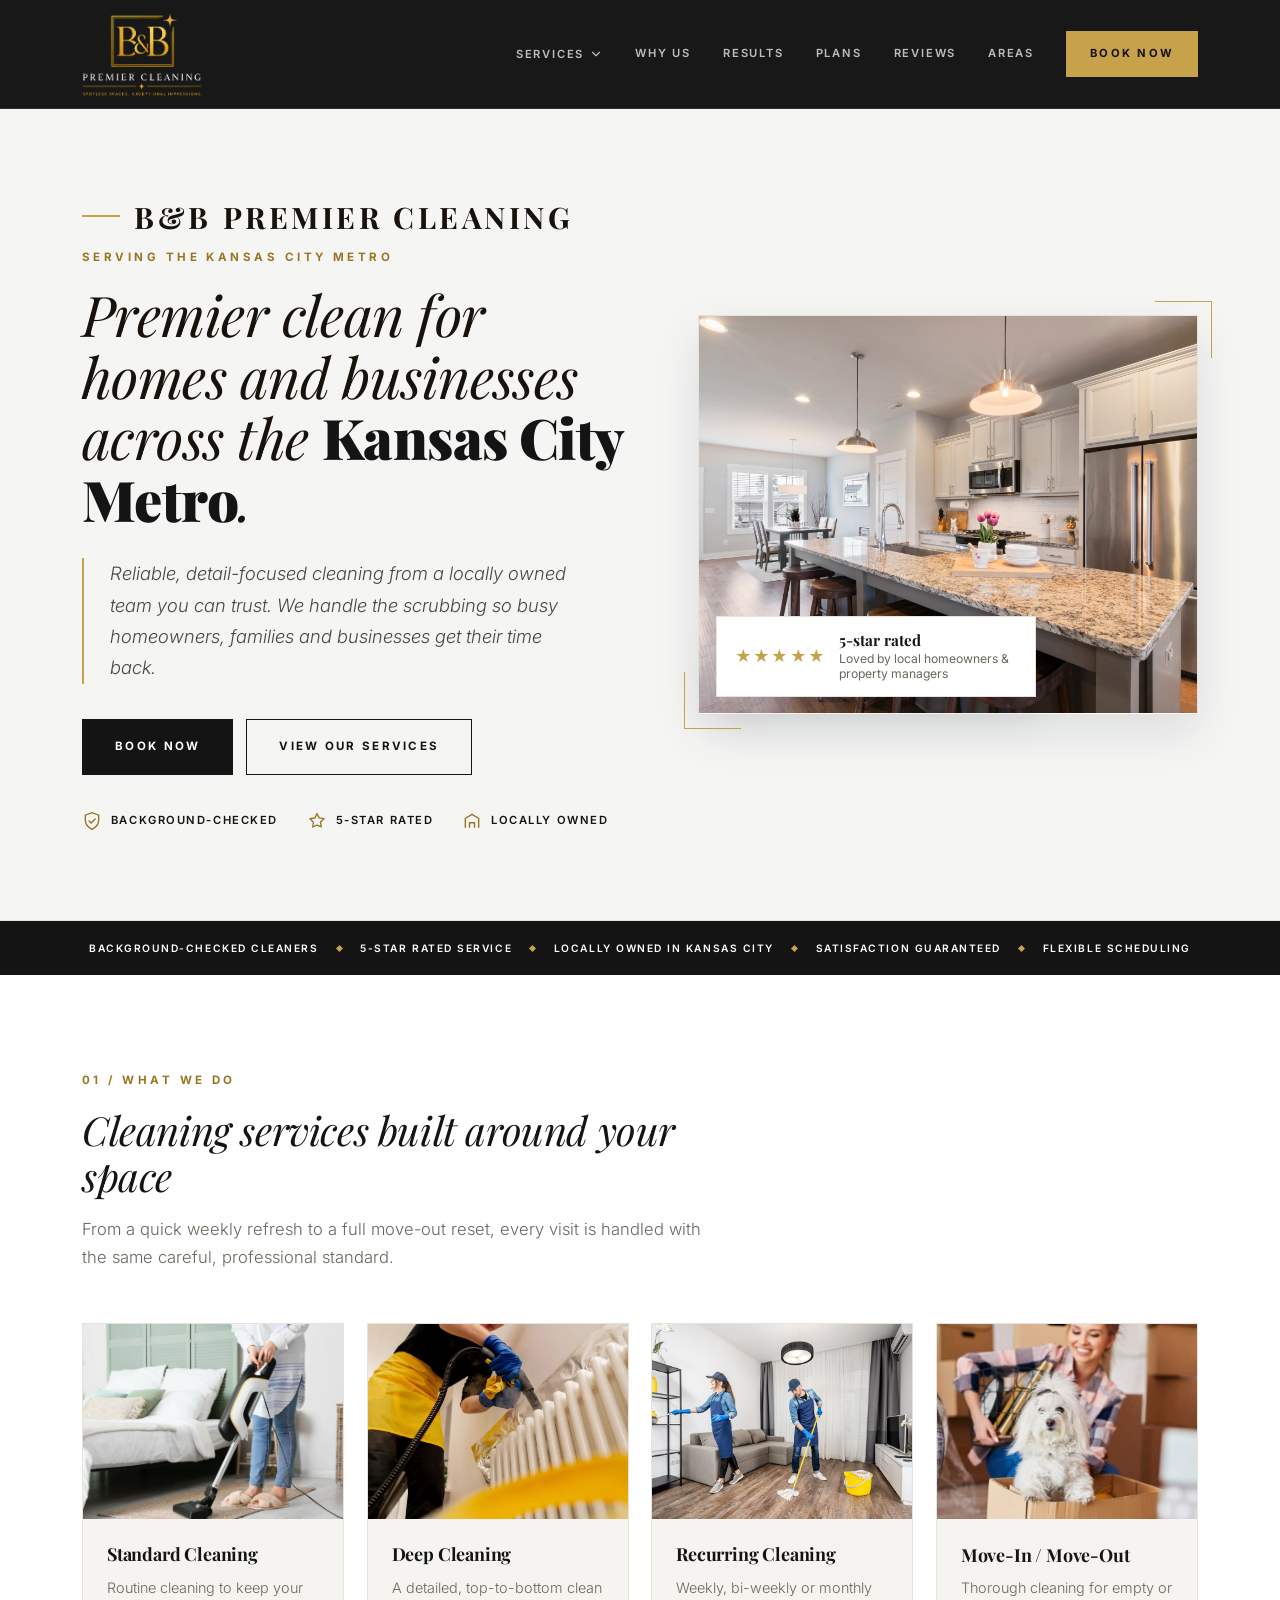
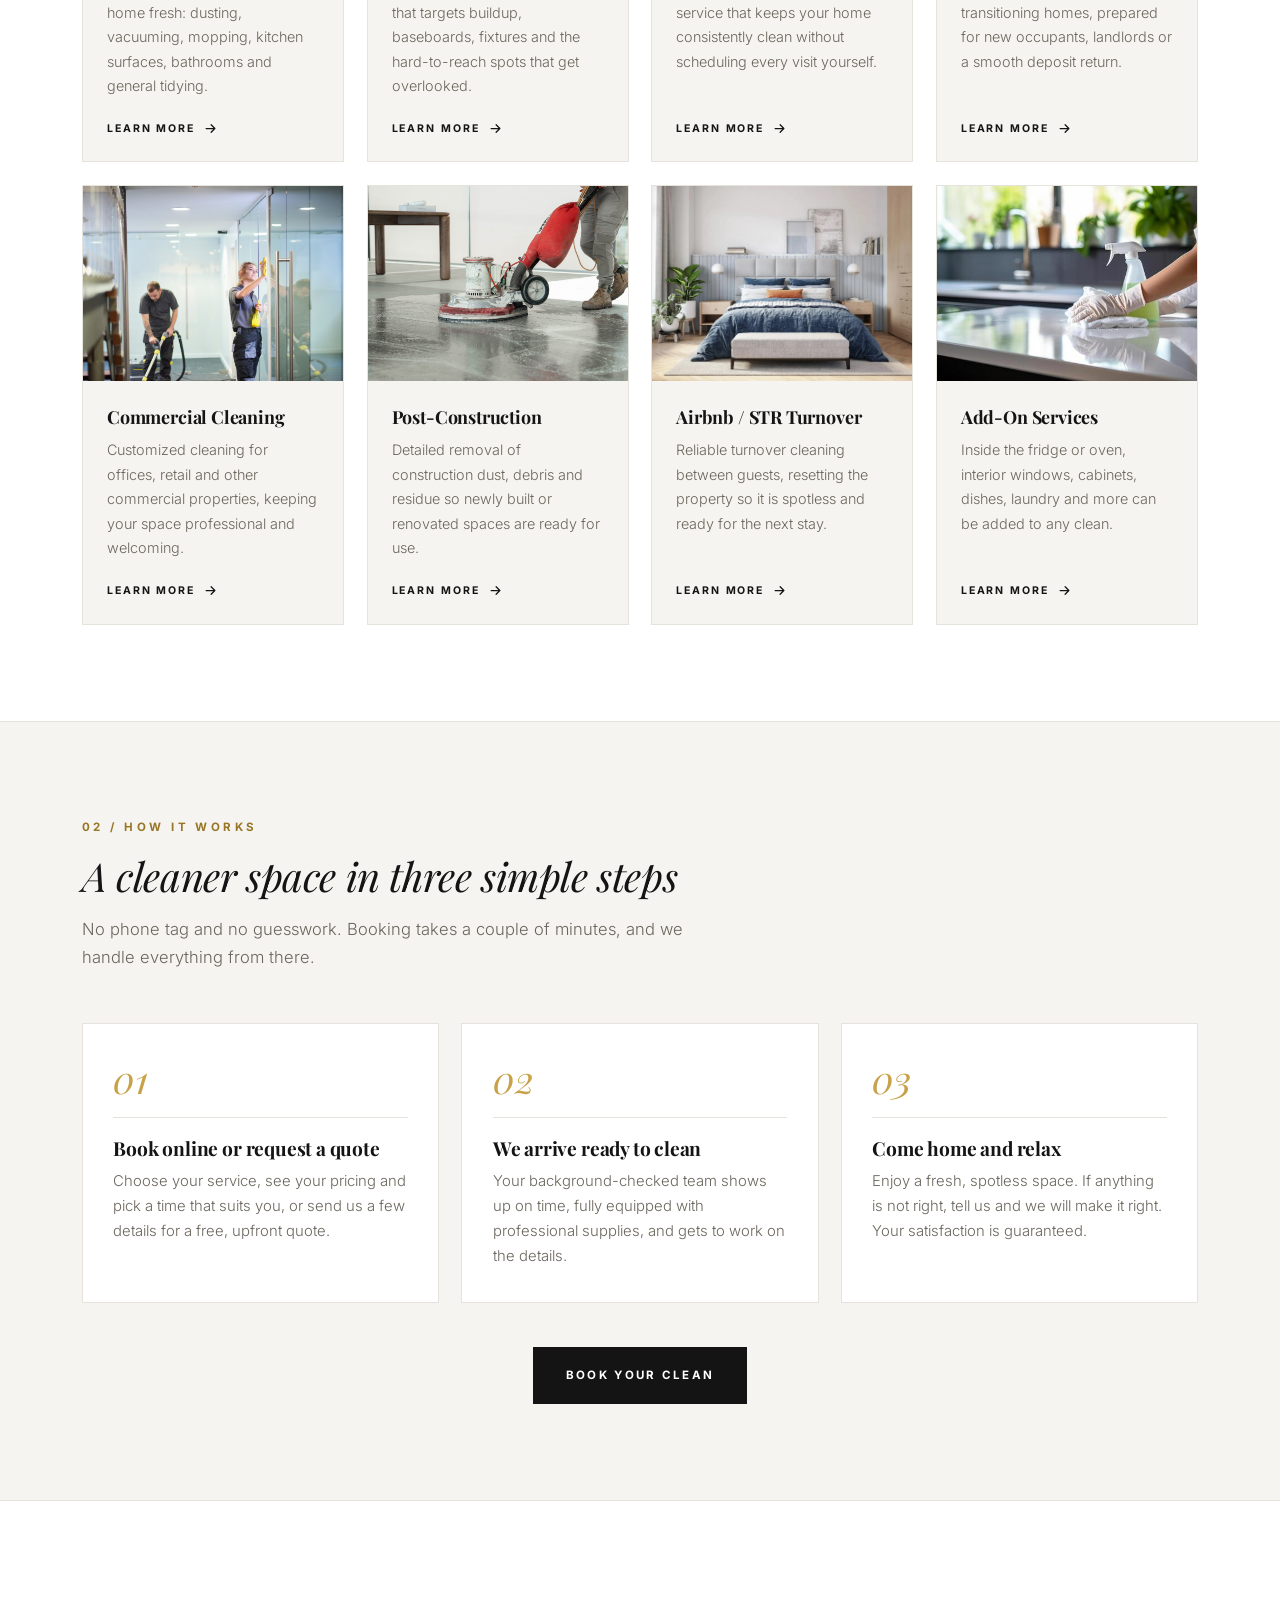
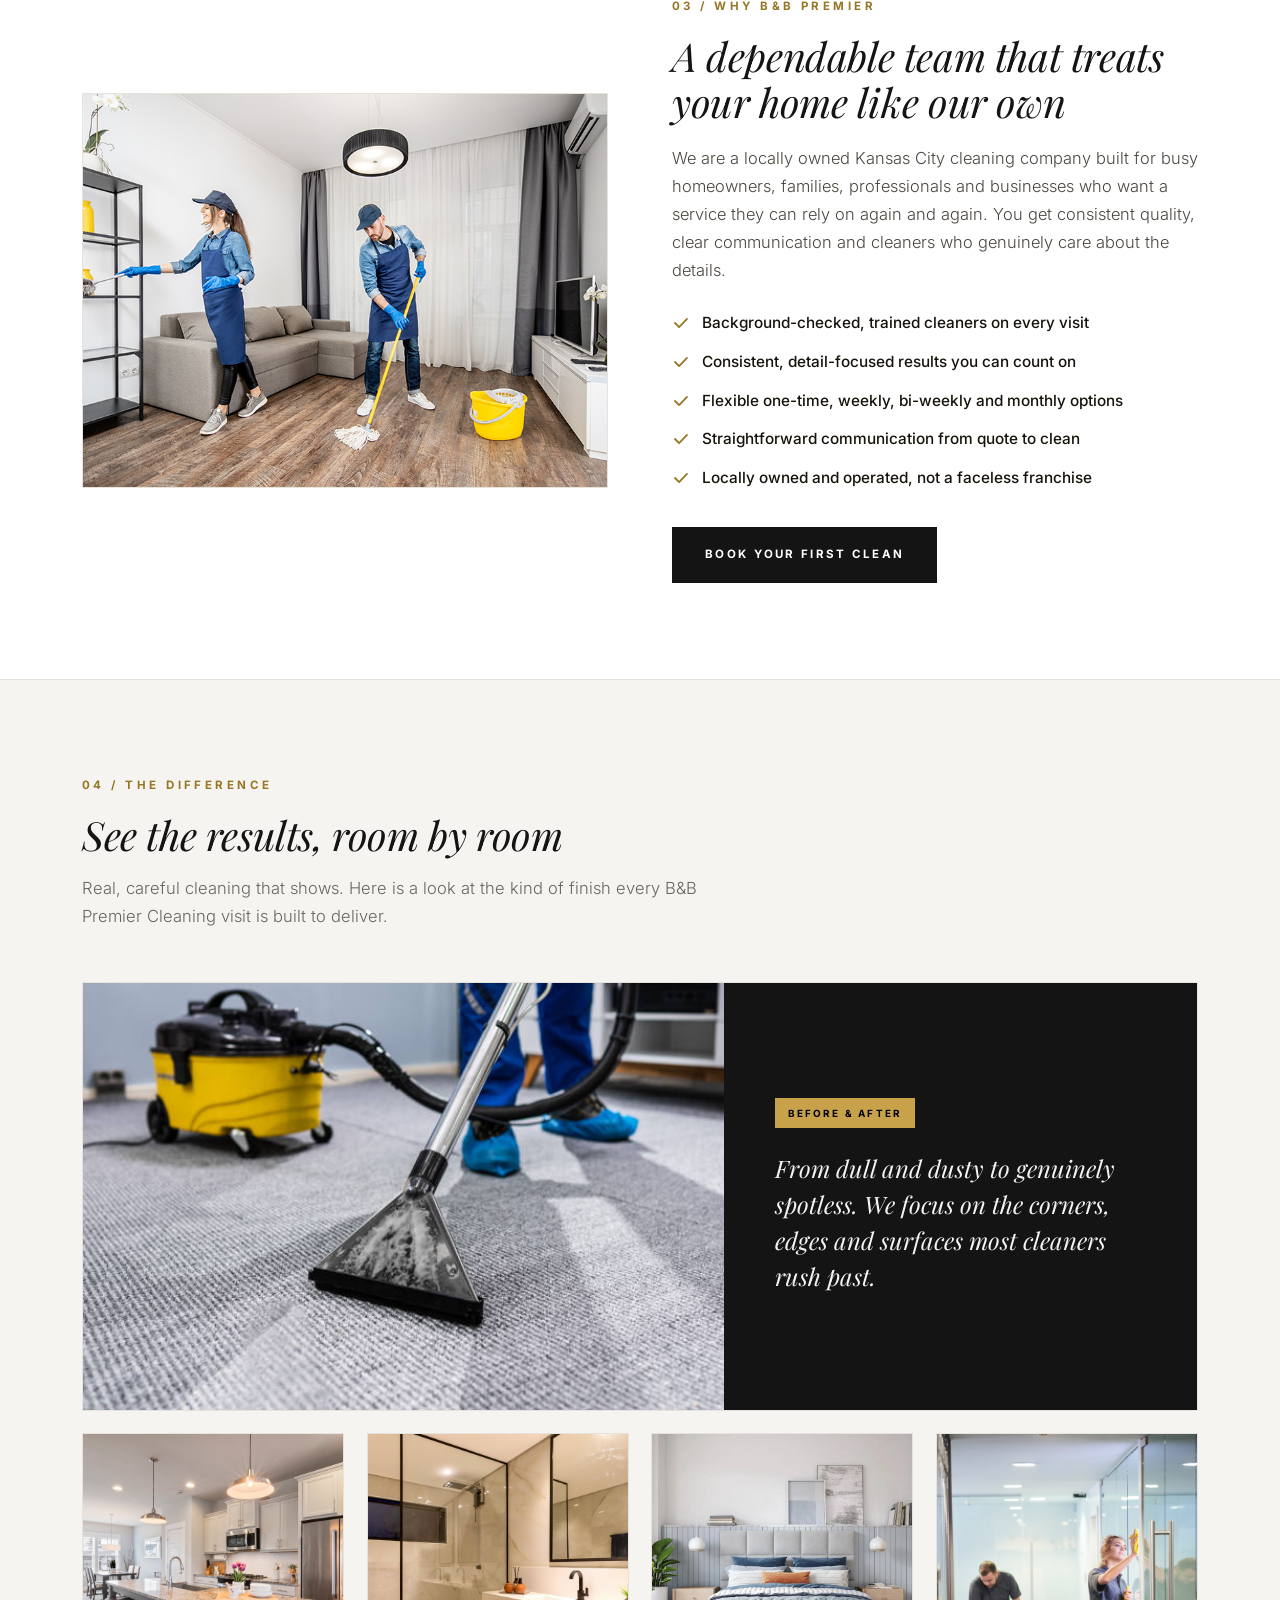
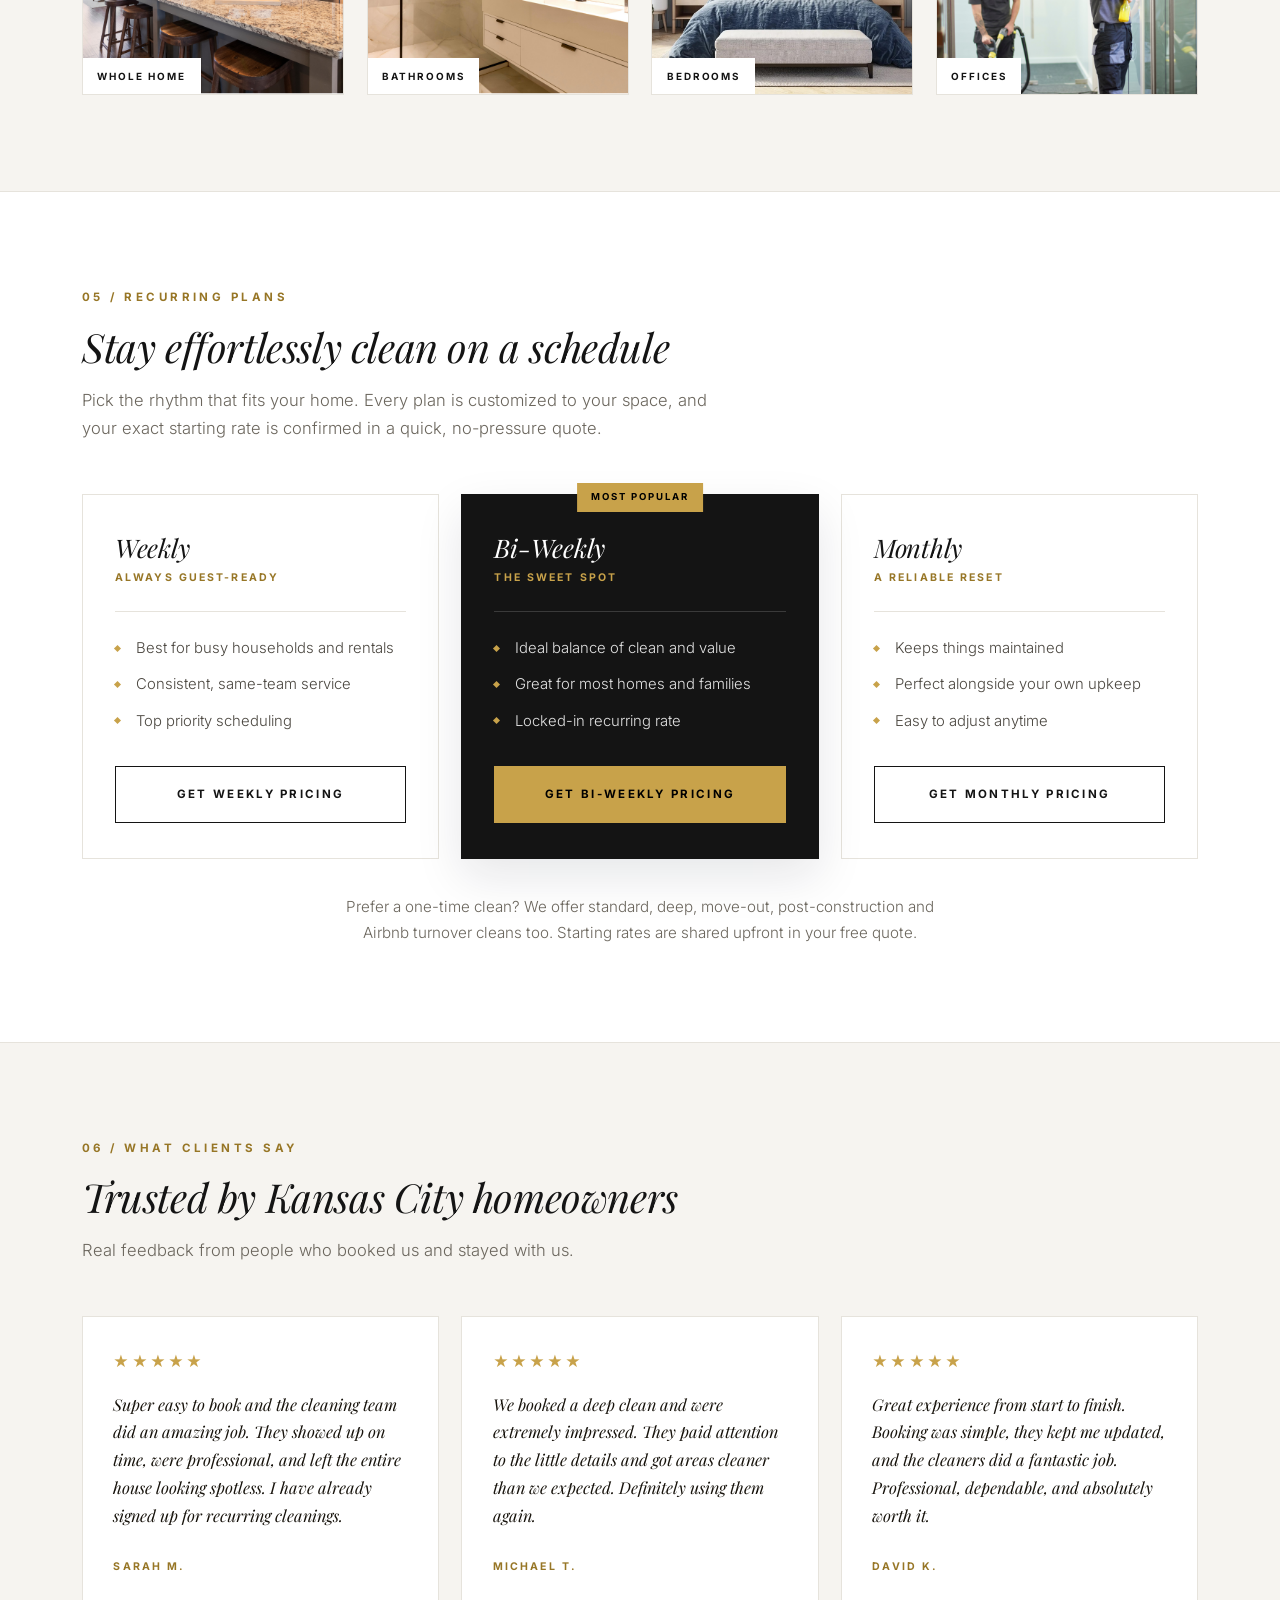
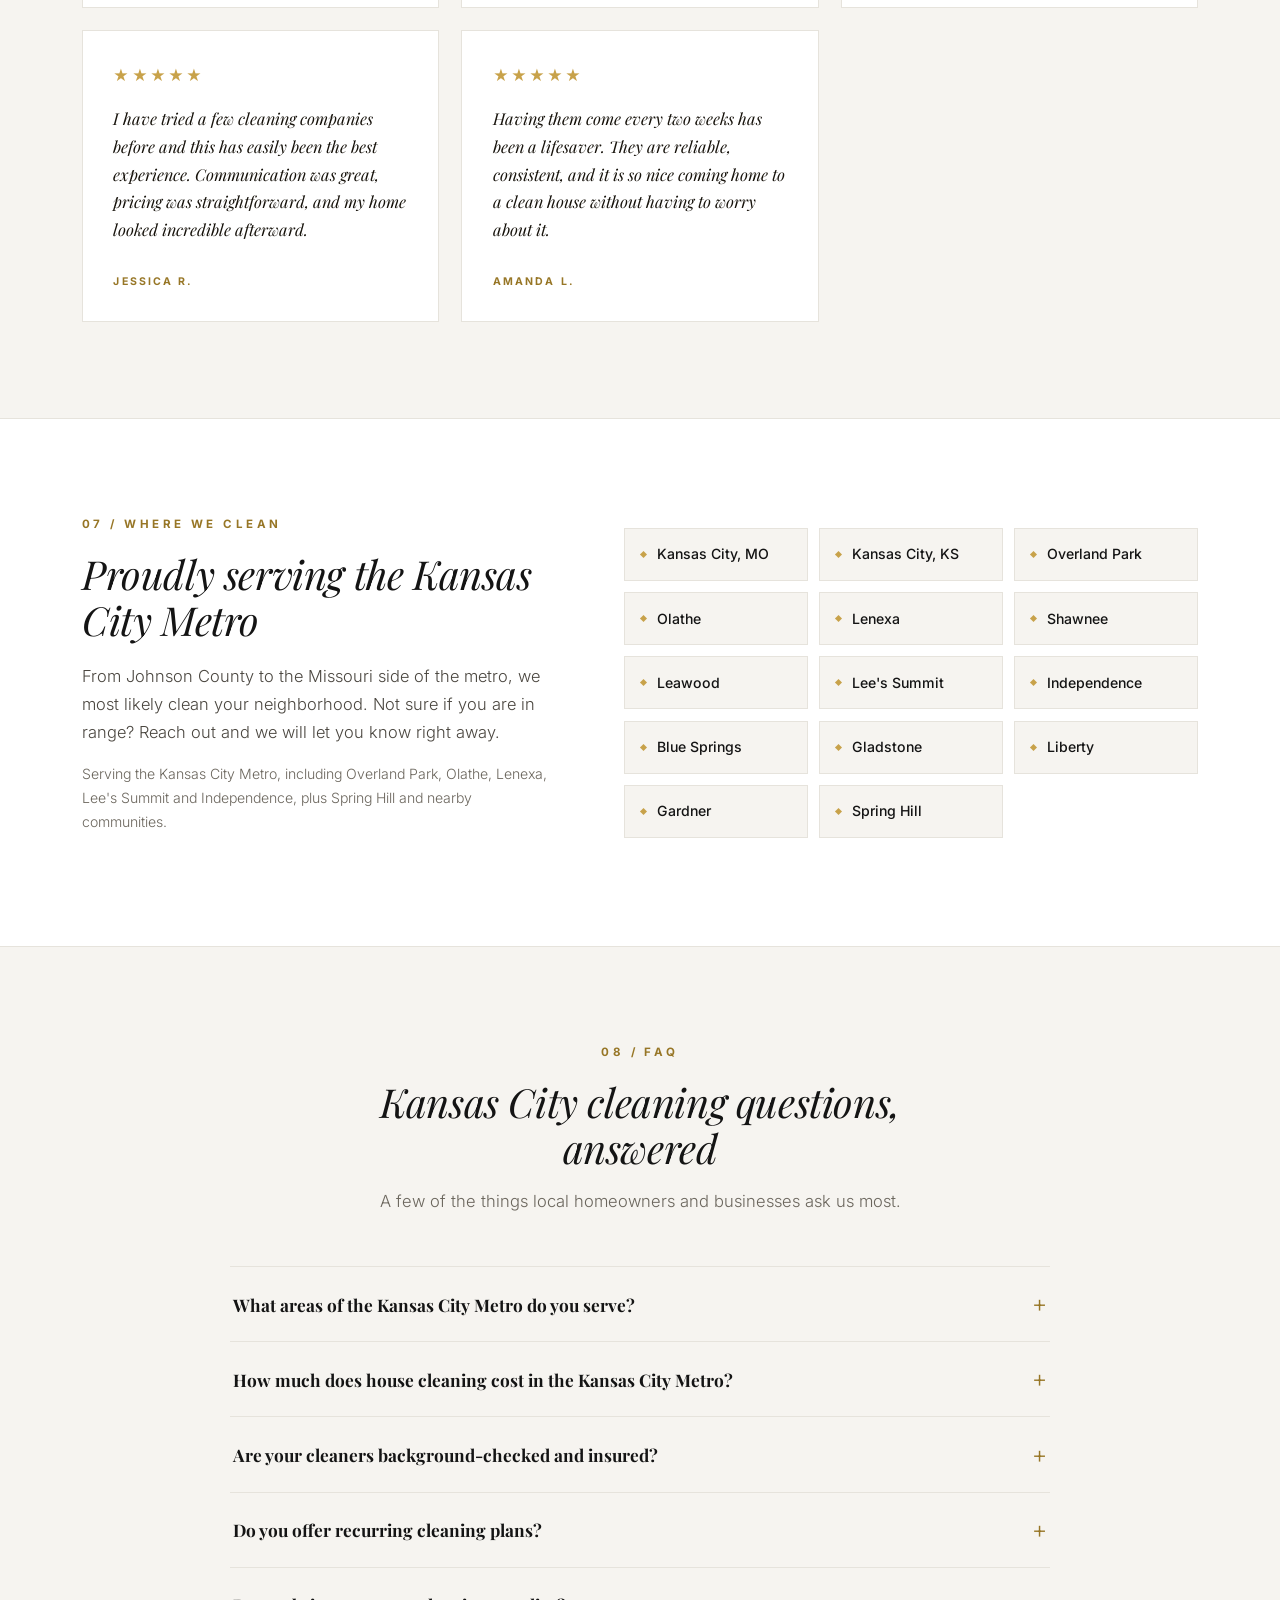
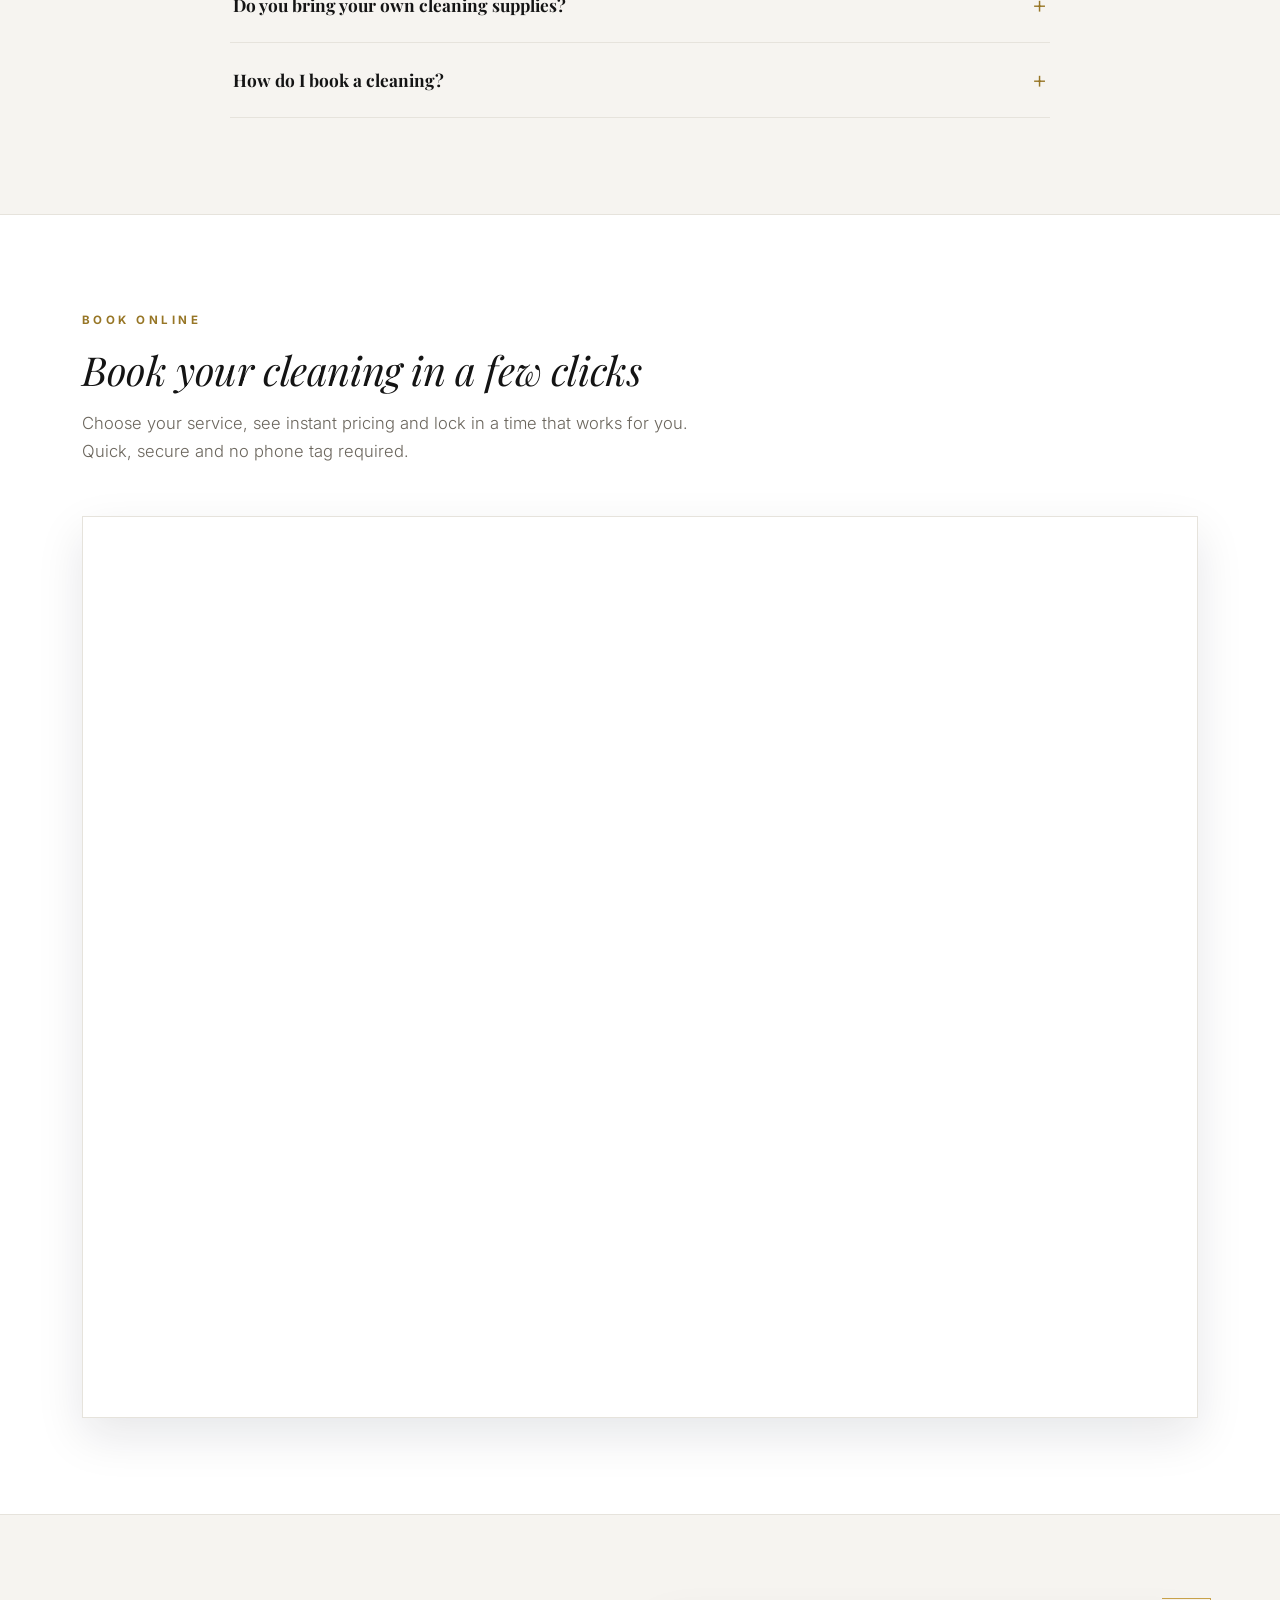
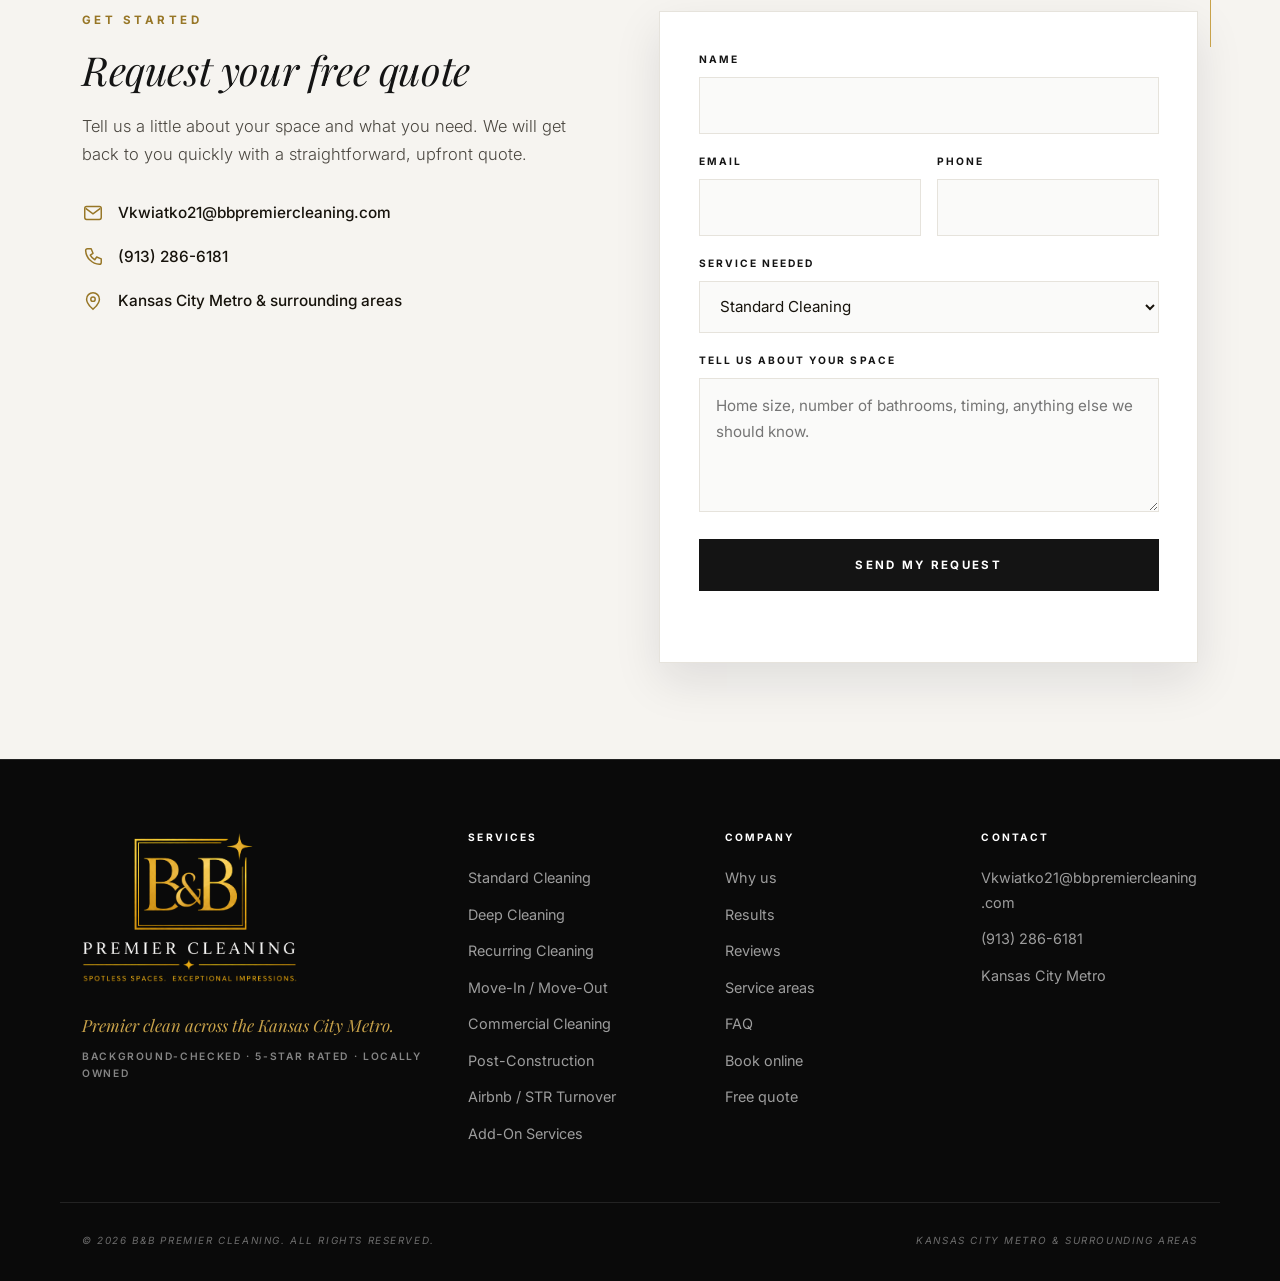
<file: index.html>
<!DOCTYPE html>
<html lang="en">
<head>
  <meta charset="UTF-8" />
  <meta name="viewport" content="width=device-width, initial-scale=1.0" />

  <!-- Primary SEO -->
  <title>House Cleaning in the Kansas City Metro | B&amp;B Premier Cleaning</title>
  <meta name="description" content="B&amp;B Premier Cleaning provides reliable house cleaning, deep cleaning, recurring, move-out and commercial cleaning across the Kansas City Metro. Background-checked, 5-star rated and locally owned. Request a free quote." />
  <meta name="keywords" content="house cleaning service Kansas City, home cleaning Kansas City Metro, maid service Kansas City, Overland Park house cleaning, Olathe house cleaning, deep cleaning, move out cleaning, recurring cleaning, commercial cleaning Kansas City, Airbnb turnover cleaning, cleaning services near me" />
  <meta name="author" content="B&amp;B Premier Cleaning" />
  <meta name="robots" content="index, follow, max-image-preview:large, max-snippet:-1, max-video-preview:-1" />
  <meta name="googlebot" content="index, follow, max-image-preview:large, max-snippet:-1, max-video-preview:-1" />
  <link rel="canonical" href="https://bbpremiercleaning.com/" />
  <meta name="theme-color" content="#0a0a0a" />
  <meta name="apple-mobile-web-app-title" content="B&amp;B Premier Cleaning" />

  <!-- Performance hints -->
  <link rel="preload" as="image" href="assets/hero.png" fetchpriority="high" />
  <link rel="preconnect" href="https://bbpremiercleaning.bookingkoala.com" crossorigin />
  <link rel="dns-prefetch" href="https://bbpremiercleaning.bookingkoala.com" />
  <link rel="manifest" href="site.webmanifest" />

  <!-- Local / Geo SEO -->
  <meta name="geo.region" content="US-KS" />
  <meta name="geo.placename" content="Kansas City Metro" />
  <meta name="geo.position" content="39.114200;-94.627500" />
  <meta name="ICBM" content="39.114200, -94.627500" />

  <!-- Open Graph -->
  <meta property="og:type" content="website" />
  <meta property="og:site_name" content="B&amp;B Premier Cleaning" />
  <meta property="og:title" content="House Cleaning in the Kansas City Metro | B&amp;B Premier Cleaning" />
  <meta property="og:description" content="Reliable, high-quality residential and commercial cleaning across the Kansas City Metro. Background-checked, 5-star rated, locally owned. Request your free quote today." />
  <meta property="og:url" content="https://bbpremiercleaning.com/" />
  <meta property="og:locale" content="en_US" />
  <meta property="og:image" content="https://bbpremiercleaning.com/assets/hero.png" />
  <meta property="og:image:type" content="image/png" />
  <meta property="og:image:width" content="1024" />
  <meta property="og:image:height" content="683" />
  <meta property="og:image:alt" content="A spotless, freshly cleaned open-plan kitchen in a Kansas City Metro home." />

  <!-- Twitter -->
  <meta name="twitter:card" content="summary_large_image" />
  <meta name="twitter:title" content="House Cleaning in the Kansas City Metro | B&amp;B Premier Cleaning" />
  <meta name="twitter:description" content="Reliable residential and commercial cleaning across the Kansas City Metro. Background-checked, 5-star rated, locally owned." />
  <meta name="twitter:image" content="https://bbpremiercleaning.com/assets/hero.png" />

  <!-- Icons -->
  <link rel="icon" type="image/svg+xml" href="assets/favicon.svg" />
  <link rel="apple-touch-icon" href="assets/favicon.svg" />

  <!-- Fonts -->
  <link rel="preconnect" href="https://fonts.googleapis.com" />
  <link rel="preconnect" href="https://fonts.gstatic.com" crossorigin />
  <link href="https://fonts.googleapis.com/css2?family=Inter:wght@300;400;500;600;700&family=Playfair+Display:ital,wght@0,400;0,700;0,900;1,400;1,700&display=swap" rel="stylesheet" />

  <link rel="stylesheet" href="css/styles.css" />

  <!-- Structured data -->
  <script type="application/ld+json">
  {
    "@context": "https://schema.org",
    "@graph": [
      {
        "@type": "WebSite",
        "@id": "https://bbpremiercleaning.com/#website",
        "url": "https://bbpremiercleaning.com/",
        "name": "B&B Premier Cleaning",
        "inLanguage": "en-US",
        "publisher": { "@id": "https://bbpremiercleaning.com/#business" }
      },
      {
        "@type": ["HouseCleaningService", "LocalBusiness"],
        "@id": "https://bbpremiercleaning.com/#business",
        "name": "B&B Premier Cleaning",
        "image": "https://bbpremiercleaning.com/assets/hero.png",
        "logo": "https://bbpremiercleaning.com/assets/favicon.svg",
        "url": "https://bbpremiercleaning.com/",
        "email": "Vkwiatko21@bbpremiercleaning.com",
        "telephone": "+1-913-286-6181",
        "priceRange": "$$",
        "slogan": "Premier Clean, Every Time",
        "foundingDate": "2025",
        "currenciesAccepted": "USD",
        "paymentAccepted": "Cash, Credit Card",
        "description": "Reliable, high-quality residential and commercial cleaning services across the Kansas City Metro. Background-checked, 5-star rated and locally owned.",
        "knowsAbout": ["House cleaning", "Deep cleaning", "Move-out cleaning", "Recurring cleaning", "Commercial cleaning", "Post-construction cleaning", "Airbnb turnover cleaning", "Maid service"],
        "address": {
          "@type": "PostalAddress",
          "addressLocality": "Kansas City",
          "addressRegion": "KS",
          "addressCountry": "US"
        },
        "geo": {
          "@type": "GeoCoordinates",
          "latitude": 39.114200,
          "longitude": -94.627500
        },
        "serviceArea": {
          "@type": "GeoCircle",
          "geoMidpoint": { "@type": "GeoCoordinates", "latitude": 39.114200, "longitude": -94.627500 },
          "geoRadius": 60000
        },
        "areaServed": [
          { "@type": "AdministrativeArea", "name": "Kansas City Metropolitan Area", "sameAs": "https://en.wikipedia.org/wiki/Kansas_City_metropolitan_area" },
          { "@type": "City", "name": "Kansas City, Missouri" },
          { "@type": "City", "name": "Kansas City, Kansas" },
          { "@type": "City", "name": "Overland Park" },
          { "@type": "City", "name": "Olathe" },
          { "@type": "City", "name": "Lenexa" },
          { "@type": "City", "name": "Shawnee" },
          { "@type": "City", "name": "Leawood" },
          { "@type": "City", "name": "Lee's Summit" },
          { "@type": "City", "name": "Independence" },
          { "@type": "City", "name": "Blue Springs" },
          { "@type": "City", "name": "Gladstone" },
          { "@type": "City", "name": "Liberty" },
          { "@type": "City", "name": "Gardner" },
          { "@type": "City", "name": "Spring Hill" }
        ],
        "openingHoursSpecification": [
          {
            "@type": "OpeningHoursSpecification",
            "dayOfWeek": ["Monday","Tuesday","Wednesday","Thursday","Friday","Saturday"],
            "opens": "08:00",
            "closes": "18:00"
          }
        ],
        "hasOfferCatalog": {
          "@type": "OfferCatalog",
          "name": "Cleaning Services",
          "itemListElement": [
            { "@type": "Offer", "itemOffered": { "@type": "Service", "name": "Standard Cleaning", "url": "https://bbpremiercleaning.com/services/standard-cleaning/" } },
            { "@type": "Offer", "itemOffered": { "@type": "Service", "name": "Deep Cleaning", "url": "https://bbpremiercleaning.com/services/deep-cleaning/" } },
            { "@type": "Offer", "itemOffered": { "@type": "Service", "name": "Recurring Cleaning", "url": "https://bbpremiercleaning.com/services/recurring-cleaning/" } },
            { "@type": "Offer", "itemOffered": { "@type": "Service", "name": "Move-In / Move-Out Cleaning", "url": "https://bbpremiercleaning.com/services/move-in-out-cleaning/" } },
            { "@type": "Offer", "itemOffered": { "@type": "Service", "name": "Commercial Cleaning", "url": "https://bbpremiercleaning.com/services/commercial-cleaning/" } },
            { "@type": "Offer", "itemOffered": { "@type": "Service", "name": "Post-Construction Cleaning", "url": "https://bbpremiercleaning.com/services/post-construction-cleaning/" } },
            { "@type": "Offer", "itemOffered": { "@type": "Service", "name": "Airbnb / STR Turnover Cleaning", "url": "https://bbpremiercleaning.com/services/airbnb-str-cleaning/" } },
            { "@type": "Offer", "itemOffered": { "@type": "Service", "name": "Add-On Services", "url": "https://bbpremiercleaning.com/services/add-on-services/" } }
          ]
        },
        "review": [
          { "@type": "Review", "author": { "@type": "Person", "name": "Sarah M." }, "reviewRating": { "@type": "Rating", "ratingValue": "5", "bestRating": "5" }, "reviewBody": "Super easy to book and the cleaning team did an amazing job. They showed up on time, were professional, and left the entire house looking spotless." },
          { "@type": "Review", "author": { "@type": "Person", "name": "Jessica R." }, "reviewRating": { "@type": "Rating", "ratingValue": "5", "bestRating": "5" }, "reviewBody": "The best experience I have had with a cleaning company. Communication was great, pricing was straightforward, and my home looked incredible afterward." },
          { "@type": "Review", "author": { "@type": "Person", "name": "Michael T." }, "reviewRating": { "@type": "Rating", "ratingValue": "5", "bestRating": "5" }, "reviewBody": "We booked a deep clean and were extremely impressed. They paid attention to the little details and got areas cleaner than we expected." }
        ]
      }
    ]
  }
  </script>

  <!-- Structured data: FAQ -->
  <script type="application/ld+json">
  {
    "@context": "https://schema.org",
    "@type": "FAQPage",
    "mainEntity": [
      {
        "@type": "Question",
        "name": "What areas of the Kansas City Metro do you serve?",
        "acceptedAnswer": { "@type": "Answer", "text": "We serve the Kansas City Metro on both sides of the state line, including Kansas City, Overland Park, Olathe, Lenexa, Shawnee, Leawood, Lee's Summit, Independence, Blue Springs, Gladstone, Liberty, Gardner and Spring Hill. Not sure if you are in range? Reach out and we will confirm right away." }
      },
      {
        "@type": "Question",
        "name": "How much does house cleaning cost in the Kansas City Metro?",
        "acceptedAnswer": { "@type": "Answer", "text": "Every home is different, so your price depends on the size of your space, its condition and how often you would like service. We provide a straightforward, upfront quote before we start, and recurring plans come with locked-in rates. Request a free quote to see your starting price." }
      },
      {
        "@type": "Question",
        "name": "Are your cleaners background-checked and insured?",
        "acceptedAnswer": { "@type": "Answer", "text": "Yes. B&B Premier Cleaning is locally owned and every cleaner is background-checked and trained. We treat your home and business with professional care on every visit." }
      },
      {
        "@type": "Question",
        "name": "Do you offer recurring cleaning plans?",
        "acceptedAnswer": { "@type": "Answer", "text": "Absolutely. We offer weekly, bi-weekly and monthly recurring plans, plus one-time standard, deep, move-in and move-out, post-construction and Airbnb turnover cleans." }
      },
      {
        "@type": "Question",
        "name": "Do you bring your own cleaning supplies?",
        "acceptedAnswer": { "@type": "Answer", "text": "Yes, our team arrives fully equipped with professional supplies and equipment. If you have specific product preferences, just let us know and we are happy to accommodate." }
      },
      {
        "@type": "Question",
        "name": "How do I book a cleaning?",
        "acceptedAnswer": { "@type": "Answer", "text": "You can book online in a few clicks using our booking tool, or request a free quote and we will get right back to you." }
      }
    ]
  }
  </script>
</head>

<body>
  <a class="skip-link" href="#main">Skip to content</a>

  <!-- ===== Header ===== -->
  <header class="site-header" id="top">
    <div class="wrap header-inner">
      <a class="brand" href="#top" aria-label="B&amp;B Premier Cleaning home">
        <img class="brand-logo" src="assets/logo-tight.png" width="1101" height="769" alt="B&amp;B Premier Cleaning logo" />
        <span class="brand-stack" aria-hidden="true">
          <img class="brand-emblem" src="assets/logo-emblem.png" width="615" height="507" alt="" />
          <span class="bs-name">Premier Cleaning</span>
          <span class="bs-sub">Residential &amp; Commercial Cleaning</span>
          <span class="bs-area">Serving the Kansas City Metro</span>
        </span>
      </a>

      <nav class="nav" id="nav" aria-label="Primary">
        <div class="nav-item has-dropdown">
          <button type="button" class="nav-link" aria-haspopup="true" aria-expanded="false">
            Services
            <svg viewBox="0 0 24 24" aria-hidden="true"><path d="m6 9 6 6 6-6" fill="none" stroke="currentColor" stroke-width="2" stroke-linecap="round" stroke-linejoin="round"/></svg>
          </button>
          <div class="dropdown">
            <a class="dd-all" href="#services">All services</a>
            <a href="services/standard-cleaning/">Standard Cleaning</a>
            <a href="services/deep-cleaning/">Deep Cleaning</a>
            <a href="services/recurring-cleaning/">Recurring Cleaning</a>
            <a href="services/move-in-out-cleaning/">Move-In / Move-Out</a>
            <a href="services/commercial-cleaning/">Commercial Cleaning</a>
            <a href="services/post-construction-cleaning/">Post-Construction</a>
            <a href="services/airbnb-str-cleaning/">Airbnb / STR Turnover</a>
            <a href="services/add-on-services/">Add-On Services</a>
          </div>
        </div>
        <a href="#why">Why us</a>
        <a href="#results">Results</a>
        <a href="#plans">Plans</a>
        <a href="#reviews">Reviews</a>
        <a href="#areas">Areas</a>
        <a class="nav-cta" href="#book">Book now</a>
      </nav>

      <button class="nav-toggle" id="navToggle" aria-label="Open menu" aria-expanded="false" aria-controls="nav">
        <span></span><span></span><span></span>
      </button>
    </div>
  </header>

  <main id="main">

    <!-- ===== Hero ===== -->
    <section class="hero">
      <div class="hero-bg" aria-hidden="true"></div>
      <div class="wrap hero-grid">
        <div class="hero-copy">
          <p class="hero-brand"><span class="hb-title"><span class="hb-mark">B&amp;B</span> <span class="hb-name">Premier Cleaning</span></span><span class="hb-sub">Residential &amp; Commercial Cleaning</span></p>
          <p class="eyebrow">Serving the Kansas City Metro</p>
          <h1>Premier clean for homes and businesses across the <span class="hl">Kansas City Metro</span>.</h1>
          <p class="lead">Reliable, detail-focused cleaning from a locally owned team you can trust. We handle the scrubbing so busy homeowners, families and businesses get their time back.</p>
          <div class="hero-actions">
            <a class="btn btn-primary" href="#book">Book now</a>
            <a class="btn btn-ghost" href="#services">View our services</a>
          </div>
          <ul class="hero-trust">
            <li>
              <svg viewBox="0 0 24 24" aria-hidden="true"><path d="M12 2 4 5v6c0 5 3.4 8.5 8 11 4.6-2.5 8-6 8-11V5z" fill="none" stroke="currentColor" stroke-width="1.7"/><path d="m8.5 12 2.4 2.4L15.8 9.6" fill="none" stroke="currentColor" stroke-width="1.7" stroke-linecap="round" stroke-linejoin="round"/></svg>
              Background-checked
            </li>
            <li>
              <svg viewBox="0 0 24 24" aria-hidden="true"><path d="m12 3 2.6 5.3 5.9.9-4.3 4.1 1 5.8L12 16.9 6.8 19.2l1-5.8L3.5 9.3l5.9-.9z" fill="none" stroke="currentColor" stroke-width="1.6" stroke-linejoin="round"/></svg>
              5-star rated
            </li>
            <li>
              <svg viewBox="0 0 24 24" aria-hidden="true"><path d="M4 20V9l8-5 8 5v11" fill="none" stroke="currentColor" stroke-width="1.7" stroke-linejoin="round"/><path d="M9 20v-6h6v6" fill="none" stroke="currentColor" stroke-width="1.7" stroke-linejoin="round"/></svg>
              Locally owned
            </li>
          </ul>
        </div>

        <div class="hero-media">
          <div class="hero-media-frame">
            <img src="assets/hero.png" width="1024" height="683" alt="A spotless, freshly cleaned open-plan kitchen in a Kansas City Metro home" fetchpriority="high" />
          </div>
          <div class="hero-badge">
            <span class="hero-badge-stars" aria-hidden="true">★★★★★</span>
            <div>
              <strong>5-star rated</strong>
              <span>Loved by local homeowners &amp; property managers</span>
            </div>
          </div>
        </div>
      </div>
    </section>

    <!-- ===== Marquee / trust bar ===== -->
    <div class="trustbar" aria-label="What you can count on">
      <div class="wrap trustbar-inner">
        <span>Background-Checked Cleaners</span>
        <span class="dot" aria-hidden="true"></span>
        <span>5-Star Rated Service</span>
        <span class="dot" aria-hidden="true"></span>
        <span>Locally Owned in Kansas City</span>
        <span class="dot" aria-hidden="true"></span>
        <span>Satisfaction Guaranteed</span>
        <span class="dot" aria-hidden="true"></span>
        <span>Flexible Scheduling</span>
      </div>
    </div>

    <!-- ===== Services ===== -->
    <section class="section" id="services">
      <div class="wrap">
        <header class="section-head">
          <p class="eyebrow">01 / What we do</p>
          <h2>Cleaning services built around your space</h2>
          <p class="section-sub">From a quick weekly refresh to a full move-out reset, every visit is handled with the same careful, professional standard.</p>
        </header>

        <div class="cards">
          <a class="card" href="services/standard-cleaning/">
            <div class="card-media"><img src="assets/svc-standard.jpg" width="1281" height="852" alt="A cleaner vacuuming a bright, tidy bedroom" loading="lazy" /></div>
            <div class="card-body">
              <h3>Standard Cleaning</h3>
              <p>Routine cleaning to keep your home fresh: dusting, vacuuming, mopping, kitchen surfaces, bathrooms and general tidying.</p>
              <span class="card-link">Learn more <svg viewBox="0 0 24 24" aria-hidden="true"><path d="M5 12h14M13 6l6 6-6 6" fill="none" stroke="currentColor" stroke-width="2" stroke-linecap="round" stroke-linejoin="round"/></svg></span>
            </div>
          </a>
          <a class="card" href="services/deep-cleaning/">
            <div class="card-media"><img src="assets/svc-deep.jpg" width="1281" height="765" alt="A cleaner steam cleaning fixtures during a detailed deep clean" loading="lazy" /></div>
            <div class="card-body">
              <h3>Deep Cleaning</h3>
              <p>A detailed, top-to-bottom clean that targets buildup, baseboards, fixtures and the hard-to-reach spots that get overlooked.</p>
              <span class="card-link">Learn more <svg viewBox="0 0 24 24" aria-hidden="true"><path d="M5 12h14M13 6l6 6-6 6" fill="none" stroke="currentColor" stroke-width="2" stroke-linecap="round" stroke-linejoin="round"/></svg></span>
            </div>
          </a>
          <a class="card" href="services/recurring-cleaning/">
            <div class="card-media"><img src="assets/team.jpg" width="1024" height="574" alt="Two uniformed cleaners dusting and mopping a tidy living room" loading="lazy" /></div>
            <div class="card-body">
              <h3>Recurring Cleaning</h3>
              <p>Weekly, bi-weekly or monthly service that keeps your home consistently clean without scheduling every visit yourself.</p>
              <span class="card-link">Learn more <svg viewBox="0 0 24 24" aria-hidden="true"><path d="M5 12h14M13 6l6 6-6 6" fill="none" stroke="currentColor" stroke-width="2" stroke-linecap="round" stroke-linejoin="round"/></svg></span>
            </div>
          </a>
          <a class="card" href="services/move-in-out-cleaning/">
            <div class="card-media"><img src="assets/svc-moving.jpg" width="600" height="600" alt="A cleaner preparing an empty home for its next occupants" loading="lazy" /></div>
            <div class="card-body">
              <h3>Move-In / Move-Out</h3>
              <p>Thorough cleaning for empty or transitioning homes, prepared for new occupants, landlords or a smooth deposit return.</p>
              <span class="card-link">Learn more <svg viewBox="0 0 24 24" aria-hidden="true"><path d="M5 12h14M13 6l6 6-6 6" fill="none" stroke="currentColor" stroke-width="2" stroke-linecap="round" stroke-linejoin="round"/></svg></span>
            </div>
          </a>
          <a class="card" href="services/commercial-cleaning/">
            <div class="card-media"><img src="assets/gallery-office.png" width="1080" height="720" alt="A commercial cleaning team detailing a modern office" loading="lazy" /></div>
            <div class="card-body">
              <h3>Commercial Cleaning</h3>
              <p>Customized cleaning for offices, retail and other commercial properties, keeping your space professional and welcoming.</p>
              <span class="card-link">Learn more <svg viewBox="0 0 24 24" aria-hidden="true"><path d="M5 12h14M13 6l6 6-6 6" fill="none" stroke="currentColor" stroke-width="2" stroke-linecap="round" stroke-linejoin="round"/></svg></span>
            </div>
          </a>
          <a class="card" href="services/post-construction-cleaning/">
            <div class="card-media"><img src="assets/svc-construction.jpg" width="2048" height="1365" alt="A cleaner clearing dust and debris after a renovation" loading="lazy" /></div>
            <div class="card-body">
              <h3>Post-Construction</h3>
              <p>Detailed removal of construction dust, debris and residue so newly built or renovated spaces are ready for use.</p>
              <span class="card-link">Learn more <svg viewBox="0 0 24 24" aria-hidden="true"><path d="M5 12h14M13 6l6 6-6 6" fill="none" stroke="currentColor" stroke-width="2" stroke-linecap="round" stroke-linejoin="round"/></svg></span>
            </div>
          </a>
          <a class="card" href="services/airbnb-str-cleaning/">
            <div class="card-media"><img src="assets/gallery-bed.jpg" width="1290" height="862" alt="A freshly made, guest-ready bedroom with natural light" loading="lazy" /></div>
            <div class="card-body">
              <h3>Airbnb / STR Turnover</h3>
              <p>Reliable turnover cleaning between guests, resetting the property so it is spotless and ready for the next stay.</p>
              <span class="card-link">Learn more <svg viewBox="0 0 24 24" aria-hidden="true"><path d="M5 12h14M13 6l6 6-6 6" fill="none" stroke="currentColor" stroke-width="2" stroke-linecap="round" stroke-linejoin="round"/></svg></span>
            </div>
          </a>
          <a class="card" href="services/add-on-services/">
            <div class="card-media"><img src="assets/svc-addon.jpg" width="625" height="350" alt="A gloved cleaner wiping down a gleaming kitchen counter" loading="lazy" /></div>
            <div class="card-body">
              <h3>Add-On Services</h3>
              <p>Inside the fridge or oven, interior windows, cabinets, dishes, laundry and more can be added to any clean.</p>
              <span class="card-link">Learn more <svg viewBox="0 0 24 24" aria-hidden="true"><path d="M5 12h14M13 6l6 6-6 6" fill="none" stroke="currentColor" stroke-width="2" stroke-linecap="round" stroke-linejoin="round"/></svg></span>
            </div>
          </a>
        </div>
      </div>
    </section>

    <!-- ===== How it works ===== -->
    <section class="section section-alt" id="how">
      <div class="wrap">
        <header class="section-head">
          <p class="eyebrow">02 / How it works</p>
          <h2>A cleaner space in three simple steps</h2>
          <p class="section-sub">No phone tag and no guesswork. Booking takes a couple of minutes, and we handle everything from there.</p>
        </header>

        <ol class="steps">
          <li class="step">
            <h3>Book online or request a quote</h3>
            <p>Choose your service, see your pricing and pick a time that suits you, or send us a few details for a free, upfront quote.</p>
          </li>
          <li class="step">
            <h3>We arrive ready to clean</h3>
            <p>Your background-checked team shows up on time, fully equipped with professional supplies, and gets to work on the details.</p>
          </li>
          <li class="step">
            <h3>Come home and relax</h3>
            <p>Enjoy a fresh, spotless space. If anything is not right, tell us and we will make it right. Your satisfaction is guaranteed.</p>
          </li>
        </ol>
        <div class="steps-cta"><a class="btn btn-primary" href="#book">Book your clean</a></div>
      </div>
    </section>

    <!-- ===== Why us / about ===== -->
    <section class="section" id="why">
      <div class="wrap why-grid">
        <div class="why-media">
          <img src="assets/team.jpg" width="1200" height="675" alt="Two uniformed B&amp;B Premier Cleaning cleaners dusting and mopping a tidy living room" loading="lazy" />
        </div>
        <div class="why-copy">
          <p class="eyebrow">03 / Why B&amp;B Premier</p>
          <h2>A dependable team that treats your home like our own</h2>
          <p>We are a locally owned Kansas City cleaning company built for busy homeowners, families, professionals and businesses who want a service they can rely on again and again. You get consistent quality, clear communication and cleaners who genuinely care about the details.</p>
          <ul class="checks">
            <li>Background-checked, trained cleaners on every visit</li>
            <li>Consistent, detail-focused results you can count on</li>
            <li>Flexible one-time, weekly, bi-weekly and monthly options</li>
            <li>Straightforward communication from quote to clean</li>
            <li>Locally owned and operated, not a faceless franchise</li>
          </ul>
          <a class="btn btn-primary" href="#book">Book your first clean</a>
        </div>
      </div>
    </section>

    <!-- ===== Results / before & after ===== -->
    <!-- Client tip: swap the images below with your own before/after job photos when ready. -->
    <section class="section section-alt" id="results">
      <div class="wrap">
        <header class="section-head">
          <p class="eyebrow">04 / The difference</p>
          <h2>See the results, room by room</h2>
          <p class="section-sub">Real, careful cleaning that shows. Here is a look at the kind of finish every B&amp;B Premier Cleaning visit is built to deliver.</p>
        </header>

        <div class="results-feature">
          <img src="assets/results.jpg" width="1200" height="800" alt="A professional vacuum leaving a bright, clean stripe across a carpet, showing the before and after difference" loading="lazy" />
          <div class="results-caption">
            <span class="tag">Before &amp; after</span>
            <p>From dull and dusty to genuinely spotless. We focus on the corners, edges and surfaces most cleaners rush past.</p>
          </div>
        </div>

        <div class="gallery">
          <figure><img src="assets/gallery-home.png" width="1024" height="683" alt="A spotless open-plan kitchen and living area in a Kansas City Metro home" loading="lazy" /><figcaption>Whole home</figcaption></figure>
          <figure><img src="assets/gallery-bath.png" width="1024" height="683" alt="A sparkling clean bathroom with a glass shower and clear counters" loading="lazy" /><figcaption>Bathrooms</figcaption></figure>
          <figure><img src="assets/gallery-bed.jpg" width="1024" height="683" alt="A freshly cleaned, neatly made bedroom with natural light" loading="lazy" /><figcaption>Bedrooms</figcaption></figure>
          <figure><img src="assets/gallery-office.png" width="1024" height="683" alt="A commercial cleaning team detailing a modern office space" loading="lazy" /><figcaption>Offices</figcaption></figure>
        </div>
      </div>
    </section>

    <!-- ===== Recurring plans ===== -->
    <section class="section" id="plans">
      <div class="wrap">
        <header class="section-head">
          <p class="eyebrow">05 / Recurring plans</p>
          <h2>Stay effortlessly clean on a schedule</h2>
          <p class="section-sub">Pick the rhythm that fits your home. Every plan is customized to your space, and your exact starting rate is confirmed in a quick, no-pressure quote.</p>
        </header>

        <div class="plans">
          <article class="plan">
            <h3>Weekly</h3>
            <p class="plan-tag">Always guest-ready</p>
            <ul>
              <li>Best for busy households and rentals</li>
              <li>Consistent, same-team service</li>
              <li>Top priority scheduling</li>
            </ul>
            <a class="btn btn-ghost" href="#book">Get weekly pricing</a>
          </article>

          <article class="plan plan-featured">
            <span class="plan-flag">Most popular</span>
            <h3>Bi-Weekly</h3>
            <p class="plan-tag">The sweet spot</p>
            <ul>
              <li>Ideal balance of clean and value</li>
              <li>Great for most homes and families</li>
              <li>Locked-in recurring rate</li>
            </ul>
            <a class="btn btn-primary" href="#book">Get bi-weekly pricing</a>
          </article>

          <article class="plan">
            <h3>Monthly</h3>
            <p class="plan-tag">A reliable reset</p>
            <ul>
              <li>Keeps things maintained</li>
              <li>Perfect alongside your own upkeep</li>
              <li>Easy to adjust anytime</li>
            </ul>
            <a class="btn btn-ghost" href="#book">Get monthly pricing</a>
          </article>
        </div>
        <p class="plans-note">Prefer a one-time clean? We offer standard, deep, move-out, post-construction and Airbnb turnover cleans too. Starting rates are shared upfront in your free quote.</p>
      </div>
    </section>

    <!-- ===== Reviews ===== -->
    <section class="section section-alt" id="reviews">
      <div class="wrap">
        <header class="section-head">
          <p class="eyebrow">06 / What clients say</p>
          <h2>Trusted by Kansas City homeowners</h2>
          <p class="section-sub">Real feedback from people who booked us and stayed with us.</p>
        </header>

        <div class="reviews">
          <blockquote class="review">
            <span class="stars" aria-label="5 out of 5 stars">★★★★★</span>
            <p>Super easy to book and the cleaning team did an amazing job. They showed up on time, were professional, and left the entire house looking spotless. I have already signed up for recurring cleanings.</p>
            <cite>Sarah M.</cite>
          </blockquote>

          <blockquote class="review">
            <span class="stars" aria-label="5 out of 5 stars">★★★★★</span>
            <p>I have tried a few cleaning companies before and this has easily been the best experience. Communication was great, pricing was straightforward, and my home looked incredible afterward.</p>
            <cite>Jessica R.</cite>
          </blockquote>

          <blockquote class="review">
            <span class="stars" aria-label="5 out of 5 stars">★★★★★</span>
            <p>We booked a deep clean and were extremely impressed. They paid attention to the little details and got areas cleaner than we expected. Definitely using them again.</p>
            <cite>Michael T.</cite>
          </blockquote>

          <blockquote class="review">
            <span class="stars" aria-label="5 out of 5 stars">★★★★★</span>
            <p>Having them come every two weeks has been a lifesaver. They are reliable, consistent, and it is so nice coming home to a clean house without having to worry about it.</p>
            <cite>Amanda L.</cite>
          </blockquote>

          <blockquote class="review">
            <span class="stars" aria-label="5 out of 5 stars">★★★★★</span>
            <p>Great experience from start to finish. Booking was simple, they kept me updated, and the cleaners did a fantastic job. Professional, dependable, and absolutely worth it.</p>
            <cite>David K.</cite>
          </blockquote>
        </div>
      </div>
    </section>

    <!-- ===== Service areas ===== -->
    <section class="section" id="areas">
      <div class="wrap areas-grid">
        <div class="areas-copy">
          <p class="eyebrow">07 / Where we clean</p>
          <h2>Proudly serving the Kansas City Metro</h2>
          <p>From Johnson County to the Missouri side of the metro, we most likely clean your neighborhood. Not sure if you are in range? Reach out and we will let you know right away.</p>
          <p class="areas-zips">Serving the Kansas City Metro, including Overland Park, Olathe, Lenexa, Lee's Summit and Independence, plus Spring Hill and nearby communities.</p>
        </div>
        <ul class="areas-list">
          <li>Kansas City, MO</li>
          <li>Kansas City, KS</li>
          <li>Overland Park</li>
          <li>Olathe</li>
          <li>Lenexa</li>
          <li>Shawnee</li>
          <li>Leawood</li>
          <li>Lee's Summit</li>
          <li>Independence</li>
          <li>Blue Springs</li>
          <li>Gladstone</li>
          <li>Liberty</li>
          <li>Gardner</li>
          <li>Spring Hill</li>
        </ul>
      </div>
    </section>

    <!-- ===== FAQ ===== -->
    <section class="section section-alt faq" id="faq">
      <div class="wrap">
        <header class="section-head">
          <p class="eyebrow">08 / FAQ</p>
          <h2>Kansas City cleaning questions, answered</h2>
          <p class="section-sub">A few of the things local homeowners and businesses ask us most.</p>
        </header>
        <div class="faq-list">
          <details class="faq-item">
            <summary>What areas of the Kansas City Metro do you serve?</summary>
            <div class="faq-a"><p>We serve the Kansas City Metro on both sides of the state line, including Kansas City, Overland Park, Olathe, Lenexa, Shawnee, Leawood, Lee's Summit, Independence, Blue Springs, Gladstone, Liberty, Gardner and Spring Hill. Not sure if you are in range? Reach out and we will confirm right away.</p></div>
          </details>
          <details class="faq-item">
            <summary>How much does house cleaning cost in the Kansas City Metro?</summary>
            <div class="faq-a"><p>Every home is different, so your price depends on the size of your space, its condition and how often you would like service. We provide a straightforward, upfront quote before we start, and recurring plans come with locked-in rates. Request a free quote to see your starting price.</p></div>
          </details>
          <details class="faq-item">
            <summary>Are your cleaners background-checked and insured?</summary>
            <div class="faq-a"><p>Yes. B&amp;B Premier Cleaning is locally owned and every cleaner is background-checked and trained. We treat your home and business with professional care on every visit.</p></div>
          </details>
          <details class="faq-item">
            <summary>Do you offer recurring cleaning plans?</summary>
            <div class="faq-a"><p>Absolutely. We offer weekly, bi-weekly and monthly recurring plans, plus one-time standard, deep, move-in and move-out, post-construction and Airbnb turnover cleans.</p></div>
          </details>
          <details class="faq-item">
            <summary>Do you bring your own cleaning supplies?</summary>
            <div class="faq-a"><p>Yes, our team arrives fully equipped with professional supplies and equipment. If you have specific product preferences, just let us know and we are happy to accommodate.</p></div>
          </details>
          <details class="faq-item">
            <summary>How do I book a cleaning?</summary>
            <div class="faq-a"><p>You can book online in a few clicks using our booking tool, or request a free quote and we will get right back to you.</p></div>
          </details>
        </div>
      </div>
    </section>

    <!-- ===== Book online (BookingKoala embed) ===== -->
    <section class="section booking" id="book">
      <div class="wrap">
        <header class="section-head">
          <p class="eyebrow">Book online</p>
          <h2>Book your cleaning in a few clicks</h2>
          <p class="section-sub">Choose your service, see instant pricing and lock in a time that works for you. Quick, secure and no phone tag required.</p>
        </header>
        <div class="booking-embed">
          <!-- BookingKoala booknow embed. embed.js is intentionally NOT included on the
               parent page: no iframe-resizer runs, so nothing enlarges the frame or forces
               scrolling="no". The iframe uses a fixed viewport height and its own internal
               scrolling (scrolling="yes"), so the booking app and its modals behave exactly
               like opening the booknow URL directly in a browser tab. -->
          <iframe
            class="booking-frame"
            src="https://bbpremiercleaning.bookingkoala.com/booknow?embed=true"
            title="Book a cleaning with B&amp;B Premier Cleaning"
            scrolling="yes"
            loading="lazy"></iframe>
        </div>
      </div>
    </section>

    <!-- ===== Contact / CTA ===== -->
    <section class="section contact" id="contact">
      <div class="wrap contact-grid">
        <div class="contact-copy">
          <p class="eyebrow">Get started</p>
          <h2>Request your free quote</h2>
          <p>Tell us a little about your space and what you need. We will get back to you quickly with a straightforward, upfront quote.</p>
          <ul class="contact-info">
            <li>
              <svg viewBox="0 0 24 24" aria-hidden="true"><rect x="3" y="5" width="18" height="14" rx="2" fill="none" stroke="currentColor" stroke-width="1.6"/><path d="m4 7 8 6 8-6" fill="none" stroke="currentColor" stroke-width="1.6"/></svg>
              <a href="mailto:Vkwiatko21@bbpremiercleaning.com">Vkwiatko21@bbpremiercleaning.com</a>
            </li>
            <li>
              <svg viewBox="0 0 24 24" aria-hidden="true"><path d="M6 3h4l2 5-3 2a12 12 0 0 0 5 5l2-3 5 2v4a2 2 0 0 1-2 2A16 16 0 0 1 4 5a2 2 0 0 1 2-2z" fill="none" stroke="currentColor" stroke-width="1.6" stroke-linejoin="round"/></svg>
              <a href="tel:+19132866181">(913) 286-6181</a>
            </li>
            <li>
              <svg viewBox="0 0 24 24" aria-hidden="true"><path d="M12 21s7-6.3 7-11a7 7 0 1 0-14 0c0 4.7 7 11 7 11z" fill="none" stroke="currentColor" stroke-width="1.6"/><circle cx="12" cy="10" r="2.4" fill="none" stroke="currentColor" stroke-width="1.6"/></svg>
              Kansas City Metro &amp; surrounding areas
            </li>
          </ul>
        </div>

        <!-- Client: to receive submissions by email without code, create a free Formspree form
             and set action to your endpoint, e.g. action="https://formspree.io/f/xxxxxxx" method="POST".
             Until then, the form opens the visitor's email app pre-filled. -->
        <form class="quote-form" id="quoteForm" novalidate>
          <div class="field">
            <label for="name">Name</label>
            <input type="text" id="name" name="name" autocomplete="name" required />
          </div>
          <div class="field-row">
            <div class="field">
              <label for="email">Email</label>
              <input type="email" id="email" name="email" autocomplete="email" required />
            </div>
            <div class="field">
              <label for="phone">Phone</label>
              <input type="tel" id="phone" name="phone" autocomplete="tel" />
            </div>
          </div>
          <div class="field">
            <label for="service">Service needed</label>
            <select id="service" name="service">
              <option>Standard Cleaning</option>
              <option>Deep Cleaning</option>
              <option>Recurring Cleaning</option>
              <option>Move-In / Move-Out</option>
              <option>Commercial Cleaning</option>
              <option>Post-Construction</option>
              <option>Airbnb / STR Turnover</option>
              <option>Not sure yet</option>
            </select>
          </div>
          <div class="field">
            <label for="message">Tell us about your space</label>
            <textarea id="message" name="message" rows="4" placeholder="Home size, number of bathrooms, timing, anything else we should know."></textarea>
          </div>
          <button type="submit" class="btn btn-primary btn-block">Send my request</button>
          <p class="form-status" id="formStatus" role="status" aria-live="polite"></p>
        </form>
      </div>
    </section>
  </main>

  <!-- ===== Footer ===== -->
  <footer class="site-footer">
    <div class="wrap footer-grid">
      <div class="footer-brand">
        <a class="brand brand-light" href="#top" aria-label="B&amp;B Premier Cleaning home">
          <img class="brand-logo" src="assets/logo-tight.png" width="1101" height="769" alt="B&amp;B Premier Cleaning logo" />
        </a>
        <p class="footer-slogan">Premier clean across the Kansas City Metro.</p>
        <p class="footer-badges">Background-checked &middot; 5-star rated &middot; Locally owned</p>
      </div>

      <div class="footer-col">
        <h4>Services</h4>
        <ul>
          <li><a href="services/standard-cleaning/">Standard Cleaning</a></li>
          <li><a href="services/deep-cleaning/">Deep Cleaning</a></li>
          <li><a href="services/recurring-cleaning/">Recurring Cleaning</a></li>
          <li><a href="services/move-in-out-cleaning/">Move-In / Move-Out</a></li>
          <li><a href="services/commercial-cleaning/">Commercial Cleaning</a></li>
          <li><a href="services/post-construction-cleaning/">Post-Construction</a></li>
          <li><a href="services/airbnb-str-cleaning/">Airbnb / STR Turnover</a></li>
          <li><a href="services/add-on-services/">Add-On Services</a></li>
        </ul>
      </div>

      <div class="footer-col">
        <h4>Company</h4>
        <ul>
          <li><a href="#why">Why us</a></li>
          <li><a href="#results">Results</a></li>
          <li><a href="#reviews">Reviews</a></li>
          <li><a href="#areas">Service areas</a></li>
          <li><a href="#faq">FAQ</a></li>
          <li><a href="#book">Book online</a></li>
          <li><a href="#contact">Free quote</a></li>
        </ul>
      </div>

      <div class="footer-col">
        <h4>Contact</h4>
        <ul>
          <li><a href="mailto:Vkwiatko21@bbpremiercleaning.com">Vkwiatko21@bbpremiercleaning.com</a></li>
          <li><a href="tel:+19132866181">(913) 286-6181</a></li>
          <li>Kansas City Metro</li>
        </ul>
      </div>
    </div>
    <div class="wrap footer-bottom">
      <p>&copy; <span id="year">2026</span> B&amp;B Premier Cleaning. All rights reserved.</p>
      <p>Kansas City Metro &amp; surrounding areas</p>
    </div>
  </footer>

  <a href="#top" class="to-top" id="toTop" aria-label="Back to top">
    <svg viewBox="0 0 24 24" aria-hidden="true"><path d="m6 15 6-6 6 6" fill="none" stroke="currentColor" stroke-width="2" stroke-linecap="round" stroke-linejoin="round"/></svg>
  </a>

  <script src="js/main.js"></script>
</body>
</html>
</file>
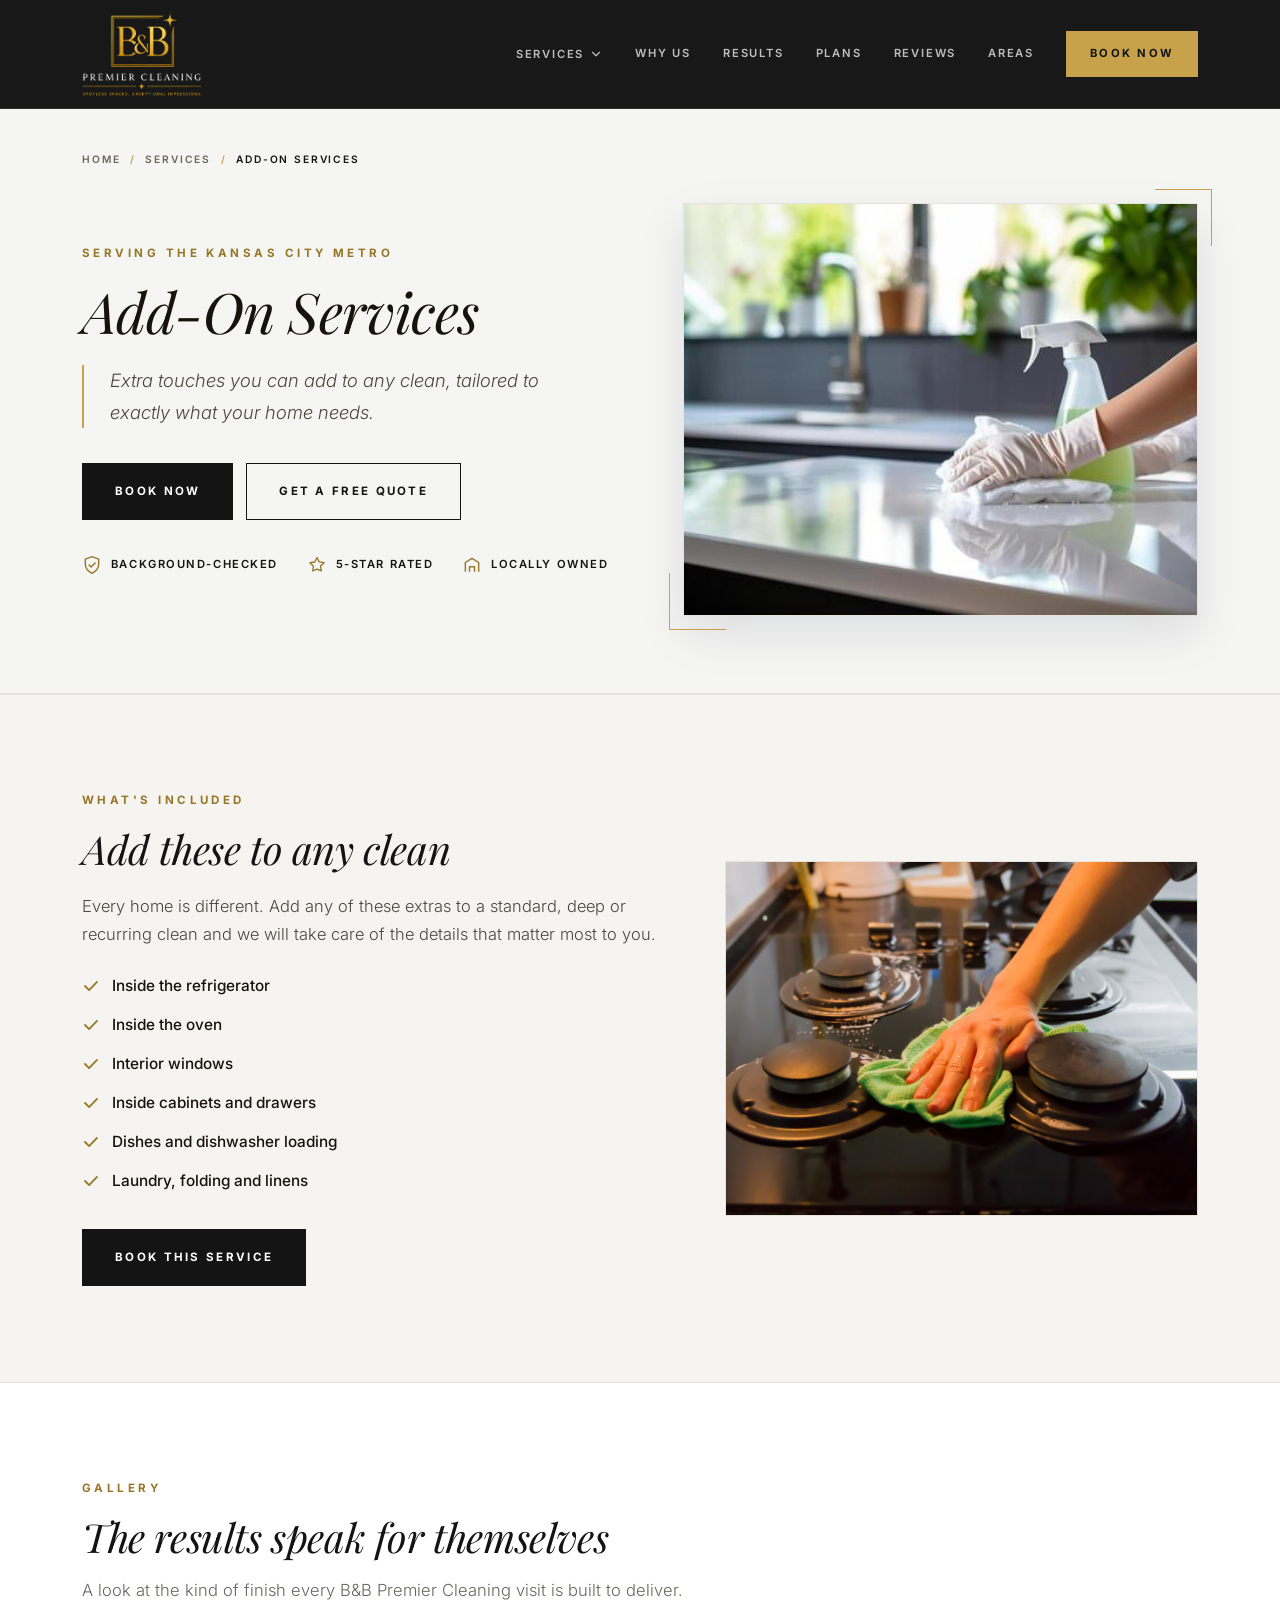
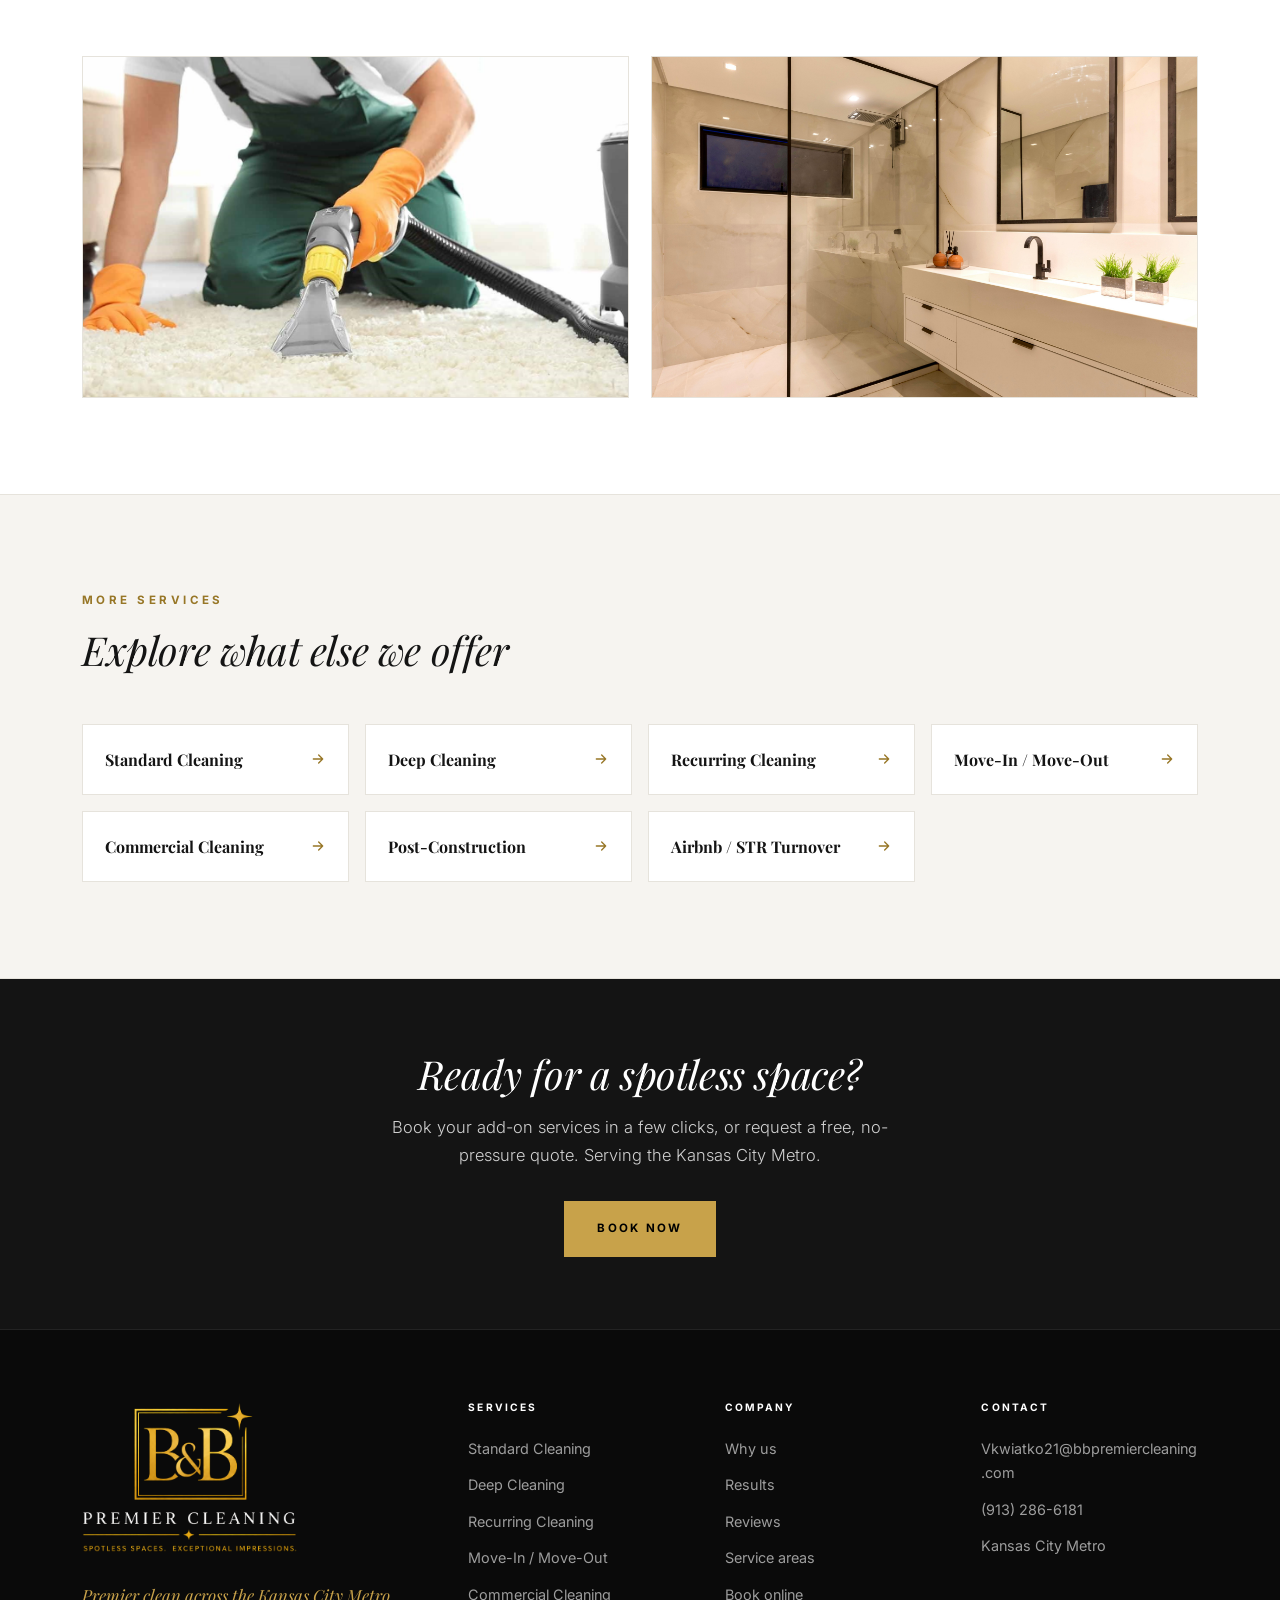
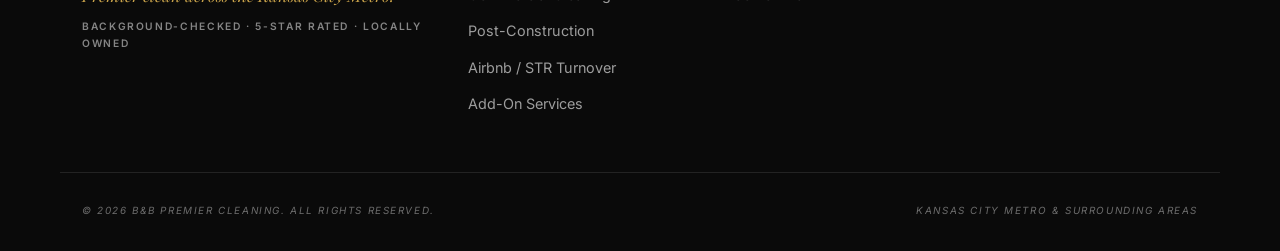
<file: services/add-on-services/index.html>
<!DOCTYPE html>
<html lang="en">
<head>
  <meta charset="UTF-8" />
  <meta name="viewport" content="width=device-width, initial-scale=1.0" />
  <title>Cleaning Add-On Services in Kansas City | B&amp;B Premier Cleaning</title>
  <meta name="description" content="Cleaning add-ons in the Kansas City Metro. Inside the fridge or oven, interior windows, cabinets, laundry and more can be added to any clean. Book online." />
  <meta name="robots" content="index, follow, max-image-preview:large, max-snippet:-1, max-video-preview:-1" />
  <meta name="googlebot" content="index, follow, max-image-preview:large, max-snippet:-1, max-video-preview:-1" />
  <link rel="canonical" href="https://bbpremiercleaning.com/services/add-on-services/" />
  <meta name="theme-color" content="#0a0a0a" />
  <meta name="geo.region" content="US-KS" />
  <meta name="geo.placename" content="Kansas City Metro" />

  <meta property="og:type" content="website" />
  <meta property="og:site_name" content="B&amp;B Premier Cleaning" />
  <meta property="og:title" content="Cleaning Add-On Services in Kansas City | B&amp;B Premier Cleaning" />
  <meta property="og:description" content="Cleaning add-ons in the Kansas City Metro. Inside the fridge or oven, interior windows, cabinets, laundry and more can be added to any clean. Book online." />
  <meta property="og:url" content="https://bbpremiercleaning.com/services/add-on-services/" />
  <meta property="og:image" content="https://bbpremiercleaning.com/assets/svc-addon.jpg" />
  <meta name="twitter:card" content="summary_large_image" />
  <meta name="twitter:title" content="Cleaning Add-On Services in Kansas City | B&amp;B Premier Cleaning" />
  <meta name="twitter:description" content="Cleaning add-ons in the Kansas City Metro. Inside the fridge or oven, interior windows, cabinets, laundry and more can be added to any clean. Book online." />
  <meta name="twitter:image" content="https://bbpremiercleaning.com/assets/svc-addon.jpg" />

  <link rel="icon" type="image/svg+xml" href="../../assets/favicon.svg" />
  <link rel="apple-touch-icon" href="../../assets/favicon.svg" />
  <link rel="preconnect" href="https://fonts.googleapis.com" />
  <link rel="preconnect" href="https://fonts.gstatic.com" crossorigin />
  <link href="https://fonts.googleapis.com/css2?family=Inter:wght@300;400;500;600;700&family=Playfair+Display:ital,wght@0,400;0,700;0,900;1,400;1,700&display=swap" rel="stylesheet" />
  <link rel="stylesheet" href="../../css/styles.css" />

  <script type="application/ld+json">
  {
    "@context": "https://schema.org",
    "@type": "Service",
    "serviceType": "Add-On Services",
    "name": "Add-On Services in Kansas City",
    "url": "https://bbpremiercleaning.com/services/add-on-services/",
    "image": "https://bbpremiercleaning.com/assets/svc-addon.jpg",
    "description": "Cleaning add-ons in the Kansas City Metro. Inside the fridge or oven, interior windows, cabinets, laundry and more can be added to any clean. Book online.",
    "areaServed": { "@type": "AdministrativeArea", "name": "Kansas City Metropolitan Area" },
    "provider": {
      "@type": "HouseCleaningService",
      "name": "B&B Premier Cleaning",
      "url": "https://bbpremiercleaning.com/",
      "areaServed": "Kansas City Metro and surrounding areas"
    }
  }
  </script>
  <script type="application/ld+json">
  {
    "@context": "https://schema.org",
    "@type": "BreadcrumbList",
    "itemListElement": [
      { "@type": "ListItem", "position": 1, "name": "Home", "item": "https://bbpremiercleaning.com/" },
      { "@type": "ListItem", "position": 2, "name": "Services", "item": "https://bbpremiercleaning.com/#services" },
      { "@type": "ListItem", "position": 3, "name": "Add-On Services", "item": "https://bbpremiercleaning.com/services/add-on-services/" }
    ]
  }
  </script>
</head>

<body>
  <a class="skip-link" href="#main">Skip to content</a>

  <header class="site-header" id="top">
    <div class="wrap header-inner">
      <a class="brand" href="../../" aria-label="B&amp;B Premier Cleaning home">
        <img class="brand-logo" src="../../assets/logo-tight.png" width="1101" height="769" alt="B&amp;B Premier Cleaning logo" />
        <span class="brand-stack" aria-hidden="true">
          <img class="brand-emblem" src="../../assets/logo-emblem.png" width="615" height="507" alt="" />
          <span class="bs-name">Premier Cleaning</span>
          <span class="bs-sub">Residential &amp; Commercial Cleaning</span>
          <span class="bs-area">Serving the Kansas City Metro</span>
        </span>
      </a>
      <nav class="nav" id="nav" aria-label="Primary">
        <div class="nav-item has-dropdown">
          <button type="button" class="nav-link" aria-haspopup="true" aria-expanded="false">
            Services
            <svg viewBox="0 0 24 24" aria-hidden="true"><path d="m6 9 6 6 6-6" fill="none" stroke="currentColor" stroke-width="2" stroke-linecap="round" stroke-linejoin="round"/></svg>
          </button>
          <div class="dropdown">
            <a class="dd-all" href="../../#services">All services</a>
            <a href="../standard-cleaning/">Standard Cleaning</a>
            <a href="../deep-cleaning/">Deep Cleaning</a>
            <a href="../recurring-cleaning/">Recurring Cleaning</a>
            <a href="../move-in-out-cleaning/">Move-In / Move-Out</a>
            <a href="../commercial-cleaning/">Commercial Cleaning</a>
            <a href="../post-construction-cleaning/">Post-Construction</a>
            <a href="../airbnb-str-cleaning/">Airbnb / STR Turnover</a>
            <a href="../add-on-services/">Add-On Services</a>
          </div>
        </div>
        <a href="../../#why">Why us</a>
        <a href="../../#results">Results</a>
        <a href="../../#plans">Plans</a>
        <a href="../../#reviews">Reviews</a>
        <a href="../../#areas">Areas</a>
        <a class="nav-cta" href="../../#book">Book now</a>
      </nav>
      <button class="nav-toggle" id="navToggle" aria-label="Open menu" aria-expanded="false" aria-controls="nav">
        <span></span><span></span><span></span>
      </button>
    </div>
  </header>

  <main id="main">
    <section class="svc-hero">
      <div class="hero-bg" aria-hidden="true"></div>
      <div class="wrap">
        <nav class="breadcrumb" aria-label="Breadcrumb">
          <a href="../../">Home</a><span class="sep">/</span><a href="../../#services">Services</a><span class="sep">/</span><span>Add-On Services</span>
        </nav>
        <div class="svc-hero-grid">
          <div class="svc-hero-copy">
            <p class="eyebrow">Serving the Kansas City Metro</p>
            <h1>Add-On Services</h1>
            <p class="lead">Extra touches you can add to any clean, tailored to exactly what your home needs.</p>
            <div class="hero-actions">
              <a class="btn btn-primary" href="../../#book">Book now</a>
              <a class="btn btn-ghost" href="../../#contact">Get a free quote</a>
            </div>
            <ul class="hero-trust">
              <li><svg viewBox="0 0 24 24" aria-hidden="true"><path d="M12 2 4 5v6c0 5 3.4 8.5 8 11 4.6-2.5 8-6 8-11V5z" fill="none" stroke="currentColor" stroke-width="1.7"/><path d="m8.5 12 2.4 2.4L15.8 9.6" fill="none" stroke="currentColor" stroke-width="1.7" stroke-linecap="round" stroke-linejoin="round"/></svg> Background-checked</li>
              <li><svg viewBox="0 0 24 24" aria-hidden="true"><path d="m12 3 2.6 5.3 5.9.9-4.3 4.1 1 5.8L12 16.9 6.8 19.2l1-5.8L3.5 9.3l5.9-.9z" fill="none" stroke="currentColor" stroke-width="1.6" stroke-linejoin="round"/></svg> 5-star rated</li>
              <li><svg viewBox="0 0 24 24" aria-hidden="true"><path d="M4 20V9l8-5 8 5v11" fill="none" stroke="currentColor" stroke-width="1.7" stroke-linejoin="round"/><path d="M9 20v-6h6v6" fill="none" stroke="currentColor" stroke-width="1.7" stroke-linejoin="round"/></svg> Locally owned</li>
            </ul>
          </div>
          <div class="svc-hero-media">
            <div class="hero-media-frame">
              <img src="../../assets/svc-addon.jpg" alt="A gloved cleaner wiping down a gleaming kitchen counter" fetchpriority="high" />
            </div>
          </div>
        </div>
      </div>
    </section>

    <section class="section section-alt">
      <div class="wrap svc-detail-grid">
        <div class="svc-detail-copy">
          <p class="eyebrow">What's included</p>
          <h2>Add these to any clean</h2>
          <p>Every home is different. Add any of these extras to a standard, deep or recurring clean and we will take care of the details that matter most to you.</p>
          <ul class="checks">
            <li>Inside the refrigerator</li>
            <li>Inside the oven</li>
            <li>Interior windows</li>
            <li>Inside cabinets and drawers</li>
            <li>Dishes and dishwasher loading</li>
            <li>Laundry, folding and linens</li>
          </ul>
          <a class="btn btn-primary" href="../../#book">Book this service</a>
        </div>
        <div class="svc-detail-media">
          <img src="../../assets/svc-kitchen.png" alt="A detailed clean of kitchen surfaces and appliances" loading="lazy" />
        </div>
      </div>
    </section>

    <section class="section">
      <div class="wrap">
        <header class="section-head">
          <p class="eyebrow">Gallery</p>
          <h2>The results speak for themselves</h2>
          <p class="section-sub">A look at the kind of finish every B&amp;B Premier Cleaning visit is built to deliver.</p>
        </header>
        <div class="svc-gallery">
          <figure><img src="../../assets/svc-carpet.jpg" alt="A freshly vacuumed carpet" loading="lazy" /></figure>
          <figure><img src="../../assets/gallery-bath.png" alt="A detailed bathroom clean" loading="lazy" /></figure>
        </div>
      </div>
    </section>

    <section class="section section-alt">
      <div class="wrap">
        <header class="section-head">
          <p class="eyebrow">More services</p>
          <h2>Explore what else we offer</h2>
        </header>
        <div class="other-grid">
          <a class="other-card" href="../standard-cleaning/">Standard Cleaning <svg viewBox="0 0 24 24" aria-hidden="true"><path d="M5 12h14M13 6l6 6-6 6" fill="none" stroke="currentColor" stroke-width="2" stroke-linecap="round" stroke-linejoin="round"/></svg></a>
          <a class="other-card" href="../deep-cleaning/">Deep Cleaning <svg viewBox="0 0 24 24" aria-hidden="true"><path d="M5 12h14M13 6l6 6-6 6" fill="none" stroke="currentColor" stroke-width="2" stroke-linecap="round" stroke-linejoin="round"/></svg></a>
          <a class="other-card" href="../recurring-cleaning/">Recurring Cleaning <svg viewBox="0 0 24 24" aria-hidden="true"><path d="M5 12h14M13 6l6 6-6 6" fill="none" stroke="currentColor" stroke-width="2" stroke-linecap="round" stroke-linejoin="round"/></svg></a>
          <a class="other-card" href="../move-in-out-cleaning/">Move-In / Move-Out <svg viewBox="0 0 24 24" aria-hidden="true"><path d="M5 12h14M13 6l6 6-6 6" fill="none" stroke="currentColor" stroke-width="2" stroke-linecap="round" stroke-linejoin="round"/></svg></a>
          <a class="other-card" href="../commercial-cleaning/">Commercial Cleaning <svg viewBox="0 0 24 24" aria-hidden="true"><path d="M5 12h14M13 6l6 6-6 6" fill="none" stroke="currentColor" stroke-width="2" stroke-linecap="round" stroke-linejoin="round"/></svg></a>
          <a class="other-card" href="../post-construction-cleaning/">Post-Construction <svg viewBox="0 0 24 24" aria-hidden="true"><path d="M5 12h14M13 6l6 6-6 6" fill="none" stroke="currentColor" stroke-width="2" stroke-linecap="round" stroke-linejoin="round"/></svg></a>
          <a class="other-card" href="../airbnb-str-cleaning/">Airbnb / STR Turnover <svg viewBox="0 0 24 24" aria-hidden="true"><path d="M5 12h14M13 6l6 6-6 6" fill="none" stroke="currentColor" stroke-width="2" stroke-linecap="round" stroke-linejoin="round"/></svg></a>
        </div>
      </div>
    </section>

    <section class="cta-band">
      <div class="wrap">
        <h2>Ready for a spotless space?</h2>
        <p>Book your add-on services in a few clicks, or request a free, no-pressure quote. Serving the Kansas City Metro.</p>
        <a class="btn btn-primary" href="../../#book">Book now</a>
      </div>
    </section>
  </main>

  <footer class="site-footer">
    <div class="wrap footer-grid">
      <div class="footer-brand">
        <a class="brand brand-light" href="../../" aria-label="B&amp;B Premier Cleaning home">
          <img class="brand-logo" src="../../assets/logo-tight.png" width="1101" height="769" alt="B&amp;B Premier Cleaning logo" />
        </a>
        <p class="footer-slogan">Premier clean across the Kansas City Metro.</p>
        <p class="footer-badges">Background-checked &middot; 5-star rated &middot; Locally owned</p>
      </div>
      <div class="footer-col">
        <h4>Services</h4>
        <ul>
          <li><a href="../standard-cleaning/">Standard Cleaning</a></li>
          <li><a href="../deep-cleaning/">Deep Cleaning</a></li>
          <li><a href="../recurring-cleaning/">Recurring Cleaning</a></li>
          <li><a href="../move-in-out-cleaning/">Move-In / Move-Out</a></li>
          <li><a href="../commercial-cleaning/">Commercial Cleaning</a></li>
          <li><a href="../post-construction-cleaning/">Post-Construction</a></li>
          <li><a href="../airbnb-str-cleaning/">Airbnb / STR Turnover</a></li>
          <li><a href="../add-on-services/">Add-On Services</a></li>
        </ul>
      </div>
      <div class="footer-col">
        <h4>Company</h4>
        <ul>
          <li><a href="../../#why">Why us</a></li>
          <li><a href="../../#results">Results</a></li>
          <li><a href="../../#reviews">Reviews</a></li>
          <li><a href="../../#areas">Service areas</a></li>
          <li><a href="../../#book">Book online</a></li>
        </ul>
      </div>
      <div class="footer-col">
        <h4>Contact</h4>
        <ul>
          <li><a href="mailto:Vkwiatko21@bbpremiercleaning.com">Vkwiatko21@bbpremiercleaning.com</a></li>
          <li><a href="tel:+19132866181">(913) 286-6181</a></li>
          <li>Kansas City Metro</li>
        </ul>
      </div>
    </div>
    <div class="wrap footer-bottom">
      <p>&copy; <span id="year">2026</span> B&amp;B Premier Cleaning. All rights reserved.</p>
      <p>Kansas City Metro &amp; surrounding areas</p>
    </div>
  </footer>

  <a href="#top" class="to-top" id="toTop" aria-label="Back to top">
    <svg viewBox="0 0 24 24" aria-hidden="true"><path d="m6 15 6-6 6 6" fill="none" stroke="currentColor" stroke-width="2" stroke-linecap="round" stroke-linejoin="round"/></svg>
  </a>

  <script src="../../js/main.js"></script>
</body>
</html>
</file>
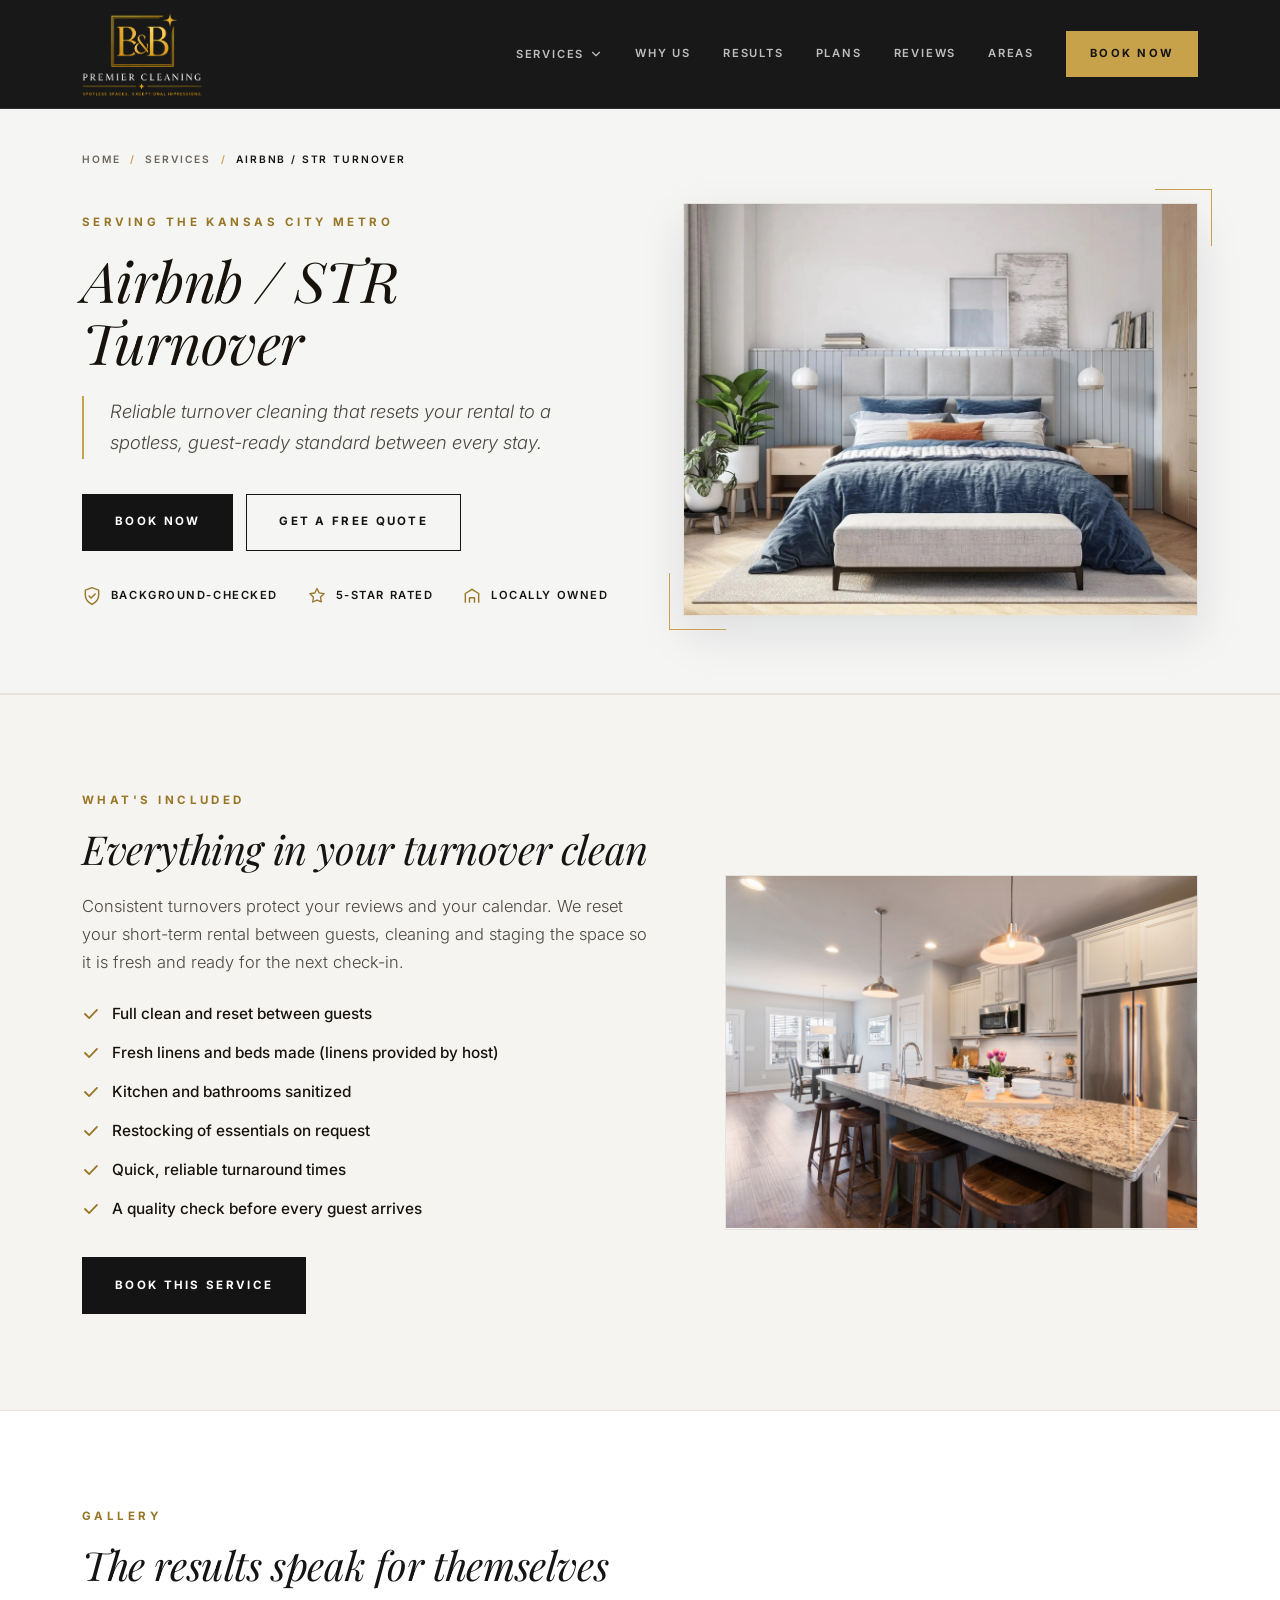
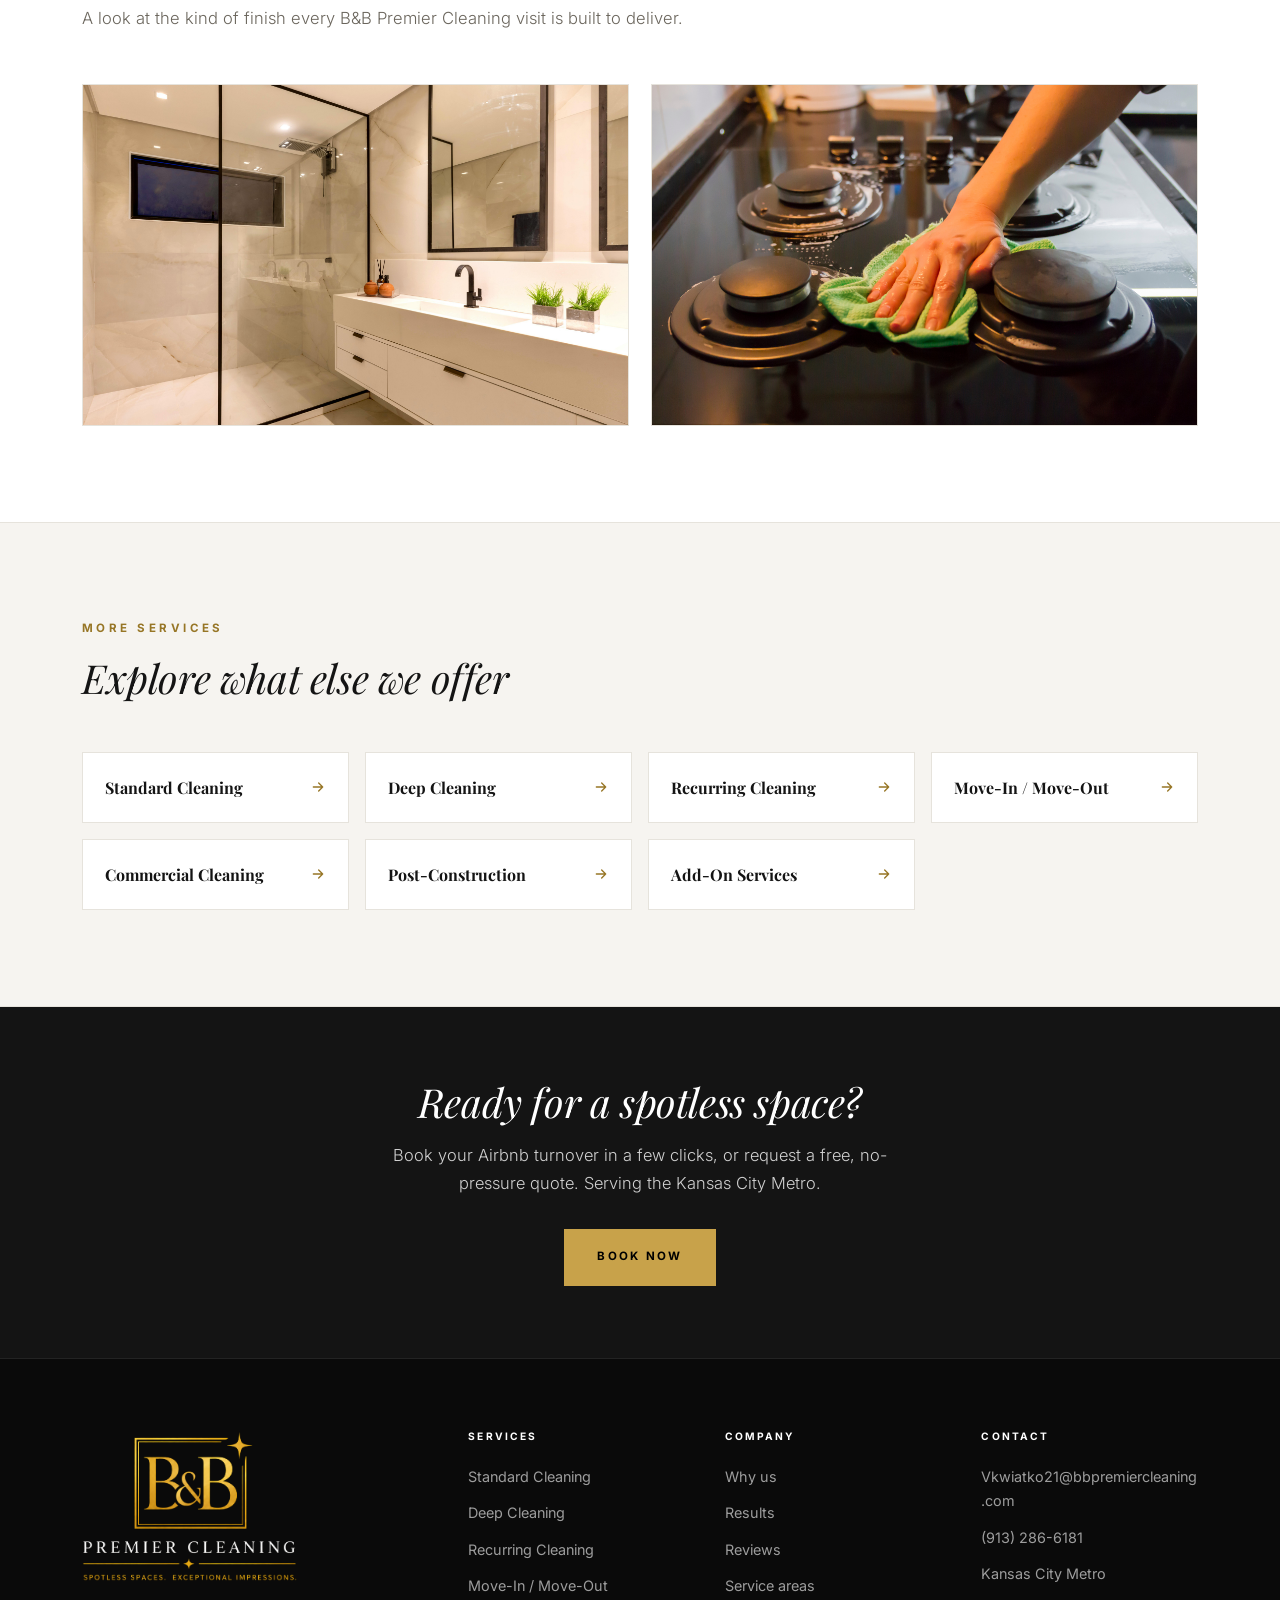
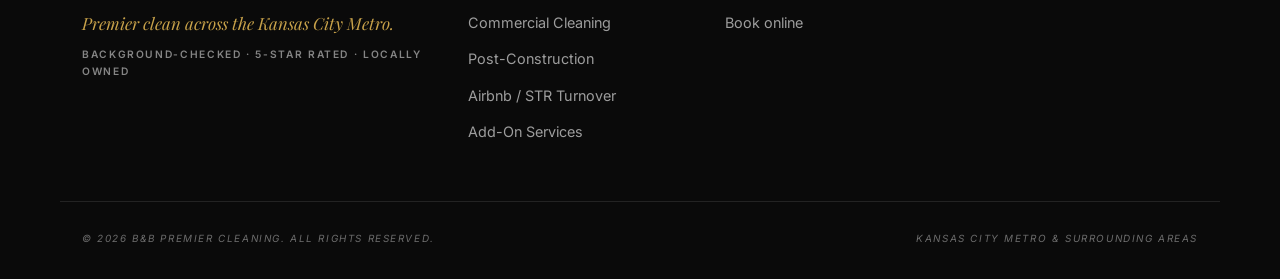
<file: services/airbnb-str-cleaning/index.html>
<!DOCTYPE html>
<html lang="en">
<head>
  <meta charset="UTF-8" />
  <meta name="viewport" content="width=device-width, initial-scale=1.0" />
  <title>Airbnb and STR Turnover Cleaning in Kansas City | B&amp;B Premier Cleaning</title>
  <meta name="description" content="Airbnb and short-term rental turnover cleaning in the Kansas City Metro. Reliable, guest-ready resets between stays for hosts and property managers. Book online." />
  <meta name="robots" content="index, follow, max-image-preview:large, max-snippet:-1, max-video-preview:-1" />
  <meta name="googlebot" content="index, follow, max-image-preview:large, max-snippet:-1, max-video-preview:-1" />
  <link rel="canonical" href="https://bbpremiercleaning.com/services/airbnb-str-cleaning/" />
  <meta name="theme-color" content="#0a0a0a" />
  <meta name="geo.region" content="US-KS" />
  <meta name="geo.placename" content="Kansas City Metro" />

  <meta property="og:type" content="website" />
  <meta property="og:site_name" content="B&amp;B Premier Cleaning" />
  <meta property="og:title" content="Airbnb and STR Turnover Cleaning in Kansas City | B&amp;B Premier Cleaning" />
  <meta property="og:description" content="Airbnb and short-term rental turnover cleaning in the Kansas City Metro. Reliable, guest-ready resets between stays for hosts and property managers. Book online." />
  <meta property="og:url" content="https://bbpremiercleaning.com/services/airbnb-str-cleaning/" />
  <meta property="og:image" content="https://bbpremiercleaning.com/assets/gallery-bed.jpg" />
  <meta name="twitter:card" content="summary_large_image" />
  <meta name="twitter:title" content="Airbnb and STR Turnover Cleaning in Kansas City | B&amp;B Premier Cleaning" />
  <meta name="twitter:description" content="Airbnb and short-term rental turnover cleaning in the Kansas City Metro. Reliable, guest-ready resets between stays for hosts and property managers. Book online." />
  <meta name="twitter:image" content="https://bbpremiercleaning.com/assets/gallery-bed.jpg" />

  <link rel="icon" type="image/svg+xml" href="../../assets/favicon.svg" />
  <link rel="apple-touch-icon" href="../../assets/favicon.svg" />
  <link rel="preconnect" href="https://fonts.googleapis.com" />
  <link rel="preconnect" href="https://fonts.gstatic.com" crossorigin />
  <link href="https://fonts.googleapis.com/css2?family=Inter:wght@300;400;500;600;700&family=Playfair+Display:ital,wght@0,400;0,700;0,900;1,400;1,700&display=swap" rel="stylesheet" />
  <link rel="stylesheet" href="../../css/styles.css" />

  <script type="application/ld+json">
  {
    "@context": "https://schema.org",
    "@type": "Service",
    "serviceType": "Airbnb / STR Turnover",
    "name": "Airbnb / STR Turnover in Kansas City",
    "url": "https://bbpremiercleaning.com/services/airbnb-str-cleaning/",
    "image": "https://bbpremiercleaning.com/assets/gallery-bed.jpg",
    "description": "Airbnb and short-term rental turnover cleaning in the Kansas City Metro. Reliable, guest-ready resets between stays for hosts and property managers. Book online.",
    "areaServed": { "@type": "AdministrativeArea", "name": "Kansas City Metropolitan Area" },
    "provider": {
      "@type": "HouseCleaningService",
      "name": "B&B Premier Cleaning",
      "url": "https://bbpremiercleaning.com/",
      "areaServed": "Kansas City Metro and surrounding areas"
    }
  }
  </script>
  <script type="application/ld+json">
  {
    "@context": "https://schema.org",
    "@type": "BreadcrumbList",
    "itemListElement": [
      { "@type": "ListItem", "position": 1, "name": "Home", "item": "https://bbpremiercleaning.com/" },
      { "@type": "ListItem", "position": 2, "name": "Services", "item": "https://bbpremiercleaning.com/#services" },
      { "@type": "ListItem", "position": 3, "name": "Airbnb / STR Turnover", "item": "https://bbpremiercleaning.com/services/airbnb-str-cleaning/" }
    ]
  }
  </script>
</head>

<body>
  <a class="skip-link" href="#main">Skip to content</a>

  <header class="site-header" id="top">
    <div class="wrap header-inner">
      <a class="brand" href="../../" aria-label="B&amp;B Premier Cleaning home">
        <img class="brand-logo" src="../../assets/logo-tight.png" width="1101" height="769" alt="B&amp;B Premier Cleaning logo" />
        <span class="brand-stack" aria-hidden="true">
          <img class="brand-emblem" src="../../assets/logo-emblem.png" width="615" height="507" alt="" />
          <span class="bs-name">Premier Cleaning</span>
          <span class="bs-sub">Residential &amp; Commercial Cleaning</span>
          <span class="bs-area">Serving the Kansas City Metro</span>
        </span>
      </a>
      <nav class="nav" id="nav" aria-label="Primary">
        <div class="nav-item has-dropdown">
          <button type="button" class="nav-link" aria-haspopup="true" aria-expanded="false">
            Services
            <svg viewBox="0 0 24 24" aria-hidden="true"><path d="m6 9 6 6 6-6" fill="none" stroke="currentColor" stroke-width="2" stroke-linecap="round" stroke-linejoin="round"/></svg>
          </button>
          <div class="dropdown">
            <a class="dd-all" href="../../#services">All services</a>
            <a href="../standard-cleaning/">Standard Cleaning</a>
            <a href="../deep-cleaning/">Deep Cleaning</a>
            <a href="../recurring-cleaning/">Recurring Cleaning</a>
            <a href="../move-in-out-cleaning/">Move-In / Move-Out</a>
            <a href="../commercial-cleaning/">Commercial Cleaning</a>
            <a href="../post-construction-cleaning/">Post-Construction</a>
            <a href="../airbnb-str-cleaning/">Airbnb / STR Turnover</a>
            <a href="../add-on-services/">Add-On Services</a>
          </div>
        </div>
        <a href="../../#why">Why us</a>
        <a href="../../#results">Results</a>
        <a href="../../#plans">Plans</a>
        <a href="../../#reviews">Reviews</a>
        <a href="../../#areas">Areas</a>
        <a class="nav-cta" href="../../#book">Book now</a>
      </nav>
      <button class="nav-toggle" id="navToggle" aria-label="Open menu" aria-expanded="false" aria-controls="nav">
        <span></span><span></span><span></span>
      </button>
    </div>
  </header>

  <main id="main">
    <section class="svc-hero">
      <div class="hero-bg" aria-hidden="true"></div>
      <div class="wrap">
        <nav class="breadcrumb" aria-label="Breadcrumb">
          <a href="../../">Home</a><span class="sep">/</span><a href="../../#services">Services</a><span class="sep">/</span><span>Airbnb / STR Turnover</span>
        </nav>
        <div class="svc-hero-grid">
          <div class="svc-hero-copy">
            <p class="eyebrow">Serving the Kansas City Metro</p>
            <h1>Airbnb / STR Turnover</h1>
            <p class="lead">Reliable turnover cleaning that resets your rental to a spotless, guest-ready standard between every stay.</p>
            <div class="hero-actions">
              <a class="btn btn-primary" href="../../#book">Book now</a>
              <a class="btn btn-ghost" href="../../#contact">Get a free quote</a>
            </div>
            <ul class="hero-trust">
              <li><svg viewBox="0 0 24 24" aria-hidden="true"><path d="M12 2 4 5v6c0 5 3.4 8.5 8 11 4.6-2.5 8-6 8-11V5z" fill="none" stroke="currentColor" stroke-width="1.7"/><path d="m8.5 12 2.4 2.4L15.8 9.6" fill="none" stroke="currentColor" stroke-width="1.7" stroke-linecap="round" stroke-linejoin="round"/></svg> Background-checked</li>
              <li><svg viewBox="0 0 24 24" aria-hidden="true"><path d="m12 3 2.6 5.3 5.9.9-4.3 4.1 1 5.8L12 16.9 6.8 19.2l1-5.8L3.5 9.3l5.9-.9z" fill="none" stroke="currentColor" stroke-width="1.6" stroke-linejoin="round"/></svg> 5-star rated</li>
              <li><svg viewBox="0 0 24 24" aria-hidden="true"><path d="M4 20V9l8-5 8 5v11" fill="none" stroke="currentColor" stroke-width="1.7" stroke-linejoin="round"/><path d="M9 20v-6h6v6" fill="none" stroke="currentColor" stroke-width="1.7" stroke-linejoin="round"/></svg> Locally owned</li>
            </ul>
          </div>
          <div class="svc-hero-media">
            <div class="hero-media-frame">
              <img src="../../assets/gallery-bed.jpg" alt="A freshly made, guest-ready bedroom with natural light" fetchpriority="high" />
            </div>
          </div>
        </div>
      </div>
    </section>

    <section class="section section-alt">
      <div class="wrap svc-detail-grid">
        <div class="svc-detail-copy">
          <p class="eyebrow">What's included</p>
          <h2>Everything in your turnover clean</h2>
          <p>Consistent turnovers protect your reviews and your calendar. We reset your short-term rental between guests, cleaning and staging the space so it is fresh and ready for the next check-in.</p>
          <ul class="checks">
            <li>Full clean and reset between guests</li>
            <li>Fresh linens and beds made (linens provided by host)</li>
            <li>Kitchen and bathrooms sanitized</li>
            <li>Restocking of essentials on request</li>
            <li>Quick, reliable turnaround times</li>
            <li>A quality check before every guest arrives</li>
          </ul>
          <a class="btn btn-primary" href="../../#book">Book this service</a>
        </div>
        <div class="svc-detail-media">
          <img src="../../assets/gallery-home.png" alt="A clean, staged short-term rental living space" loading="lazy" />
        </div>
      </div>
    </section>

    <section class="section">
      <div class="wrap">
        <header class="section-head">
          <p class="eyebrow">Gallery</p>
          <h2>The results speak for themselves</h2>
          <p class="section-sub">A look at the kind of finish every B&amp;B Premier Cleaning visit is built to deliver.</p>
        </header>
        <div class="svc-gallery">
          <figure><img src="../../assets/gallery-bath.png" alt="A guest-ready, spotless bathroom" loading="lazy" /></figure>
          <figure><img src="../../assets/svc-kitchen.png" alt="A clean, restocked rental kitchen" loading="lazy" /></figure>
        </div>
      </div>
    </section>

    <section class="section section-alt">
      <div class="wrap">
        <header class="section-head">
          <p class="eyebrow">More services</p>
          <h2>Explore what else we offer</h2>
        </header>
        <div class="other-grid">
          <a class="other-card" href="../standard-cleaning/">Standard Cleaning <svg viewBox="0 0 24 24" aria-hidden="true"><path d="M5 12h14M13 6l6 6-6 6" fill="none" stroke="currentColor" stroke-width="2" stroke-linecap="round" stroke-linejoin="round"/></svg></a>
          <a class="other-card" href="../deep-cleaning/">Deep Cleaning <svg viewBox="0 0 24 24" aria-hidden="true"><path d="M5 12h14M13 6l6 6-6 6" fill="none" stroke="currentColor" stroke-width="2" stroke-linecap="round" stroke-linejoin="round"/></svg></a>
          <a class="other-card" href="../recurring-cleaning/">Recurring Cleaning <svg viewBox="0 0 24 24" aria-hidden="true"><path d="M5 12h14M13 6l6 6-6 6" fill="none" stroke="currentColor" stroke-width="2" stroke-linecap="round" stroke-linejoin="round"/></svg></a>
          <a class="other-card" href="../move-in-out-cleaning/">Move-In / Move-Out <svg viewBox="0 0 24 24" aria-hidden="true"><path d="M5 12h14M13 6l6 6-6 6" fill="none" stroke="currentColor" stroke-width="2" stroke-linecap="round" stroke-linejoin="round"/></svg></a>
          <a class="other-card" href="../commercial-cleaning/">Commercial Cleaning <svg viewBox="0 0 24 24" aria-hidden="true"><path d="M5 12h14M13 6l6 6-6 6" fill="none" stroke="currentColor" stroke-width="2" stroke-linecap="round" stroke-linejoin="round"/></svg></a>
          <a class="other-card" href="../post-construction-cleaning/">Post-Construction <svg viewBox="0 0 24 24" aria-hidden="true"><path d="M5 12h14M13 6l6 6-6 6" fill="none" stroke="currentColor" stroke-width="2" stroke-linecap="round" stroke-linejoin="round"/></svg></a>
          <a class="other-card" href="../add-on-services/">Add-On Services <svg viewBox="0 0 24 24" aria-hidden="true"><path d="M5 12h14M13 6l6 6-6 6" fill="none" stroke="currentColor" stroke-width="2" stroke-linecap="round" stroke-linejoin="round"/></svg></a>
        </div>
      </div>
    </section>

    <section class="cta-band">
      <div class="wrap">
        <h2>Ready for a spotless space?</h2>
        <p>Book your Airbnb turnover in a few clicks, or request a free, no-pressure quote. Serving the Kansas City Metro.</p>
        <a class="btn btn-primary" href="../../#book">Book now</a>
      </div>
    </section>
  </main>

  <footer class="site-footer">
    <div class="wrap footer-grid">
      <div class="footer-brand">
        <a class="brand brand-light" href="../../" aria-label="B&amp;B Premier Cleaning home">
          <img class="brand-logo" src="../../assets/logo-tight.png" width="1101" height="769" alt="B&amp;B Premier Cleaning logo" />
        </a>
        <p class="footer-slogan">Premier clean across the Kansas City Metro.</p>
        <p class="footer-badges">Background-checked &middot; 5-star rated &middot; Locally owned</p>
      </div>
      <div class="footer-col">
        <h4>Services</h4>
        <ul>
          <li><a href="../standard-cleaning/">Standard Cleaning</a></li>
          <li><a href="../deep-cleaning/">Deep Cleaning</a></li>
          <li><a href="../recurring-cleaning/">Recurring Cleaning</a></li>
          <li><a href="../move-in-out-cleaning/">Move-In / Move-Out</a></li>
          <li><a href="../commercial-cleaning/">Commercial Cleaning</a></li>
          <li><a href="../post-construction-cleaning/">Post-Construction</a></li>
          <li><a href="../airbnb-str-cleaning/">Airbnb / STR Turnover</a></li>
          <li><a href="../add-on-services/">Add-On Services</a></li>
        </ul>
      </div>
      <div class="footer-col">
        <h4>Company</h4>
        <ul>
          <li><a href="../../#why">Why us</a></li>
          <li><a href="../../#results">Results</a></li>
          <li><a href="../../#reviews">Reviews</a></li>
          <li><a href="../../#areas">Service areas</a></li>
          <li><a href="../../#book">Book online</a></li>
        </ul>
      </div>
      <div class="footer-col">
        <h4>Contact</h4>
        <ul>
          <li><a href="mailto:Vkwiatko21@bbpremiercleaning.com">Vkwiatko21@bbpremiercleaning.com</a></li>
          <li><a href="tel:+19132866181">(913) 286-6181</a></li>
          <li>Kansas City Metro</li>
        </ul>
      </div>
    </div>
    <div class="wrap footer-bottom">
      <p>&copy; <span id="year">2026</span> B&amp;B Premier Cleaning. All rights reserved.</p>
      <p>Kansas City Metro &amp; surrounding areas</p>
    </div>
  </footer>

  <a href="#top" class="to-top" id="toTop" aria-label="Back to top">
    <svg viewBox="0 0 24 24" aria-hidden="true"><path d="m6 15 6-6 6 6" fill="none" stroke="currentColor" stroke-width="2" stroke-linecap="round" stroke-linejoin="round"/></svg>
  </a>

  <script src="../../js/main.js"></script>
</body>
</html>
</file>
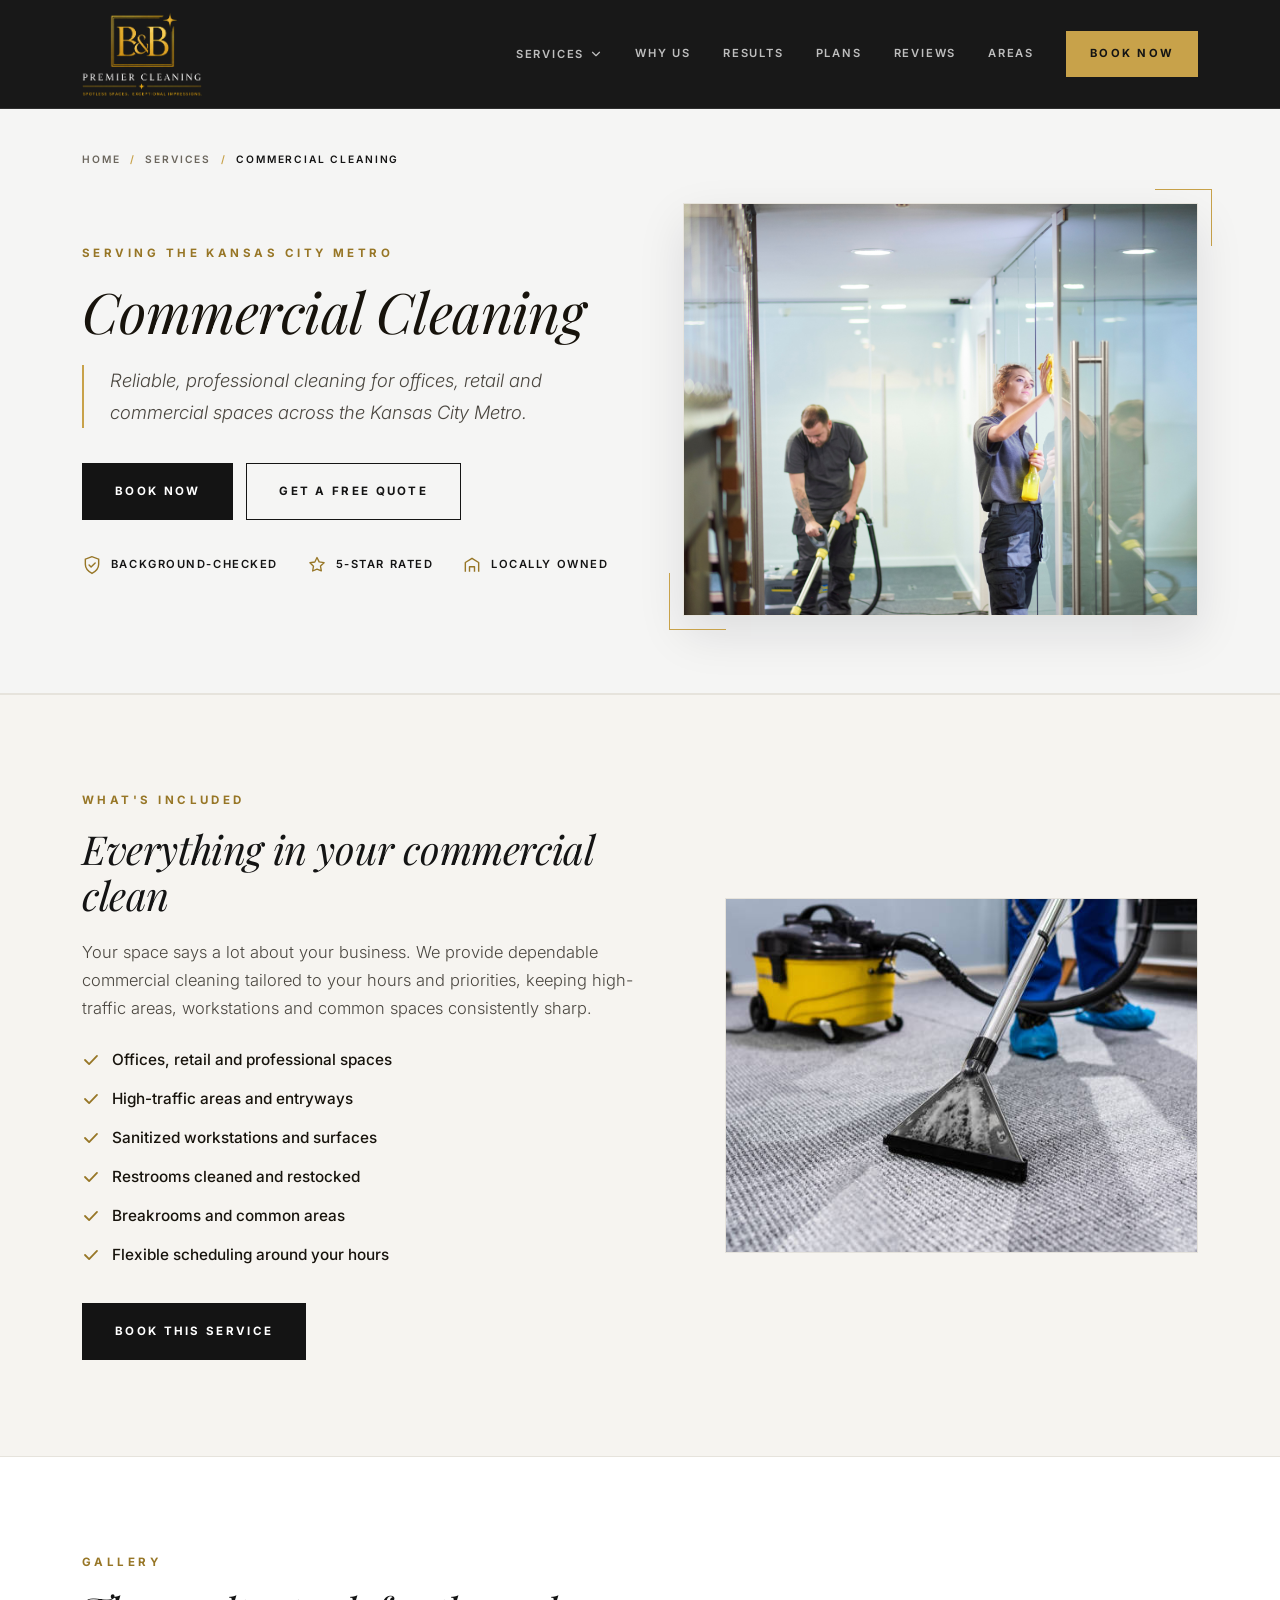
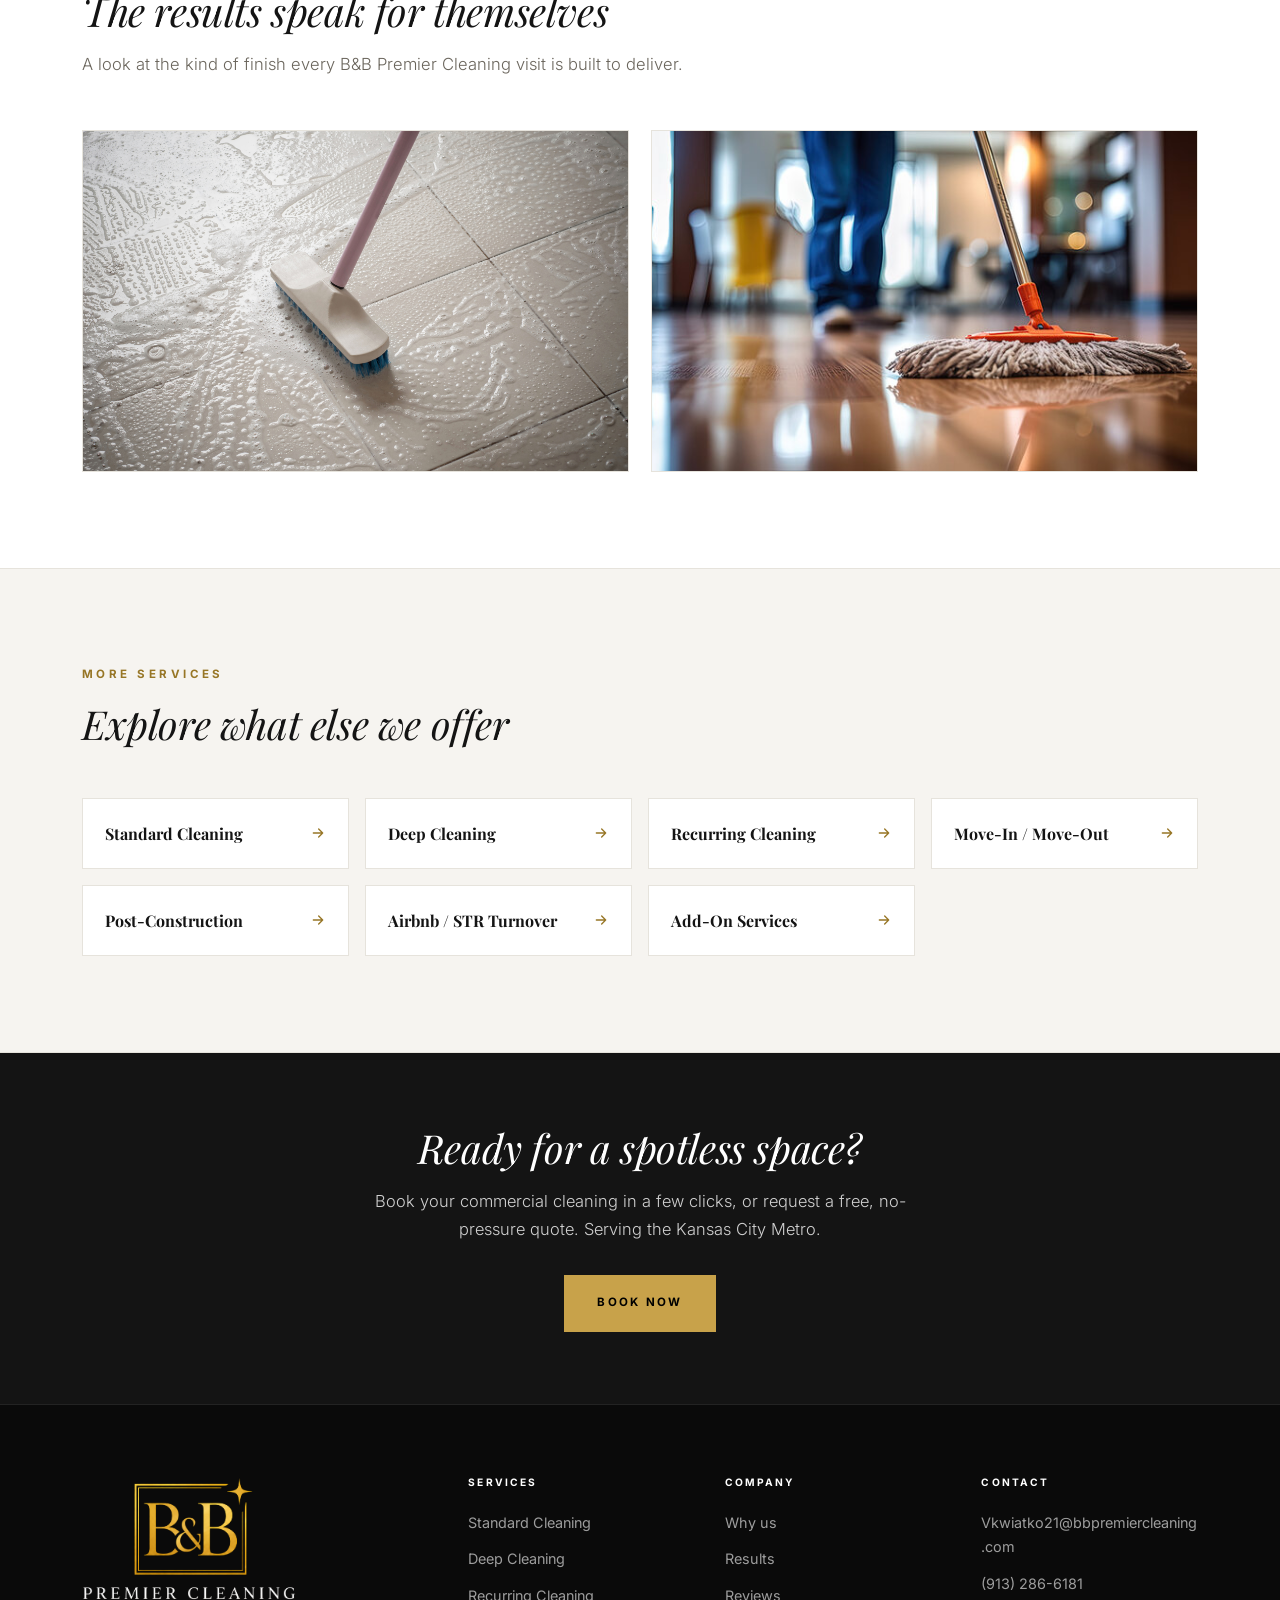
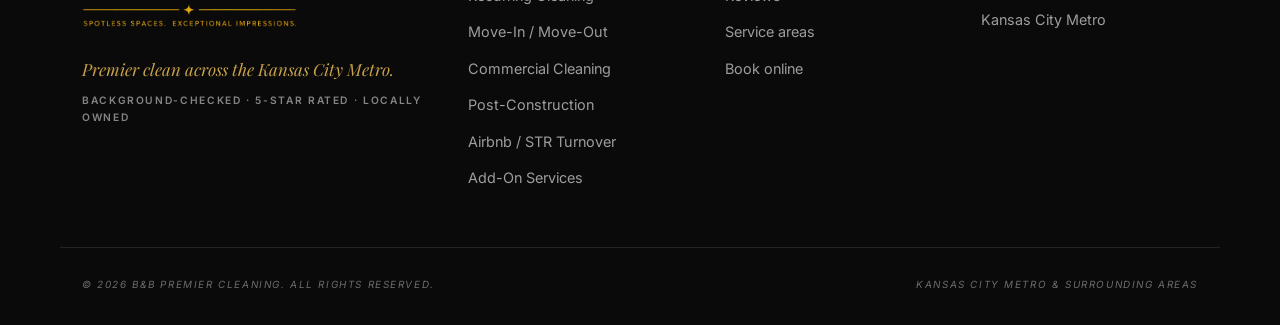
<file: services/commercial-cleaning/index.html>
<!DOCTYPE html>
<html lang="en">
<head>
  <meta charset="UTF-8" />
  <meta name="viewport" content="width=device-width, initial-scale=1.0" />
  <title>Commercial Cleaning in Kansas City | B&amp;B Premier Cleaning</title>
  <meta name="description" content="Commercial cleaning in the Kansas City Metro. Reliable cleaning for offices, retail and professional spaces that keeps your business polished and welcoming. Book online." />
  <meta name="robots" content="index, follow, max-image-preview:large, max-snippet:-1, max-video-preview:-1" />
  <meta name="googlebot" content="index, follow, max-image-preview:large, max-snippet:-1, max-video-preview:-1" />
  <link rel="canonical" href="https://bbpremiercleaning.com/services/commercial-cleaning/" />
  <meta name="theme-color" content="#0a0a0a" />
  <meta name="geo.region" content="US-KS" />
  <meta name="geo.placename" content="Kansas City Metro" />

  <meta property="og:type" content="website" />
  <meta property="og:site_name" content="B&amp;B Premier Cleaning" />
  <meta property="og:title" content="Commercial Cleaning in Kansas City | B&amp;B Premier Cleaning" />
  <meta property="og:description" content="Commercial cleaning in the Kansas City Metro. Reliable cleaning for offices, retail and professional spaces that keeps your business polished and welcoming. Book online." />
  <meta property="og:url" content="https://bbpremiercleaning.com/services/commercial-cleaning/" />
  <meta property="og:image" content="https://bbpremiercleaning.com/assets/gallery-office.png" />
  <meta name="twitter:card" content="summary_large_image" />
  <meta name="twitter:title" content="Commercial Cleaning in Kansas City | B&amp;B Premier Cleaning" />
  <meta name="twitter:description" content="Commercial cleaning in the Kansas City Metro. Reliable cleaning for offices, retail and professional spaces that keeps your business polished and welcoming. Book online." />
  <meta name="twitter:image" content="https://bbpremiercleaning.com/assets/gallery-office.png" />

  <link rel="icon" type="image/svg+xml" href="../../assets/favicon.svg" />
  <link rel="apple-touch-icon" href="../../assets/favicon.svg" />
  <link rel="preconnect" href="https://fonts.googleapis.com" />
  <link rel="preconnect" href="https://fonts.gstatic.com" crossorigin />
  <link href="https://fonts.googleapis.com/css2?family=Inter:wght@300;400;500;600;700&family=Playfair+Display:ital,wght@0,400;0,700;0,900;1,400;1,700&display=swap" rel="stylesheet" />
  <link rel="stylesheet" href="../../css/styles.css" />

  <script type="application/ld+json">
  {
    "@context": "https://schema.org",
    "@type": "Service",
    "serviceType": "Commercial Cleaning",
    "name": "Commercial Cleaning in Kansas City",
    "url": "https://bbpremiercleaning.com/services/commercial-cleaning/",
    "image": "https://bbpremiercleaning.com/assets/gallery-office.png",
    "description": "Commercial cleaning in the Kansas City Metro. Reliable cleaning for offices, retail and professional spaces that keeps your business polished and welcoming. Book online.",
    "areaServed": { "@type": "AdministrativeArea", "name": "Kansas City Metropolitan Area" },
    "provider": {
      "@type": "HouseCleaningService",
      "name": "B&B Premier Cleaning",
      "url": "https://bbpremiercleaning.com/",
      "areaServed": "Kansas City Metro and surrounding areas"
    }
  }
  </script>
  <script type="application/ld+json">
  {
    "@context": "https://schema.org",
    "@type": "BreadcrumbList",
    "itemListElement": [
      { "@type": "ListItem", "position": 1, "name": "Home", "item": "https://bbpremiercleaning.com/" },
      { "@type": "ListItem", "position": 2, "name": "Services", "item": "https://bbpremiercleaning.com/#services" },
      { "@type": "ListItem", "position": 3, "name": "Commercial Cleaning", "item": "https://bbpremiercleaning.com/services/commercial-cleaning/" }
    ]
  }
  </script>
</head>

<body>
  <a class="skip-link" href="#main">Skip to content</a>

  <header class="site-header" id="top">
    <div class="wrap header-inner">
      <a class="brand" href="../../" aria-label="B&amp;B Premier Cleaning home">
        <img class="brand-logo" src="../../assets/logo-tight.png" width="1101" height="769" alt="B&amp;B Premier Cleaning logo" />
        <span class="brand-stack" aria-hidden="true">
          <img class="brand-emblem" src="../../assets/logo-emblem.png" width="615" height="507" alt="" />
          <span class="bs-name">Premier Cleaning</span>
          <span class="bs-sub">Residential &amp; Commercial Cleaning</span>
          <span class="bs-area">Serving the Kansas City Metro</span>
        </span>
      </a>
      <nav class="nav" id="nav" aria-label="Primary">
        <div class="nav-item has-dropdown">
          <button type="button" class="nav-link" aria-haspopup="true" aria-expanded="false">
            Services
            <svg viewBox="0 0 24 24" aria-hidden="true"><path d="m6 9 6 6 6-6" fill="none" stroke="currentColor" stroke-width="2" stroke-linecap="round" stroke-linejoin="round"/></svg>
          </button>
          <div class="dropdown">
            <a class="dd-all" href="../../#services">All services</a>
            <a href="../standard-cleaning/">Standard Cleaning</a>
            <a href="../deep-cleaning/">Deep Cleaning</a>
            <a href="../recurring-cleaning/">Recurring Cleaning</a>
            <a href="../move-in-out-cleaning/">Move-In / Move-Out</a>
            <a href="../commercial-cleaning/">Commercial Cleaning</a>
            <a href="../post-construction-cleaning/">Post-Construction</a>
            <a href="../airbnb-str-cleaning/">Airbnb / STR Turnover</a>
            <a href="../add-on-services/">Add-On Services</a>
          </div>
        </div>
        <a href="../../#why">Why us</a>
        <a href="../../#results">Results</a>
        <a href="../../#plans">Plans</a>
        <a href="../../#reviews">Reviews</a>
        <a href="../../#areas">Areas</a>
        <a class="nav-cta" href="../../#book">Book now</a>
      </nav>
      <button class="nav-toggle" id="navToggle" aria-label="Open menu" aria-expanded="false" aria-controls="nav">
        <span></span><span></span><span></span>
      </button>
    </div>
  </header>

  <main id="main">
    <section class="svc-hero">
      <div class="hero-bg" aria-hidden="true"></div>
      <div class="wrap">
        <nav class="breadcrumb" aria-label="Breadcrumb">
          <a href="../../">Home</a><span class="sep">/</span><a href="../../#services">Services</a><span class="sep">/</span><span>Commercial Cleaning</span>
        </nav>
        <div class="svc-hero-grid">
          <div class="svc-hero-copy">
            <p class="eyebrow">Serving the Kansas City Metro</p>
            <h1>Commercial Cleaning</h1>
            <p class="lead">Reliable, professional cleaning for offices, retail and commercial spaces across the Kansas City Metro.</p>
            <div class="hero-actions">
              <a class="btn btn-primary" href="../../#book">Book now</a>
              <a class="btn btn-ghost" href="../../#contact">Get a free quote</a>
            </div>
            <ul class="hero-trust">
              <li><svg viewBox="0 0 24 24" aria-hidden="true"><path d="M12 2 4 5v6c0 5 3.4 8.5 8 11 4.6-2.5 8-6 8-11V5z" fill="none" stroke="currentColor" stroke-width="1.7"/><path d="m8.5 12 2.4 2.4L15.8 9.6" fill="none" stroke="currentColor" stroke-width="1.7" stroke-linecap="round" stroke-linejoin="round"/></svg> Background-checked</li>
              <li><svg viewBox="0 0 24 24" aria-hidden="true"><path d="m12 3 2.6 5.3 5.9.9-4.3 4.1 1 5.8L12 16.9 6.8 19.2l1-5.8L3.5 9.3l5.9-.9z" fill="none" stroke="currentColor" stroke-width="1.6" stroke-linejoin="round"/></svg> 5-star rated</li>
              <li><svg viewBox="0 0 24 24" aria-hidden="true"><path d="M4 20V9l8-5 8 5v11" fill="none" stroke="currentColor" stroke-width="1.7" stroke-linejoin="round"/><path d="M9 20v-6h6v6" fill="none" stroke="currentColor" stroke-width="1.7" stroke-linejoin="round"/></svg> Locally owned</li>
            </ul>
          </div>
          <div class="svc-hero-media">
            <div class="hero-media-frame">
              <img src="../../assets/gallery-office.png" alt="A commercial cleaning team detailing a modern office" fetchpriority="high" />
            </div>
          </div>
        </div>
      </div>
    </section>

    <section class="section section-alt">
      <div class="wrap svc-detail-grid">
        <div class="svc-detail-copy">
          <p class="eyebrow">What's included</p>
          <h2>Everything in your commercial clean</h2>
          <p>Your space says a lot about your business. We provide dependable commercial cleaning tailored to your hours and priorities, keeping high-traffic areas, workstations and common spaces consistently sharp.</p>
          <ul class="checks">
            <li>Offices, retail and professional spaces</li>
            <li>High-traffic areas and entryways</li>
            <li>Sanitized workstations and surfaces</li>
            <li>Restrooms cleaned and restocked</li>
            <li>Breakrooms and common areas</li>
            <li>Flexible scheduling around your hours</li>
          </ul>
          <a class="btn btn-primary" href="../../#book">Book this service</a>
        </div>
        <div class="svc-detail-media">
          <img src="../../assets/results.jpg" alt="A clean, professional office environment" loading="lazy" />
        </div>
      </div>
    </section>

    <section class="section">
      <div class="wrap">
        <header class="section-head">
          <p class="eyebrow">Gallery</p>
          <h2>The results speak for themselves</h2>
          <p class="section-sub">A look at the kind of finish every B&amp;B Premier Cleaning visit is built to deliver.</p>
        </header>
        <div class="svc-gallery">
          <figure><img src="../../assets/svc-floor.png" alt="Freshly cleaned commercial flooring" loading="lazy" /></figure>
          <figure><img src="../../assets/svc-mopping.jpg" alt="A cleaner mopping a commercial space" loading="lazy" /></figure>
        </div>
      </div>
    </section>

    <section class="section section-alt">
      <div class="wrap">
        <header class="section-head">
          <p class="eyebrow">More services</p>
          <h2>Explore what else we offer</h2>
        </header>
        <div class="other-grid">
          <a class="other-card" href="../standard-cleaning/">Standard Cleaning <svg viewBox="0 0 24 24" aria-hidden="true"><path d="M5 12h14M13 6l6 6-6 6" fill="none" stroke="currentColor" stroke-width="2" stroke-linecap="round" stroke-linejoin="round"/></svg></a>
          <a class="other-card" href="../deep-cleaning/">Deep Cleaning <svg viewBox="0 0 24 24" aria-hidden="true"><path d="M5 12h14M13 6l6 6-6 6" fill="none" stroke="currentColor" stroke-width="2" stroke-linecap="round" stroke-linejoin="round"/></svg></a>
          <a class="other-card" href="../recurring-cleaning/">Recurring Cleaning <svg viewBox="0 0 24 24" aria-hidden="true"><path d="M5 12h14M13 6l6 6-6 6" fill="none" stroke="currentColor" stroke-width="2" stroke-linecap="round" stroke-linejoin="round"/></svg></a>
          <a class="other-card" href="../move-in-out-cleaning/">Move-In / Move-Out <svg viewBox="0 0 24 24" aria-hidden="true"><path d="M5 12h14M13 6l6 6-6 6" fill="none" stroke="currentColor" stroke-width="2" stroke-linecap="round" stroke-linejoin="round"/></svg></a>
          <a class="other-card" href="../post-construction-cleaning/">Post-Construction <svg viewBox="0 0 24 24" aria-hidden="true"><path d="M5 12h14M13 6l6 6-6 6" fill="none" stroke="currentColor" stroke-width="2" stroke-linecap="round" stroke-linejoin="round"/></svg></a>
          <a class="other-card" href="../airbnb-str-cleaning/">Airbnb / STR Turnover <svg viewBox="0 0 24 24" aria-hidden="true"><path d="M5 12h14M13 6l6 6-6 6" fill="none" stroke="currentColor" stroke-width="2" stroke-linecap="round" stroke-linejoin="round"/></svg></a>
          <a class="other-card" href="../add-on-services/">Add-On Services <svg viewBox="0 0 24 24" aria-hidden="true"><path d="M5 12h14M13 6l6 6-6 6" fill="none" stroke="currentColor" stroke-width="2" stroke-linecap="round" stroke-linejoin="round"/></svg></a>
        </div>
      </div>
    </section>

    <section class="cta-band">
      <div class="wrap">
        <h2>Ready for a spotless space?</h2>
        <p>Book your commercial cleaning in a few clicks, or request a free, no-pressure quote. Serving the Kansas City Metro.</p>
        <a class="btn btn-primary" href="../../#book">Book now</a>
      </div>
    </section>
  </main>

  <footer class="site-footer">
    <div class="wrap footer-grid">
      <div class="footer-brand">
        <a class="brand brand-light" href="../../" aria-label="B&amp;B Premier Cleaning home">
          <img class="brand-logo" src="../../assets/logo-tight.png" width="1101" height="769" alt="B&amp;B Premier Cleaning logo" />
        </a>
        <p class="footer-slogan">Premier clean across the Kansas City Metro.</p>
        <p class="footer-badges">Background-checked &middot; 5-star rated &middot; Locally owned</p>
      </div>
      <div class="footer-col">
        <h4>Services</h4>
        <ul>
          <li><a href="../standard-cleaning/">Standard Cleaning</a></li>
          <li><a href="../deep-cleaning/">Deep Cleaning</a></li>
          <li><a href="../recurring-cleaning/">Recurring Cleaning</a></li>
          <li><a href="../move-in-out-cleaning/">Move-In / Move-Out</a></li>
          <li><a href="../commercial-cleaning/">Commercial Cleaning</a></li>
          <li><a href="../post-construction-cleaning/">Post-Construction</a></li>
          <li><a href="../airbnb-str-cleaning/">Airbnb / STR Turnover</a></li>
          <li><a href="../add-on-services/">Add-On Services</a></li>
        </ul>
      </div>
      <div class="footer-col">
        <h4>Company</h4>
        <ul>
          <li><a href="../../#why">Why us</a></li>
          <li><a href="../../#results">Results</a></li>
          <li><a href="../../#reviews">Reviews</a></li>
          <li><a href="../../#areas">Service areas</a></li>
          <li><a href="../../#book">Book online</a></li>
        </ul>
      </div>
      <div class="footer-col">
        <h4>Contact</h4>
        <ul>
          <li><a href="mailto:Vkwiatko21@bbpremiercleaning.com">Vkwiatko21@bbpremiercleaning.com</a></li>
          <li><a href="tel:+19132866181">(913) 286-6181</a></li>
          <li>Kansas City Metro</li>
        </ul>
      </div>
    </div>
    <div class="wrap footer-bottom">
      <p>&copy; <span id="year">2026</span> B&amp;B Premier Cleaning. All rights reserved.</p>
      <p>Kansas City Metro &amp; surrounding areas</p>
    </div>
  </footer>

  <a href="#top" class="to-top" id="toTop" aria-label="Back to top">
    <svg viewBox="0 0 24 24" aria-hidden="true"><path d="m6 15 6-6 6 6" fill="none" stroke="currentColor" stroke-width="2" stroke-linecap="round" stroke-linejoin="round"/></svg>
  </a>

  <script src="../../js/main.js"></script>
</body>
</html>
</file>
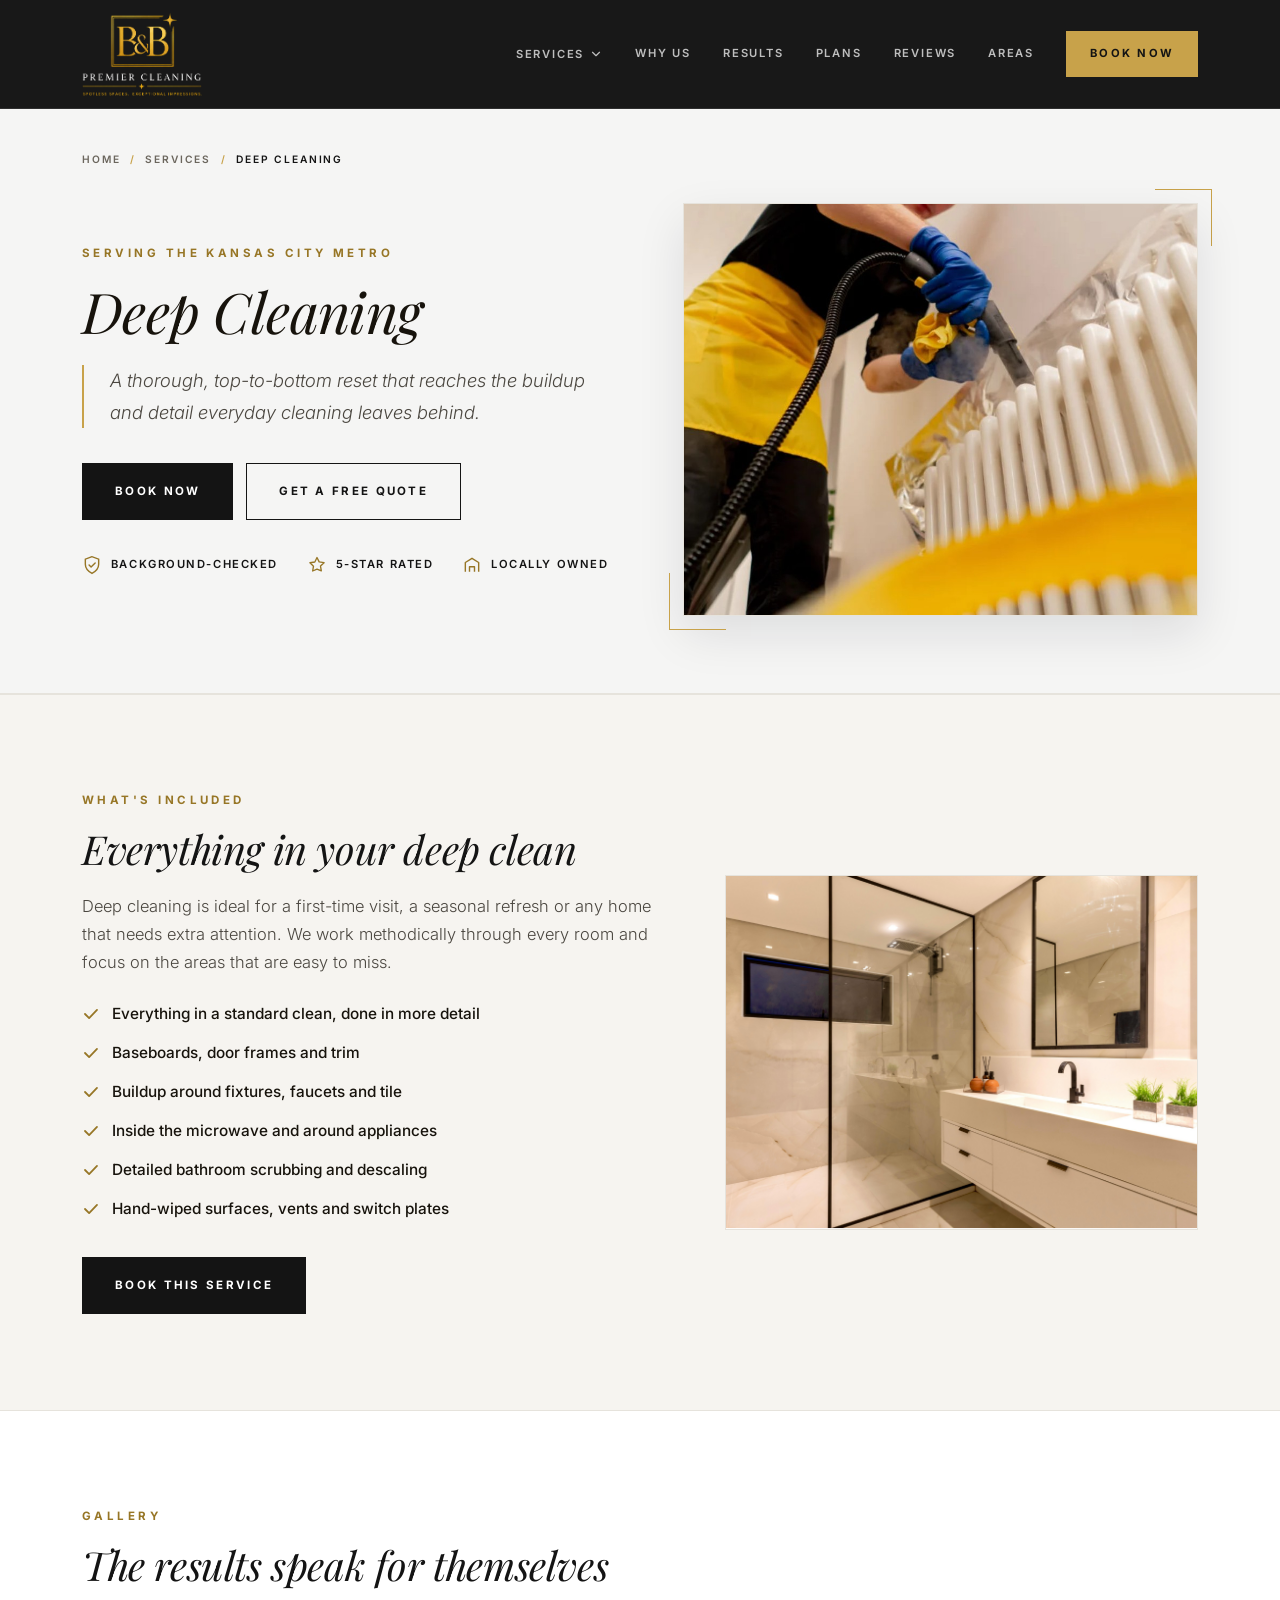
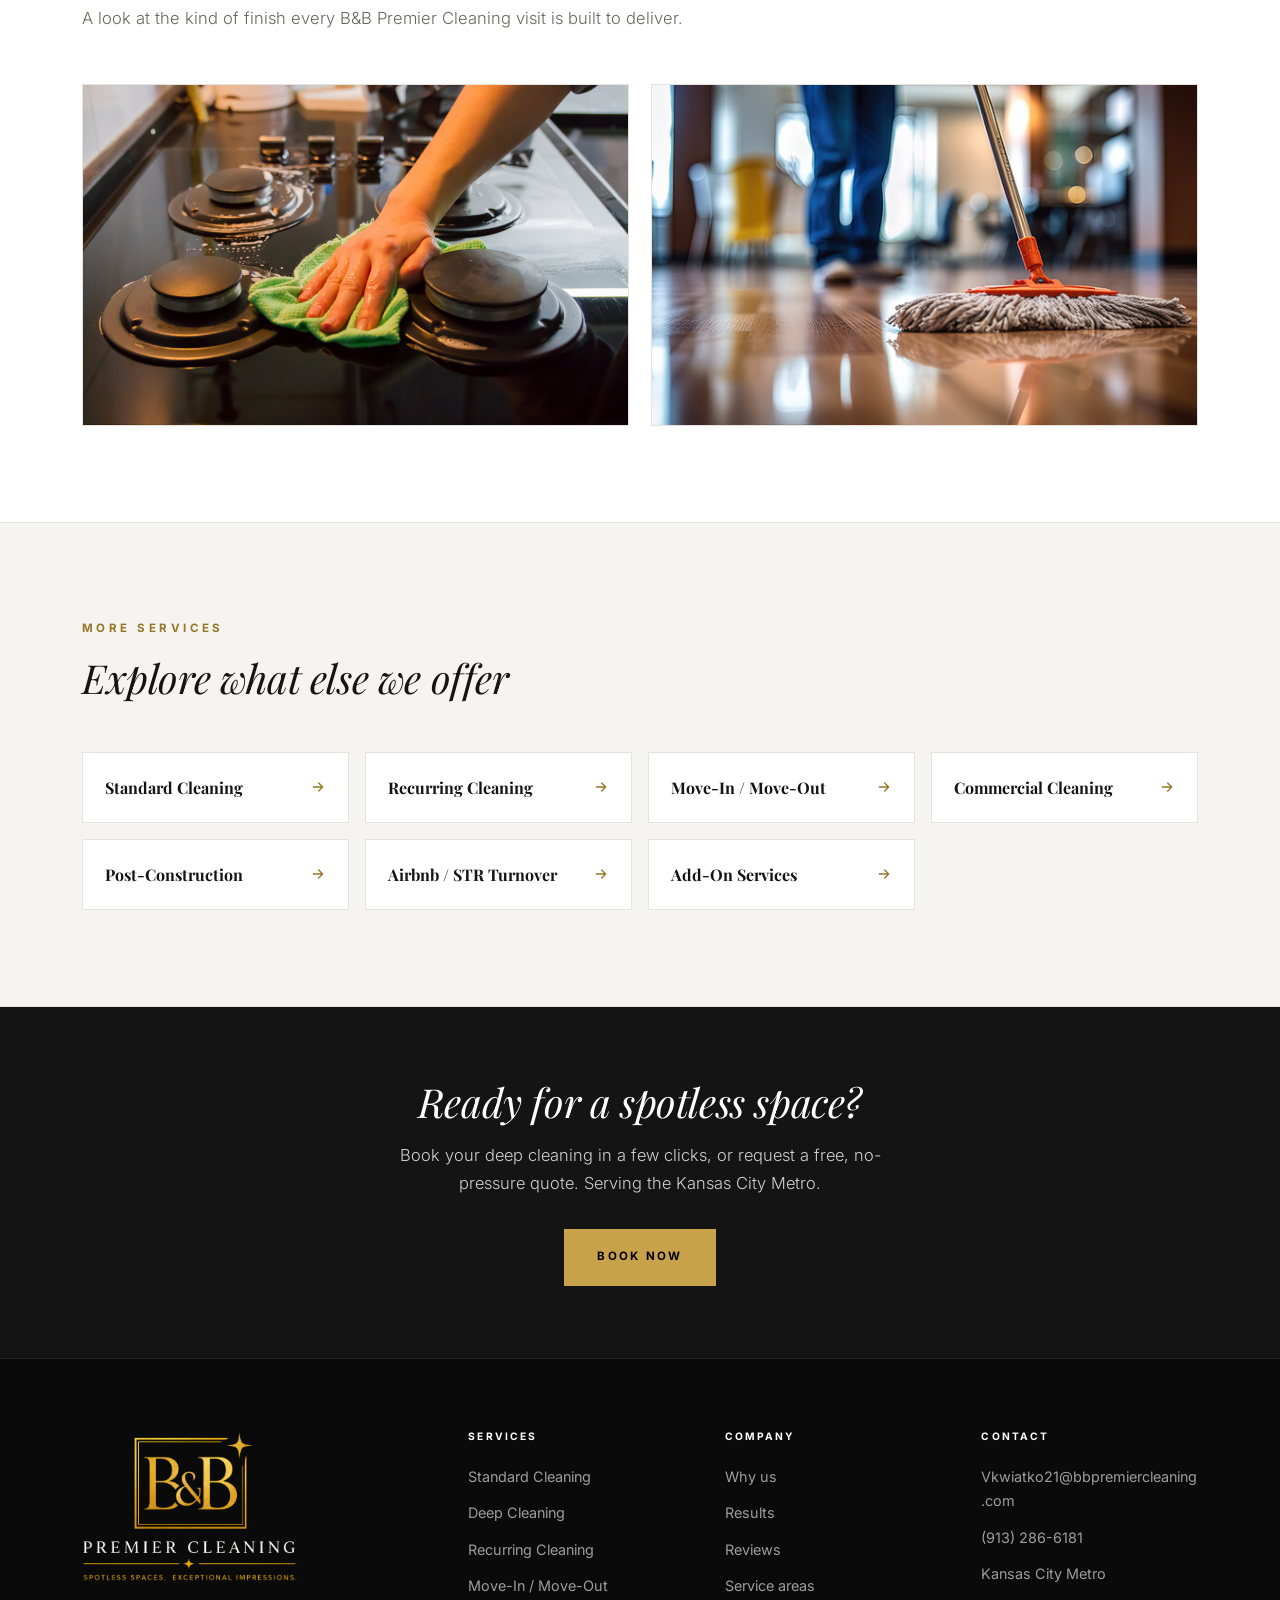
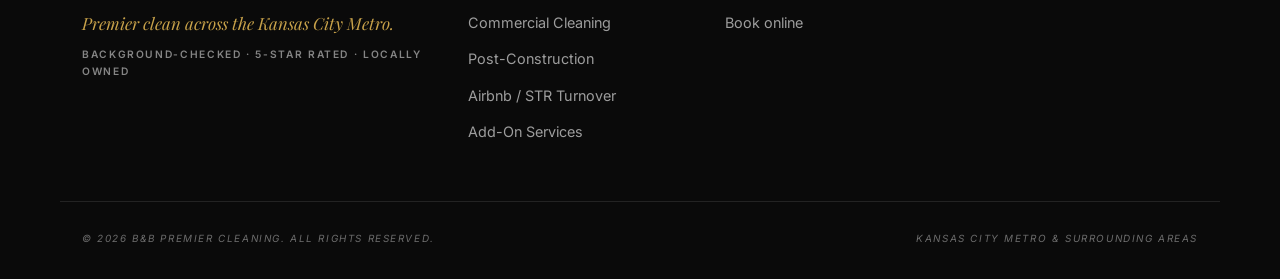
<file: services/deep-cleaning/index.html>
<!DOCTYPE html>
<html lang="en">
<head>
  <meta charset="UTF-8" />
  <meta name="viewport" content="width=device-width, initial-scale=1.0" />
  <title>Deep Cleaning in Kansas City | B&amp;B Premier Cleaning</title>
  <meta name="description" content="Detailed deep cleaning in the Kansas City Metro. We target built-up grime, baseboards, fixtures and the overlooked spots for a true top-to-bottom reset. Book online." />
  <meta name="robots" content="index, follow, max-image-preview:large, max-snippet:-1, max-video-preview:-1" />
  <meta name="googlebot" content="index, follow, max-image-preview:large, max-snippet:-1, max-video-preview:-1" />
  <link rel="canonical" href="https://bbpremiercleaning.com/services/deep-cleaning/" />
  <meta name="theme-color" content="#0a0a0a" />
  <meta name="geo.region" content="US-KS" />
  <meta name="geo.placename" content="Kansas City Metro" />

  <meta property="og:type" content="website" />
  <meta property="og:site_name" content="B&amp;B Premier Cleaning" />
  <meta property="og:title" content="Deep Cleaning in Kansas City | B&amp;B Premier Cleaning" />
  <meta property="og:description" content="Detailed deep cleaning in the Kansas City Metro. We target built-up grime, baseboards, fixtures and the overlooked spots for a true top-to-bottom reset. Book online." />
  <meta property="og:url" content="https://bbpremiercleaning.com/services/deep-cleaning/" />
  <meta property="og:image" content="https://bbpremiercleaning.com/assets/svc-deep.jpg" />
  <meta name="twitter:card" content="summary_large_image" />
  <meta name="twitter:title" content="Deep Cleaning in Kansas City | B&amp;B Premier Cleaning" />
  <meta name="twitter:description" content="Detailed deep cleaning in the Kansas City Metro. We target built-up grime, baseboards, fixtures and the overlooked spots for a true top-to-bottom reset. Book online." />
  <meta name="twitter:image" content="https://bbpremiercleaning.com/assets/svc-deep.jpg" />

  <link rel="icon" type="image/svg+xml" href="../../assets/favicon.svg" />
  <link rel="apple-touch-icon" href="../../assets/favicon.svg" />
  <link rel="preconnect" href="https://fonts.googleapis.com" />
  <link rel="preconnect" href="https://fonts.gstatic.com" crossorigin />
  <link href="https://fonts.googleapis.com/css2?family=Inter:wght@300;400;500;600;700&family=Playfair+Display:ital,wght@0,400;0,700;0,900;1,400;1,700&display=swap" rel="stylesheet" />
  <link rel="stylesheet" href="../../css/styles.css" />

  <script type="application/ld+json">
  {
    "@context": "https://schema.org",
    "@type": "Service",
    "serviceType": "Deep Cleaning",
    "name": "Deep Cleaning in Kansas City",
    "url": "https://bbpremiercleaning.com/services/deep-cleaning/",
    "image": "https://bbpremiercleaning.com/assets/svc-deep.jpg",
    "description": "Detailed deep cleaning in the Kansas City Metro. We target built-up grime, baseboards, fixtures and the overlooked spots for a true top-to-bottom reset. Book online.",
    "areaServed": { "@type": "AdministrativeArea", "name": "Kansas City Metropolitan Area" },
    "provider": {
      "@type": "HouseCleaningService",
      "name": "B&B Premier Cleaning",
      "url": "https://bbpremiercleaning.com/",
      "areaServed": "Kansas City Metro and surrounding areas"
    }
  }
  </script>
  <script type="application/ld+json">
  {
    "@context": "https://schema.org",
    "@type": "BreadcrumbList",
    "itemListElement": [
      { "@type": "ListItem", "position": 1, "name": "Home", "item": "https://bbpremiercleaning.com/" },
      { "@type": "ListItem", "position": 2, "name": "Services", "item": "https://bbpremiercleaning.com/#services" },
      { "@type": "ListItem", "position": 3, "name": "Deep Cleaning", "item": "https://bbpremiercleaning.com/services/deep-cleaning/" }
    ]
  }
  </script>
</head>

<body>
  <a class="skip-link" href="#main">Skip to content</a>

  <header class="site-header" id="top">
    <div class="wrap header-inner">
      <a class="brand" href="../../" aria-label="B&amp;B Premier Cleaning home">
        <img class="brand-logo" src="../../assets/logo-tight.png" width="1101" height="769" alt="B&amp;B Premier Cleaning logo" />
        <span class="brand-stack" aria-hidden="true">
          <img class="brand-emblem" src="../../assets/logo-emblem.png" width="615" height="507" alt="" />
          <span class="bs-name">Premier Cleaning</span>
          <span class="bs-sub">Residential &amp; Commercial Cleaning</span>
          <span class="bs-area">Serving the Kansas City Metro</span>
        </span>
      </a>
      <nav class="nav" id="nav" aria-label="Primary">
        <div class="nav-item has-dropdown">
          <button type="button" class="nav-link" aria-haspopup="true" aria-expanded="false">
            Services
            <svg viewBox="0 0 24 24" aria-hidden="true"><path d="m6 9 6 6 6-6" fill="none" stroke="currentColor" stroke-width="2" stroke-linecap="round" stroke-linejoin="round"/></svg>
          </button>
          <div class="dropdown">
            <a class="dd-all" href="../../#services">All services</a>
            <a href="../standard-cleaning/">Standard Cleaning</a>
            <a href="../deep-cleaning/">Deep Cleaning</a>
            <a href="../recurring-cleaning/">Recurring Cleaning</a>
            <a href="../move-in-out-cleaning/">Move-In / Move-Out</a>
            <a href="../commercial-cleaning/">Commercial Cleaning</a>
            <a href="../post-construction-cleaning/">Post-Construction</a>
            <a href="../airbnb-str-cleaning/">Airbnb / STR Turnover</a>
            <a href="../add-on-services/">Add-On Services</a>
          </div>
        </div>
        <a href="../../#why">Why us</a>
        <a href="../../#results">Results</a>
        <a href="../../#plans">Plans</a>
        <a href="../../#reviews">Reviews</a>
        <a href="../../#areas">Areas</a>
        <a class="nav-cta" href="../../#book">Book now</a>
      </nav>
      <button class="nav-toggle" id="navToggle" aria-label="Open menu" aria-expanded="false" aria-controls="nav">
        <span></span><span></span><span></span>
      </button>
    </div>
  </header>

  <main id="main">
    <section class="svc-hero">
      <div class="hero-bg" aria-hidden="true"></div>
      <div class="wrap">
        <nav class="breadcrumb" aria-label="Breadcrumb">
          <a href="../../">Home</a><span class="sep">/</span><a href="../../#services">Services</a><span class="sep">/</span><span>Deep Cleaning</span>
        </nav>
        <div class="svc-hero-grid">
          <div class="svc-hero-copy">
            <p class="eyebrow">Serving the Kansas City Metro</p>
            <h1>Deep Cleaning</h1>
            <p class="lead">A thorough, top-to-bottom reset that reaches the buildup and detail everyday cleaning leaves behind.</p>
            <div class="hero-actions">
              <a class="btn btn-primary" href="../../#book">Book now</a>
              <a class="btn btn-ghost" href="../../#contact">Get a free quote</a>
            </div>
            <ul class="hero-trust">
              <li><svg viewBox="0 0 24 24" aria-hidden="true"><path d="M12 2 4 5v6c0 5 3.4 8.5 8 11 4.6-2.5 8-6 8-11V5z" fill="none" stroke="currentColor" stroke-width="1.7"/><path d="m8.5 12 2.4 2.4L15.8 9.6" fill="none" stroke="currentColor" stroke-width="1.7" stroke-linecap="round" stroke-linejoin="round"/></svg> Background-checked</li>
              <li><svg viewBox="0 0 24 24" aria-hidden="true"><path d="m12 3 2.6 5.3 5.9.9-4.3 4.1 1 5.8L12 16.9 6.8 19.2l1-5.8L3.5 9.3l5.9-.9z" fill="none" stroke="currentColor" stroke-width="1.6" stroke-linejoin="round"/></svg> 5-star rated</li>
              <li><svg viewBox="0 0 24 24" aria-hidden="true"><path d="M4 20V9l8-5 8 5v11" fill="none" stroke="currentColor" stroke-width="1.7" stroke-linejoin="round"/><path d="M9 20v-6h6v6" fill="none" stroke="currentColor" stroke-width="1.7" stroke-linejoin="round"/></svg> Locally owned</li>
            </ul>
          </div>
          <div class="svc-hero-media">
            <div class="hero-media-frame">
              <img src="../../assets/svc-deep.jpg" alt="A cleaner detailing fixtures during a deep clean" fetchpriority="high" />
            </div>
          </div>
        </div>
      </div>
    </section>

    <section class="section section-alt">
      <div class="wrap svc-detail-grid">
        <div class="svc-detail-copy">
          <p class="eyebrow">What's included</p>
          <h2>Everything in your deep clean</h2>
          <p>Deep cleaning is ideal for a first-time visit, a seasonal refresh or any home that needs extra attention. We work methodically through every room and focus on the areas that are easy to miss.</p>
          <ul class="checks">
            <li>Everything in a standard clean, done in more detail</li>
            <li>Baseboards, door frames and trim</li>
            <li>Buildup around fixtures, faucets and tile</li>
            <li>Inside the microwave and around appliances</li>
            <li>Detailed bathroom scrubbing and descaling</li>
            <li>Hand-wiped surfaces, vents and switch plates</li>
          </ul>
          <a class="btn btn-primary" href="../../#book">Book this service</a>
        </div>
        <div class="svc-detail-media">
          <img src="../../assets/gallery-bath.png" alt="A spotless, deep-cleaned bathroom" loading="lazy" />
        </div>
      </div>
    </section>

    <section class="section">
      <div class="wrap">
        <header class="section-head">
          <p class="eyebrow">Gallery</p>
          <h2>The results speak for themselves</h2>
          <p class="section-sub">A look at the kind of finish every B&amp;B Premier Cleaning visit is built to deliver.</p>
        </header>
        <div class="svc-gallery">
          <figure><img src="../../assets/svc-kitchen.png" alt="A gleaming, deep-cleaned kitchen" loading="lazy" /></figure>
          <figure><img src="../../assets/svc-mopping.jpg" alt="A cleaner mopping a floor to a shine" loading="lazy" /></figure>
        </div>
      </div>
    </section>

    <section class="section section-alt">
      <div class="wrap">
        <header class="section-head">
          <p class="eyebrow">More services</p>
          <h2>Explore what else we offer</h2>
        </header>
        <div class="other-grid">
          <a class="other-card" href="../standard-cleaning/">Standard Cleaning <svg viewBox="0 0 24 24" aria-hidden="true"><path d="M5 12h14M13 6l6 6-6 6" fill="none" stroke="currentColor" stroke-width="2" stroke-linecap="round" stroke-linejoin="round"/></svg></a>
          <a class="other-card" href="../recurring-cleaning/">Recurring Cleaning <svg viewBox="0 0 24 24" aria-hidden="true"><path d="M5 12h14M13 6l6 6-6 6" fill="none" stroke="currentColor" stroke-width="2" stroke-linecap="round" stroke-linejoin="round"/></svg></a>
          <a class="other-card" href="../move-in-out-cleaning/">Move-In / Move-Out <svg viewBox="0 0 24 24" aria-hidden="true"><path d="M5 12h14M13 6l6 6-6 6" fill="none" stroke="currentColor" stroke-width="2" stroke-linecap="round" stroke-linejoin="round"/></svg></a>
          <a class="other-card" href="../commercial-cleaning/">Commercial Cleaning <svg viewBox="0 0 24 24" aria-hidden="true"><path d="M5 12h14M13 6l6 6-6 6" fill="none" stroke="currentColor" stroke-width="2" stroke-linecap="round" stroke-linejoin="round"/></svg></a>
          <a class="other-card" href="../post-construction-cleaning/">Post-Construction <svg viewBox="0 0 24 24" aria-hidden="true"><path d="M5 12h14M13 6l6 6-6 6" fill="none" stroke="currentColor" stroke-width="2" stroke-linecap="round" stroke-linejoin="round"/></svg></a>
          <a class="other-card" href="../airbnb-str-cleaning/">Airbnb / STR Turnover <svg viewBox="0 0 24 24" aria-hidden="true"><path d="M5 12h14M13 6l6 6-6 6" fill="none" stroke="currentColor" stroke-width="2" stroke-linecap="round" stroke-linejoin="round"/></svg></a>
          <a class="other-card" href="../add-on-services/">Add-On Services <svg viewBox="0 0 24 24" aria-hidden="true"><path d="M5 12h14M13 6l6 6-6 6" fill="none" stroke="currentColor" stroke-width="2" stroke-linecap="round" stroke-linejoin="round"/></svg></a>
        </div>
      </div>
    </section>

    <section class="cta-band">
      <div class="wrap">
        <h2>Ready for a spotless space?</h2>
        <p>Book your deep cleaning in a few clicks, or request a free, no-pressure quote. Serving the Kansas City Metro.</p>
        <a class="btn btn-primary" href="../../#book">Book now</a>
      </div>
    </section>
  </main>

  <footer class="site-footer">
    <div class="wrap footer-grid">
      <div class="footer-brand">
        <a class="brand brand-light" href="../../" aria-label="B&amp;B Premier Cleaning home">
          <img class="brand-logo" src="../../assets/logo-tight.png" width="1101" height="769" alt="B&amp;B Premier Cleaning logo" />
        </a>
        <p class="footer-slogan">Premier clean across the Kansas City Metro.</p>
        <p class="footer-badges">Background-checked &middot; 5-star rated &middot; Locally owned</p>
      </div>
      <div class="footer-col">
        <h4>Services</h4>
        <ul>
          <li><a href="../standard-cleaning/">Standard Cleaning</a></li>
          <li><a href="../deep-cleaning/">Deep Cleaning</a></li>
          <li><a href="../recurring-cleaning/">Recurring Cleaning</a></li>
          <li><a href="../move-in-out-cleaning/">Move-In / Move-Out</a></li>
          <li><a href="../commercial-cleaning/">Commercial Cleaning</a></li>
          <li><a href="../post-construction-cleaning/">Post-Construction</a></li>
          <li><a href="../airbnb-str-cleaning/">Airbnb / STR Turnover</a></li>
          <li><a href="../add-on-services/">Add-On Services</a></li>
        </ul>
      </div>
      <div class="footer-col">
        <h4>Company</h4>
        <ul>
          <li><a href="../../#why">Why us</a></li>
          <li><a href="../../#results">Results</a></li>
          <li><a href="../../#reviews">Reviews</a></li>
          <li><a href="../../#areas">Service areas</a></li>
          <li><a href="../../#book">Book online</a></li>
        </ul>
      </div>
      <div class="footer-col">
        <h4>Contact</h4>
        <ul>
          <li><a href="mailto:Vkwiatko21@bbpremiercleaning.com">Vkwiatko21@bbpremiercleaning.com</a></li>
          <li><a href="tel:+19132866181">(913) 286-6181</a></li>
          <li>Kansas City Metro</li>
        </ul>
      </div>
    </div>
    <div class="wrap footer-bottom">
      <p>&copy; <span id="year">2026</span> B&amp;B Premier Cleaning. All rights reserved.</p>
      <p>Kansas City Metro &amp; surrounding areas</p>
    </div>
  </footer>

  <a href="#top" class="to-top" id="toTop" aria-label="Back to top">
    <svg viewBox="0 0 24 24" aria-hidden="true"><path d="m6 15 6-6 6 6" fill="none" stroke="currentColor" stroke-width="2" stroke-linecap="round" stroke-linejoin="round"/></svg>
  </a>

  <script src="../../js/main.js"></script>
</body>
</html>
</file>
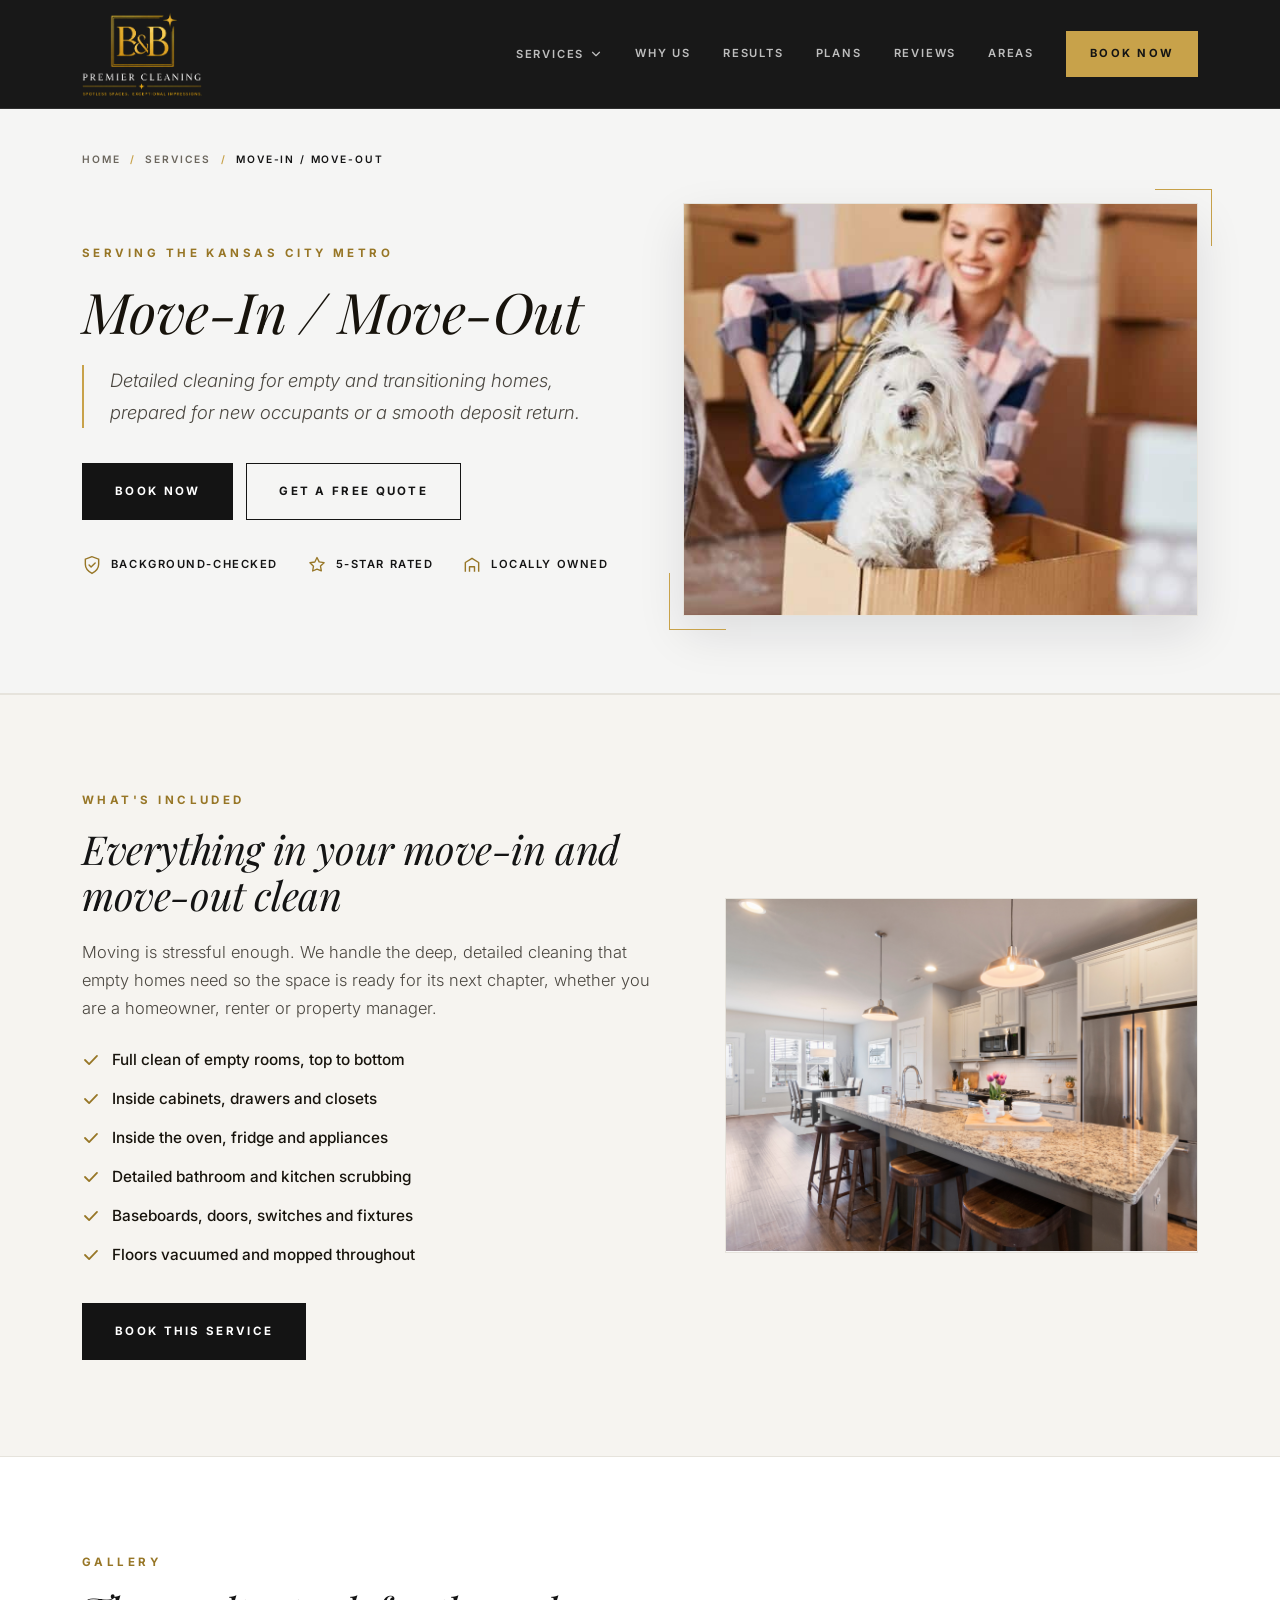
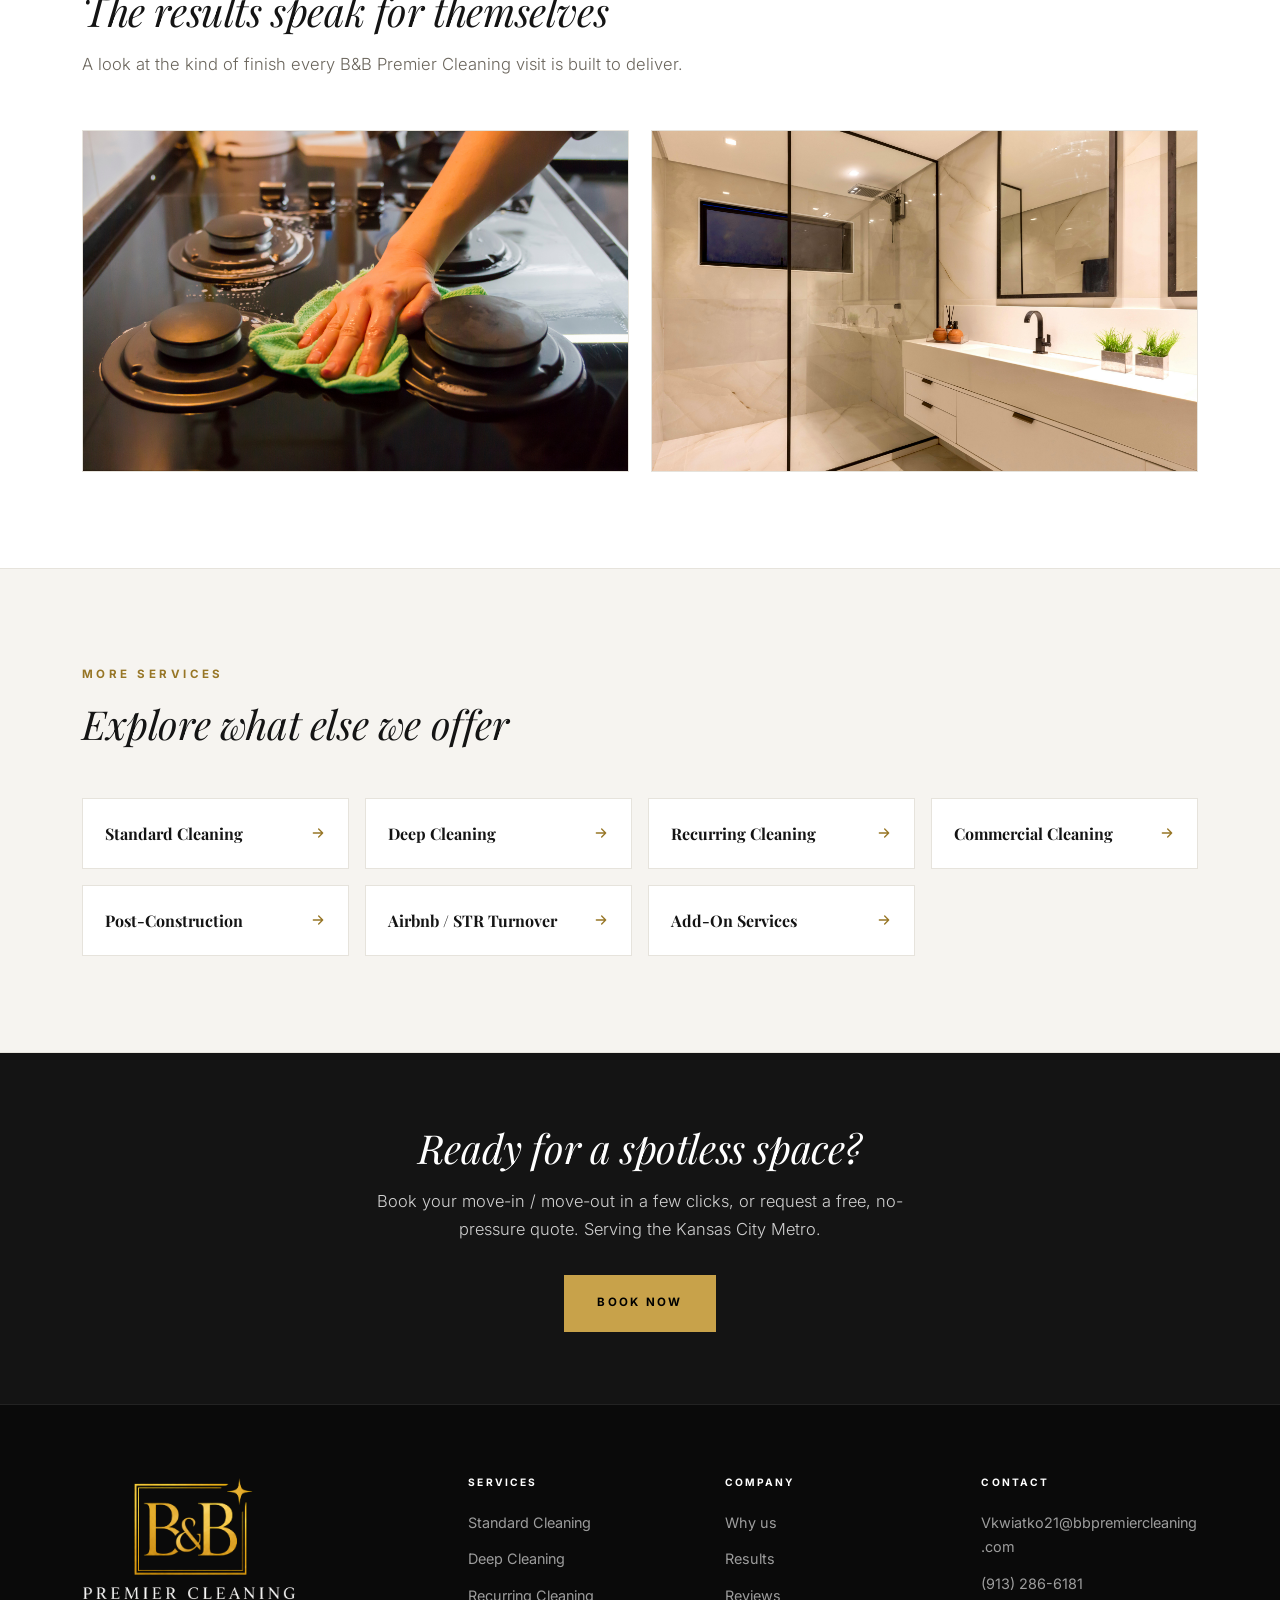
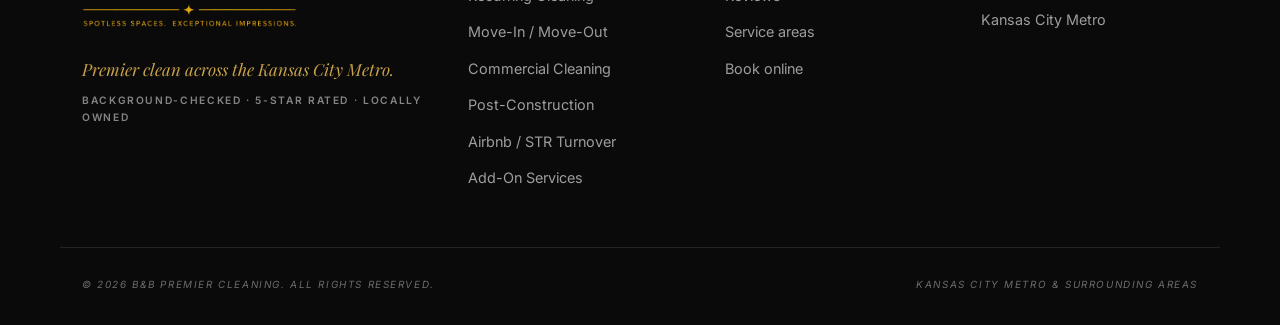
<file: services/move-in-out-cleaning/index.html>
<!DOCTYPE html>
<html lang="en">
<head>
  <meta charset="UTF-8" />
  <meta name="viewport" content="width=device-width, initial-scale=1.0" />
  <title>Move-In and Move-Out Cleaning in Kansas City | B&amp;B Premier Cleaning</title>
  <meta name="description" content="Move-in and move-out cleaning in the Kansas City Metro. Detailed, deposit-ready cleaning for empty and transitioning homes. Ideal for renters, owners and property managers. Book online." />
  <meta name="robots" content="index, follow, max-image-preview:large, max-snippet:-1, max-video-preview:-1" />
  <meta name="googlebot" content="index, follow, max-image-preview:large, max-snippet:-1, max-video-preview:-1" />
  <link rel="canonical" href="https://bbpremiercleaning.com/services/move-in-out-cleaning/" />
  <meta name="theme-color" content="#0a0a0a" />
  <meta name="geo.region" content="US-KS" />
  <meta name="geo.placename" content="Kansas City Metro" />

  <meta property="og:type" content="website" />
  <meta property="og:site_name" content="B&amp;B Premier Cleaning" />
  <meta property="og:title" content="Move-In and Move-Out Cleaning in Kansas City | B&amp;B Premier Cleaning" />
  <meta property="og:description" content="Move-in and move-out cleaning in the Kansas City Metro. Detailed, deposit-ready cleaning for empty and transitioning homes. Ideal for renters, owners and property managers. Book online." />
  <meta property="og:url" content="https://bbpremiercleaning.com/services/move-in-out-cleaning/" />
  <meta property="og:image" content="https://bbpremiercleaning.com/assets/svc-moving.jpg" />
  <meta name="twitter:card" content="summary_large_image" />
  <meta name="twitter:title" content="Move-In and Move-Out Cleaning in Kansas City | B&amp;B Premier Cleaning" />
  <meta name="twitter:description" content="Move-in and move-out cleaning in the Kansas City Metro. Detailed, deposit-ready cleaning for empty and transitioning homes. Ideal for renters, owners and property managers. Book online." />
  <meta name="twitter:image" content="https://bbpremiercleaning.com/assets/svc-moving.jpg" />

  <link rel="icon" type="image/svg+xml" href="../../assets/favicon.svg" />
  <link rel="apple-touch-icon" href="../../assets/favicon.svg" />
  <link rel="preconnect" href="https://fonts.googleapis.com" />
  <link rel="preconnect" href="https://fonts.gstatic.com" crossorigin />
  <link href="https://fonts.googleapis.com/css2?family=Inter:wght@300;400;500;600;700&family=Playfair+Display:ital,wght@0,400;0,700;0,900;1,400;1,700&display=swap" rel="stylesheet" />
  <link rel="stylesheet" href="../../css/styles.css" />

  <script type="application/ld+json">
  {
    "@context": "https://schema.org",
    "@type": "Service",
    "serviceType": "Move-In / Move-Out",
    "name": "Move-In / Move-Out in Kansas City",
    "url": "https://bbpremiercleaning.com/services/move-in-out-cleaning/",
    "image": "https://bbpremiercleaning.com/assets/svc-moving.jpg",
    "description": "Move-in and move-out cleaning in the Kansas City Metro. Detailed, deposit-ready cleaning for empty and transitioning homes. Ideal for renters, owners and property managers. Book online.",
    "areaServed": { "@type": "AdministrativeArea", "name": "Kansas City Metropolitan Area" },
    "provider": {
      "@type": "HouseCleaningService",
      "name": "B&B Premier Cleaning",
      "url": "https://bbpremiercleaning.com/",
      "areaServed": "Kansas City Metro and surrounding areas"
    }
  }
  </script>
  <script type="application/ld+json">
  {
    "@context": "https://schema.org",
    "@type": "BreadcrumbList",
    "itemListElement": [
      { "@type": "ListItem", "position": 1, "name": "Home", "item": "https://bbpremiercleaning.com/" },
      { "@type": "ListItem", "position": 2, "name": "Services", "item": "https://bbpremiercleaning.com/#services" },
      { "@type": "ListItem", "position": 3, "name": "Move-In / Move-Out", "item": "https://bbpremiercleaning.com/services/move-in-out-cleaning/" }
    ]
  }
  </script>
</head>

<body>
  <a class="skip-link" href="#main">Skip to content</a>

  <header class="site-header" id="top">
    <div class="wrap header-inner">
      <a class="brand" href="../../" aria-label="B&amp;B Premier Cleaning home">
        <img class="brand-logo" src="../../assets/logo-tight.png" width="1101" height="769" alt="B&amp;B Premier Cleaning logo" />
        <span class="brand-stack" aria-hidden="true">
          <img class="brand-emblem" src="../../assets/logo-emblem.png" width="615" height="507" alt="" />
          <span class="bs-name">Premier Cleaning</span>
          <span class="bs-sub">Residential &amp; Commercial Cleaning</span>
          <span class="bs-area">Serving the Kansas City Metro</span>
        </span>
      </a>
      <nav class="nav" id="nav" aria-label="Primary">
        <div class="nav-item has-dropdown">
          <button type="button" class="nav-link" aria-haspopup="true" aria-expanded="false">
            Services
            <svg viewBox="0 0 24 24" aria-hidden="true"><path d="m6 9 6 6 6-6" fill="none" stroke="currentColor" stroke-width="2" stroke-linecap="round" stroke-linejoin="round"/></svg>
          </button>
          <div class="dropdown">
            <a class="dd-all" href="../../#services">All services</a>
            <a href="../standard-cleaning/">Standard Cleaning</a>
            <a href="../deep-cleaning/">Deep Cleaning</a>
            <a href="../recurring-cleaning/">Recurring Cleaning</a>
            <a href="../move-in-out-cleaning/">Move-In / Move-Out</a>
            <a href="../commercial-cleaning/">Commercial Cleaning</a>
            <a href="../post-construction-cleaning/">Post-Construction</a>
            <a href="../airbnb-str-cleaning/">Airbnb / STR Turnover</a>
            <a href="../add-on-services/">Add-On Services</a>
          </div>
        </div>
        <a href="../../#why">Why us</a>
        <a href="../../#results">Results</a>
        <a href="../../#plans">Plans</a>
        <a href="../../#reviews">Reviews</a>
        <a href="../../#areas">Areas</a>
        <a class="nav-cta" href="../../#book">Book now</a>
      </nav>
      <button class="nav-toggle" id="navToggle" aria-label="Open menu" aria-expanded="false" aria-controls="nav">
        <span></span><span></span><span></span>
      </button>
    </div>
  </header>

  <main id="main">
    <section class="svc-hero">
      <div class="hero-bg" aria-hidden="true"></div>
      <div class="wrap">
        <nav class="breadcrumb" aria-label="Breadcrumb">
          <a href="../../">Home</a><span class="sep">/</span><a href="../../#services">Services</a><span class="sep">/</span><span>Move-In / Move-Out</span>
        </nav>
        <div class="svc-hero-grid">
          <div class="svc-hero-copy">
            <p class="eyebrow">Serving the Kansas City Metro</p>
            <h1>Move-In / Move-Out</h1>
            <p class="lead">Detailed cleaning for empty and transitioning homes, prepared for new occupants or a smooth deposit return.</p>
            <div class="hero-actions">
              <a class="btn btn-primary" href="../../#book">Book now</a>
              <a class="btn btn-ghost" href="../../#contact">Get a free quote</a>
            </div>
            <ul class="hero-trust">
              <li><svg viewBox="0 0 24 24" aria-hidden="true"><path d="M12 2 4 5v6c0 5 3.4 8.5 8 11 4.6-2.5 8-6 8-11V5z" fill="none" stroke="currentColor" stroke-width="1.7"/><path d="m8.5 12 2.4 2.4L15.8 9.6" fill="none" stroke="currentColor" stroke-width="1.7" stroke-linecap="round" stroke-linejoin="round"/></svg> Background-checked</li>
              <li><svg viewBox="0 0 24 24" aria-hidden="true"><path d="m12 3 2.6 5.3 5.9.9-4.3 4.1 1 5.8L12 16.9 6.8 19.2l1-5.8L3.5 9.3l5.9-.9z" fill="none" stroke="currentColor" stroke-width="1.6" stroke-linejoin="round"/></svg> 5-star rated</li>
              <li><svg viewBox="0 0 24 24" aria-hidden="true"><path d="M4 20V9l8-5 8 5v11" fill="none" stroke="currentColor" stroke-width="1.7" stroke-linejoin="round"/><path d="M9 20v-6h6v6" fill="none" stroke="currentColor" stroke-width="1.7" stroke-linejoin="round"/></svg> Locally owned</li>
            </ul>
          </div>
          <div class="svc-hero-media">
            <div class="hero-media-frame">
              <img src="../../assets/svc-moving.jpg" alt="A cleaner preparing an empty home for its next occupants" fetchpriority="high" />
            </div>
          </div>
        </div>
      </div>
    </section>

    <section class="section section-alt">
      <div class="wrap svc-detail-grid">
        <div class="svc-detail-copy">
          <p class="eyebrow">What's included</p>
          <h2>Everything in your move-in and move-out clean</h2>
          <p>Moving is stressful enough. We handle the deep, detailed cleaning that empty homes need so the space is ready for its next chapter, whether you are a homeowner, renter or property manager.</p>
          <ul class="checks">
            <li>Full clean of empty rooms, top to bottom</li>
            <li>Inside cabinets, drawers and closets</li>
            <li>Inside the oven, fridge and appliances</li>
            <li>Detailed bathroom and kitchen scrubbing</li>
            <li>Baseboards, doors, switches and fixtures</li>
            <li>Floors vacuumed and mopped throughout</li>
          </ul>
          <a class="btn btn-primary" href="../../#book">Book this service</a>
        </div>
        <div class="svc-detail-media">
          <img src="../../assets/gallery-home.png" alt="A freshly cleaned, empty home ready for move-in" loading="lazy" />
        </div>
      </div>
    </section>

    <section class="section">
      <div class="wrap">
        <header class="section-head">
          <p class="eyebrow">Gallery</p>
          <h2>The results speak for themselves</h2>
          <p class="section-sub">A look at the kind of finish every B&amp;B Premier Cleaning visit is built to deliver.</p>
        </header>
        <div class="svc-gallery">
          <figure><img src="../../assets/svc-kitchen.png" alt="A move-out cleaned kitchen with empty cabinets" loading="lazy" /></figure>
          <figure><img src="../../assets/gallery-bath.png" alt="A deposit-ready, spotless bathroom" loading="lazy" /></figure>
        </div>
      </div>
    </section>

    <section class="section section-alt">
      <div class="wrap">
        <header class="section-head">
          <p class="eyebrow">More services</p>
          <h2>Explore what else we offer</h2>
        </header>
        <div class="other-grid">
          <a class="other-card" href="../standard-cleaning/">Standard Cleaning <svg viewBox="0 0 24 24" aria-hidden="true"><path d="M5 12h14M13 6l6 6-6 6" fill="none" stroke="currentColor" stroke-width="2" stroke-linecap="round" stroke-linejoin="round"/></svg></a>
          <a class="other-card" href="../deep-cleaning/">Deep Cleaning <svg viewBox="0 0 24 24" aria-hidden="true"><path d="M5 12h14M13 6l6 6-6 6" fill="none" stroke="currentColor" stroke-width="2" stroke-linecap="round" stroke-linejoin="round"/></svg></a>
          <a class="other-card" href="../recurring-cleaning/">Recurring Cleaning <svg viewBox="0 0 24 24" aria-hidden="true"><path d="M5 12h14M13 6l6 6-6 6" fill="none" stroke="currentColor" stroke-width="2" stroke-linecap="round" stroke-linejoin="round"/></svg></a>
          <a class="other-card" href="../commercial-cleaning/">Commercial Cleaning <svg viewBox="0 0 24 24" aria-hidden="true"><path d="M5 12h14M13 6l6 6-6 6" fill="none" stroke="currentColor" stroke-width="2" stroke-linecap="round" stroke-linejoin="round"/></svg></a>
          <a class="other-card" href="../post-construction-cleaning/">Post-Construction <svg viewBox="0 0 24 24" aria-hidden="true"><path d="M5 12h14M13 6l6 6-6 6" fill="none" stroke="currentColor" stroke-width="2" stroke-linecap="round" stroke-linejoin="round"/></svg></a>
          <a class="other-card" href="../airbnb-str-cleaning/">Airbnb / STR Turnover <svg viewBox="0 0 24 24" aria-hidden="true"><path d="M5 12h14M13 6l6 6-6 6" fill="none" stroke="currentColor" stroke-width="2" stroke-linecap="round" stroke-linejoin="round"/></svg></a>
          <a class="other-card" href="../add-on-services/">Add-On Services <svg viewBox="0 0 24 24" aria-hidden="true"><path d="M5 12h14M13 6l6 6-6 6" fill="none" stroke="currentColor" stroke-width="2" stroke-linecap="round" stroke-linejoin="round"/></svg></a>
        </div>
      </div>
    </section>

    <section class="cta-band">
      <div class="wrap">
        <h2>Ready for a spotless space?</h2>
        <p>Book your move-in / move-out in a few clicks, or request a free, no-pressure quote. Serving the Kansas City Metro.</p>
        <a class="btn btn-primary" href="../../#book">Book now</a>
      </div>
    </section>
  </main>

  <footer class="site-footer">
    <div class="wrap footer-grid">
      <div class="footer-brand">
        <a class="brand brand-light" href="../../" aria-label="B&amp;B Premier Cleaning home">
          <img class="brand-logo" src="../../assets/logo-tight.png" width="1101" height="769" alt="B&amp;B Premier Cleaning logo" />
        </a>
        <p class="footer-slogan">Premier clean across the Kansas City Metro.</p>
        <p class="footer-badges">Background-checked &middot; 5-star rated &middot; Locally owned</p>
      </div>
      <div class="footer-col">
        <h4>Services</h4>
        <ul>
          <li><a href="../standard-cleaning/">Standard Cleaning</a></li>
          <li><a href="../deep-cleaning/">Deep Cleaning</a></li>
          <li><a href="../recurring-cleaning/">Recurring Cleaning</a></li>
          <li><a href="../move-in-out-cleaning/">Move-In / Move-Out</a></li>
          <li><a href="../commercial-cleaning/">Commercial Cleaning</a></li>
          <li><a href="../post-construction-cleaning/">Post-Construction</a></li>
          <li><a href="../airbnb-str-cleaning/">Airbnb / STR Turnover</a></li>
          <li><a href="../add-on-services/">Add-On Services</a></li>
        </ul>
      </div>
      <div class="footer-col">
        <h4>Company</h4>
        <ul>
          <li><a href="../../#why">Why us</a></li>
          <li><a href="../../#results">Results</a></li>
          <li><a href="../../#reviews">Reviews</a></li>
          <li><a href="../../#areas">Service areas</a></li>
          <li><a href="../../#book">Book online</a></li>
        </ul>
      </div>
      <div class="footer-col">
        <h4>Contact</h4>
        <ul>
          <li><a href="mailto:Vkwiatko21@bbpremiercleaning.com">Vkwiatko21@bbpremiercleaning.com</a></li>
          <li><a href="tel:+19132866181">(913) 286-6181</a></li>
          <li>Kansas City Metro</li>
        </ul>
      </div>
    </div>
    <div class="wrap footer-bottom">
      <p>&copy; <span id="year">2026</span> B&amp;B Premier Cleaning. All rights reserved.</p>
      <p>Kansas City Metro &amp; surrounding areas</p>
    </div>
  </footer>

  <a href="#top" class="to-top" id="toTop" aria-label="Back to top">
    <svg viewBox="0 0 24 24" aria-hidden="true"><path d="m6 15 6-6 6 6" fill="none" stroke="currentColor" stroke-width="2" stroke-linecap="round" stroke-linejoin="round"/></svg>
  </a>

  <script src="../../js/main.js"></script>
</body>
</html>
</file>
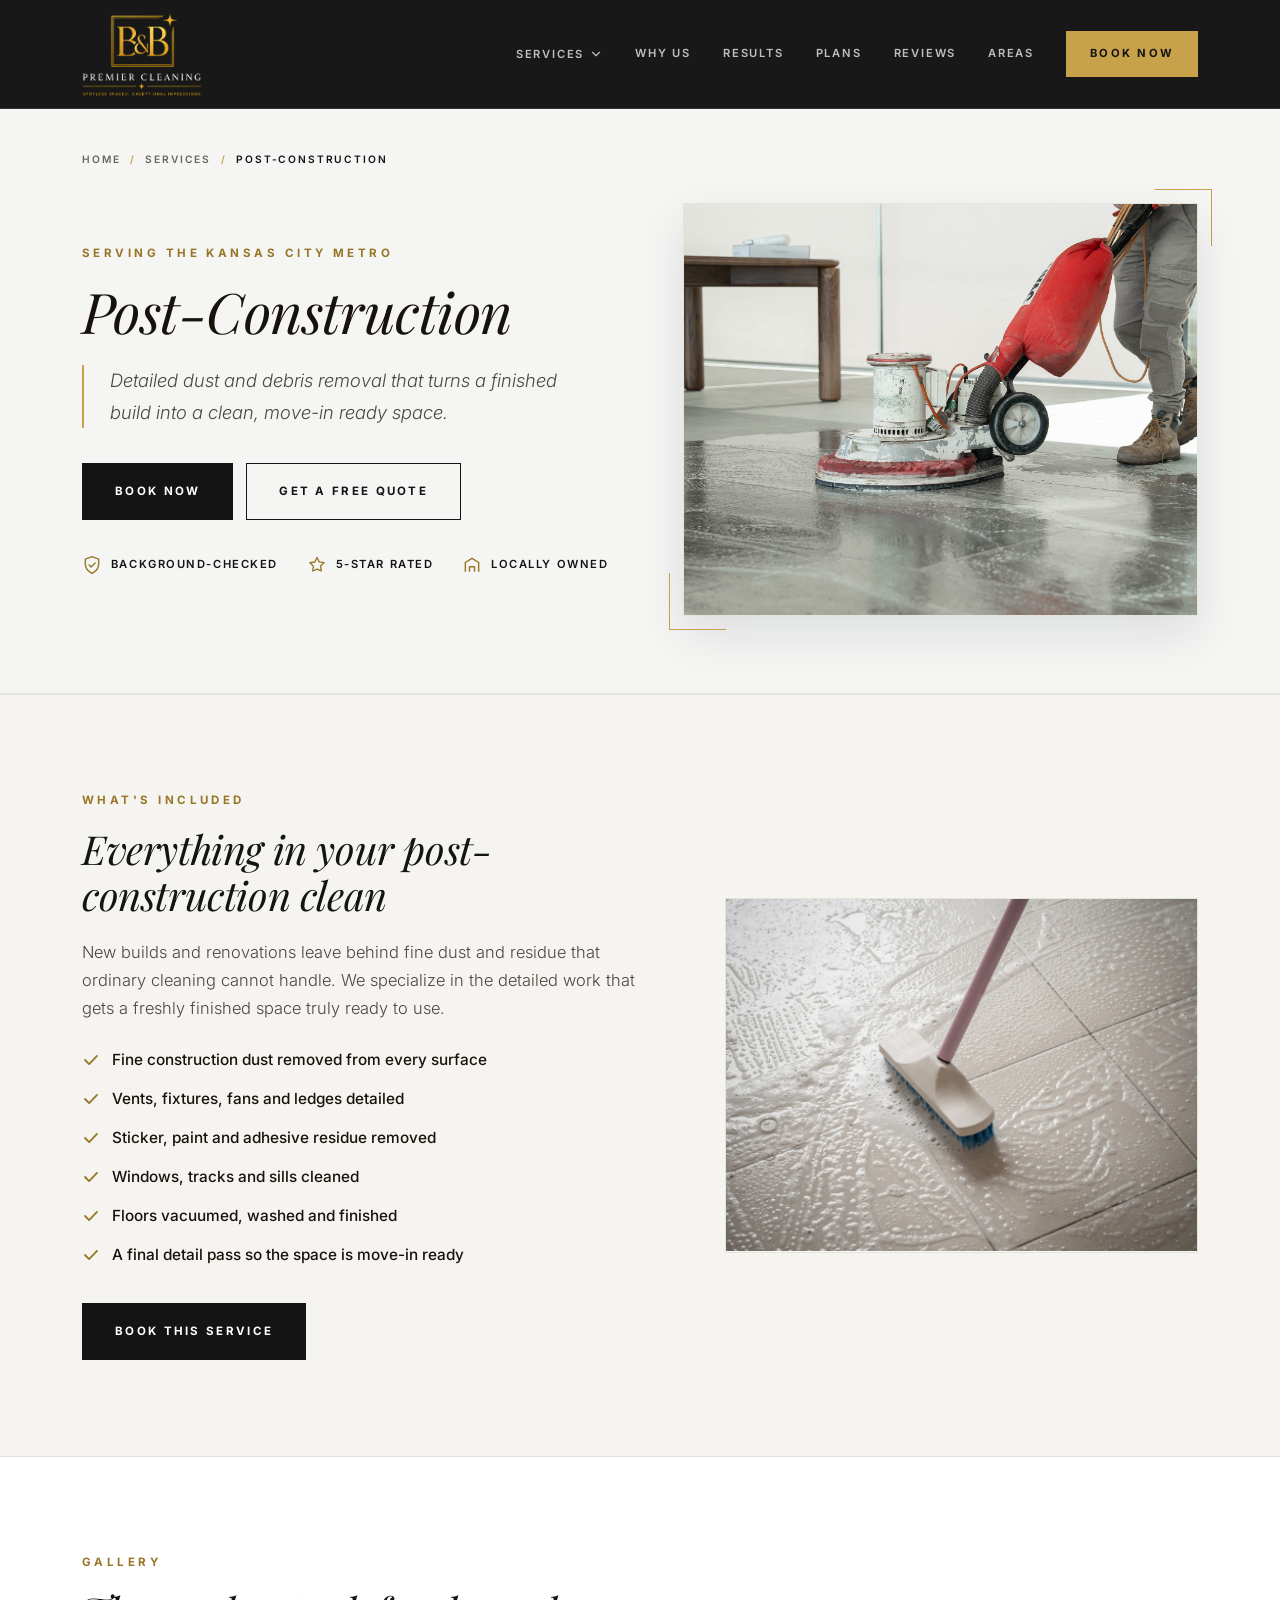
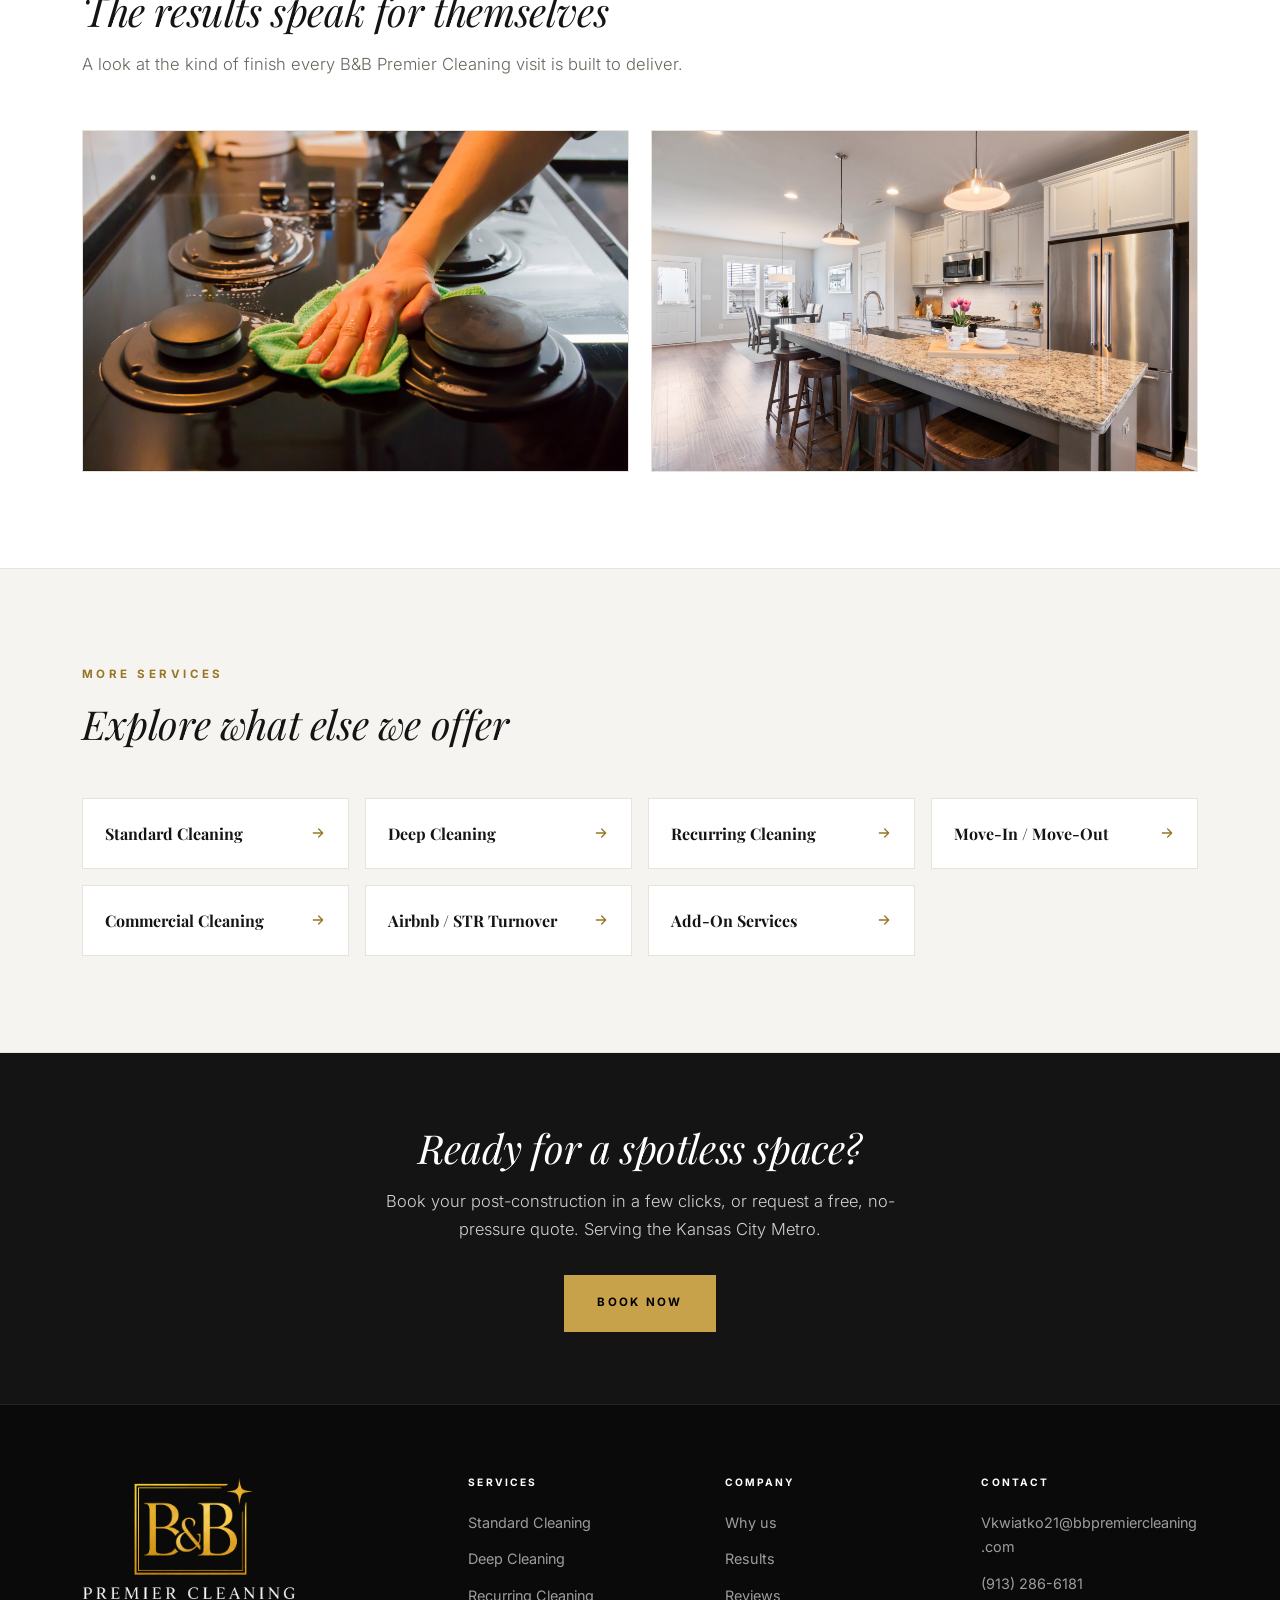
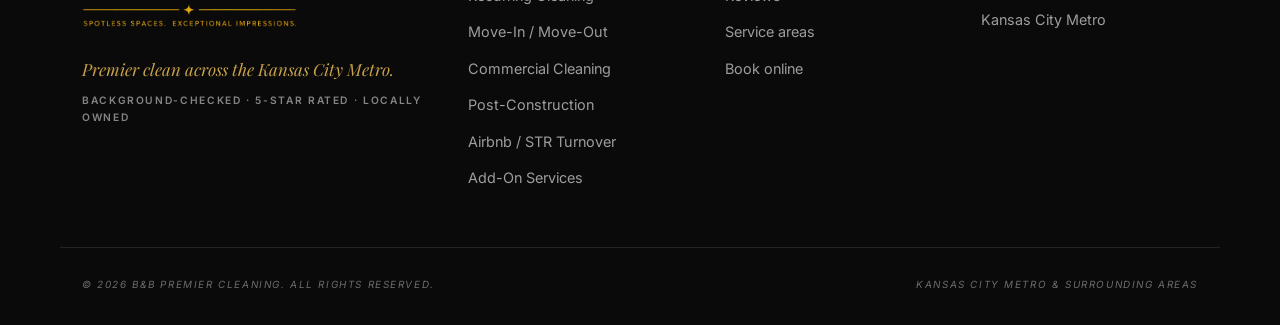
<file: services/post-construction-cleaning/index.html>
<!DOCTYPE html>
<html lang="en">
<head>
  <meta charset="UTF-8" />
  <meta name="viewport" content="width=device-width, initial-scale=1.0" />
  <title>Post-Construction Cleaning in Kansas City | B&amp;B Premier Cleaning</title>
  <meta name="description" content="Post-construction cleaning in the Kansas City Metro. Detailed removal of dust, debris and residue so newly built or renovated spaces are move-in ready. Book online." />
  <meta name="robots" content="index, follow, max-image-preview:large, max-snippet:-1, max-video-preview:-1" />
  <meta name="googlebot" content="index, follow, max-image-preview:large, max-snippet:-1, max-video-preview:-1" />
  <link rel="canonical" href="https://bbpremiercleaning.com/services/post-construction-cleaning/" />
  <meta name="theme-color" content="#0a0a0a" />
  <meta name="geo.region" content="US-KS" />
  <meta name="geo.placename" content="Kansas City Metro" />

  <meta property="og:type" content="website" />
  <meta property="og:site_name" content="B&amp;B Premier Cleaning" />
  <meta property="og:title" content="Post-Construction Cleaning in Kansas City | B&amp;B Premier Cleaning" />
  <meta property="og:description" content="Post-construction cleaning in the Kansas City Metro. Detailed removal of dust, debris and residue so newly built or renovated spaces are move-in ready. Book online." />
  <meta property="og:url" content="https://bbpremiercleaning.com/services/post-construction-cleaning/" />
  <meta property="og:image" content="https://bbpremiercleaning.com/assets/svc-construction.jpg" />
  <meta name="twitter:card" content="summary_large_image" />
  <meta name="twitter:title" content="Post-Construction Cleaning in Kansas City | B&amp;B Premier Cleaning" />
  <meta name="twitter:description" content="Post-construction cleaning in the Kansas City Metro. Detailed removal of dust, debris and residue so newly built or renovated spaces are move-in ready. Book online." />
  <meta name="twitter:image" content="https://bbpremiercleaning.com/assets/svc-construction.jpg" />

  <link rel="icon" type="image/svg+xml" href="../../assets/favicon.svg" />
  <link rel="apple-touch-icon" href="../../assets/favicon.svg" />
  <link rel="preconnect" href="https://fonts.googleapis.com" />
  <link rel="preconnect" href="https://fonts.gstatic.com" crossorigin />
  <link href="https://fonts.googleapis.com/css2?family=Inter:wght@300;400;500;600;700&family=Playfair+Display:ital,wght@0,400;0,700;0,900;1,400;1,700&display=swap" rel="stylesheet" />
  <link rel="stylesheet" href="../../css/styles.css" />

  <script type="application/ld+json">
  {
    "@context": "https://schema.org",
    "@type": "Service",
    "serviceType": "Post-Construction",
    "name": "Post-Construction in Kansas City",
    "url": "https://bbpremiercleaning.com/services/post-construction-cleaning/",
    "image": "https://bbpremiercleaning.com/assets/svc-construction.jpg",
    "description": "Post-construction cleaning in the Kansas City Metro. Detailed removal of dust, debris and residue so newly built or renovated spaces are move-in ready. Book online.",
    "areaServed": { "@type": "AdministrativeArea", "name": "Kansas City Metropolitan Area" },
    "provider": {
      "@type": "HouseCleaningService",
      "name": "B&B Premier Cleaning",
      "url": "https://bbpremiercleaning.com/",
      "areaServed": "Kansas City Metro and surrounding areas"
    }
  }
  </script>
  <script type="application/ld+json">
  {
    "@context": "https://schema.org",
    "@type": "BreadcrumbList",
    "itemListElement": [
      { "@type": "ListItem", "position": 1, "name": "Home", "item": "https://bbpremiercleaning.com/" },
      { "@type": "ListItem", "position": 2, "name": "Services", "item": "https://bbpremiercleaning.com/#services" },
      { "@type": "ListItem", "position": 3, "name": "Post-Construction", "item": "https://bbpremiercleaning.com/services/post-construction-cleaning/" }
    ]
  }
  </script>
</head>

<body>
  <a class="skip-link" href="#main">Skip to content</a>

  <header class="site-header" id="top">
    <div class="wrap header-inner">
      <a class="brand" href="../../" aria-label="B&amp;B Premier Cleaning home">
        <img class="brand-logo" src="../../assets/logo-tight.png" width="1101" height="769" alt="B&amp;B Premier Cleaning logo" />
        <span class="brand-stack" aria-hidden="true">
          <img class="brand-emblem" src="../../assets/logo-emblem.png" width="615" height="507" alt="" />
          <span class="bs-name">Premier Cleaning</span>
          <span class="bs-sub">Residential &amp; Commercial Cleaning</span>
          <span class="bs-area">Serving the Kansas City Metro</span>
        </span>
      </a>
      <nav class="nav" id="nav" aria-label="Primary">
        <div class="nav-item has-dropdown">
          <button type="button" class="nav-link" aria-haspopup="true" aria-expanded="false">
            Services
            <svg viewBox="0 0 24 24" aria-hidden="true"><path d="m6 9 6 6 6-6" fill="none" stroke="currentColor" stroke-width="2" stroke-linecap="round" stroke-linejoin="round"/></svg>
          </button>
          <div class="dropdown">
            <a class="dd-all" href="../../#services">All services</a>
            <a href="../standard-cleaning/">Standard Cleaning</a>
            <a href="../deep-cleaning/">Deep Cleaning</a>
            <a href="../recurring-cleaning/">Recurring Cleaning</a>
            <a href="../move-in-out-cleaning/">Move-In / Move-Out</a>
            <a href="../commercial-cleaning/">Commercial Cleaning</a>
            <a href="../post-construction-cleaning/">Post-Construction</a>
            <a href="../airbnb-str-cleaning/">Airbnb / STR Turnover</a>
            <a href="../add-on-services/">Add-On Services</a>
          </div>
        </div>
        <a href="../../#why">Why us</a>
        <a href="../../#results">Results</a>
        <a href="../../#plans">Plans</a>
        <a href="../../#reviews">Reviews</a>
        <a href="../../#areas">Areas</a>
        <a class="nav-cta" href="../../#book">Book now</a>
      </nav>
      <button class="nav-toggle" id="navToggle" aria-label="Open menu" aria-expanded="false" aria-controls="nav">
        <span></span><span></span><span></span>
      </button>
    </div>
  </header>

  <main id="main">
    <section class="svc-hero">
      <div class="hero-bg" aria-hidden="true"></div>
      <div class="wrap">
        <nav class="breadcrumb" aria-label="Breadcrumb">
          <a href="../../">Home</a><span class="sep">/</span><a href="../../#services">Services</a><span class="sep">/</span><span>Post-Construction</span>
        </nav>
        <div class="svc-hero-grid">
          <div class="svc-hero-copy">
            <p class="eyebrow">Serving the Kansas City Metro</p>
            <h1>Post-Construction</h1>
            <p class="lead">Detailed dust and debris removal that turns a finished build into a clean, move-in ready space.</p>
            <div class="hero-actions">
              <a class="btn btn-primary" href="../../#book">Book now</a>
              <a class="btn btn-ghost" href="../../#contact">Get a free quote</a>
            </div>
            <ul class="hero-trust">
              <li><svg viewBox="0 0 24 24" aria-hidden="true"><path d="M12 2 4 5v6c0 5 3.4 8.5 8 11 4.6-2.5 8-6 8-11V5z" fill="none" stroke="currentColor" stroke-width="1.7"/><path d="m8.5 12 2.4 2.4L15.8 9.6" fill="none" stroke="currentColor" stroke-width="1.7" stroke-linecap="round" stroke-linejoin="round"/></svg> Background-checked</li>
              <li><svg viewBox="0 0 24 24" aria-hidden="true"><path d="m12 3 2.6 5.3 5.9.9-4.3 4.1 1 5.8L12 16.9 6.8 19.2l1-5.8L3.5 9.3l5.9-.9z" fill="none" stroke="currentColor" stroke-width="1.6" stroke-linejoin="round"/></svg> 5-star rated</li>
              <li><svg viewBox="0 0 24 24" aria-hidden="true"><path d="M4 20V9l8-5 8 5v11" fill="none" stroke="currentColor" stroke-width="1.7" stroke-linejoin="round"/><path d="M9 20v-6h6v6" fill="none" stroke="currentColor" stroke-width="1.7" stroke-linejoin="round"/></svg> Locally owned</li>
            </ul>
          </div>
          <div class="svc-hero-media">
            <div class="hero-media-frame">
              <img src="../../assets/svc-construction.jpg" alt="A cleaner clearing dust and debris after a renovation" fetchpriority="high" />
            </div>
          </div>
        </div>
      </div>
    </section>

    <section class="section section-alt">
      <div class="wrap svc-detail-grid">
        <div class="svc-detail-copy">
          <p class="eyebrow">What's included</p>
          <h2>Everything in your post-construction clean</h2>
          <p>New builds and renovations leave behind fine dust and residue that ordinary cleaning cannot handle. We specialize in the detailed work that gets a freshly finished space truly ready to use.</p>
          <ul class="checks">
            <li>Fine construction dust removed from every surface</li>
            <li>Vents, fixtures, fans and ledges detailed</li>
            <li>Sticker, paint and adhesive residue removed</li>
            <li>Windows, tracks and sills cleaned</li>
            <li>Floors vacuumed, washed and finished</li>
            <li>A final detail pass so the space is move-in ready</li>
          </ul>
          <a class="btn btn-primary" href="../../#book">Book this service</a>
        </div>
        <div class="svc-detail-media">
          <img src="../../assets/svc-floor.png" alt="Freshly cleaned floors after construction" loading="lazy" />
        </div>
      </div>
    </section>

    <section class="section">
      <div class="wrap">
        <header class="section-head">
          <p class="eyebrow">Gallery</p>
          <h2>The results speak for themselves</h2>
          <p class="section-sub">A look at the kind of finish every B&amp;B Premier Cleaning visit is built to deliver.</p>
        </header>
        <div class="svc-gallery">
          <figure><img src="../../assets/svc-kitchen.png" alt="A newly finished, spotless kitchen" loading="lazy" /></figure>
          <figure><img src="../../assets/gallery-home.png" alt="A renovated home cleaned and ready" loading="lazy" /></figure>
        </div>
      </div>
    </section>

    <section class="section section-alt">
      <div class="wrap">
        <header class="section-head">
          <p class="eyebrow">More services</p>
          <h2>Explore what else we offer</h2>
        </header>
        <div class="other-grid">
          <a class="other-card" href="../standard-cleaning/">Standard Cleaning <svg viewBox="0 0 24 24" aria-hidden="true"><path d="M5 12h14M13 6l6 6-6 6" fill="none" stroke="currentColor" stroke-width="2" stroke-linecap="round" stroke-linejoin="round"/></svg></a>
          <a class="other-card" href="../deep-cleaning/">Deep Cleaning <svg viewBox="0 0 24 24" aria-hidden="true"><path d="M5 12h14M13 6l6 6-6 6" fill="none" stroke="currentColor" stroke-width="2" stroke-linecap="round" stroke-linejoin="round"/></svg></a>
          <a class="other-card" href="../recurring-cleaning/">Recurring Cleaning <svg viewBox="0 0 24 24" aria-hidden="true"><path d="M5 12h14M13 6l6 6-6 6" fill="none" stroke="currentColor" stroke-width="2" stroke-linecap="round" stroke-linejoin="round"/></svg></a>
          <a class="other-card" href="../move-in-out-cleaning/">Move-In / Move-Out <svg viewBox="0 0 24 24" aria-hidden="true"><path d="M5 12h14M13 6l6 6-6 6" fill="none" stroke="currentColor" stroke-width="2" stroke-linecap="round" stroke-linejoin="round"/></svg></a>
          <a class="other-card" href="../commercial-cleaning/">Commercial Cleaning <svg viewBox="0 0 24 24" aria-hidden="true"><path d="M5 12h14M13 6l6 6-6 6" fill="none" stroke="currentColor" stroke-width="2" stroke-linecap="round" stroke-linejoin="round"/></svg></a>
          <a class="other-card" href="../airbnb-str-cleaning/">Airbnb / STR Turnover <svg viewBox="0 0 24 24" aria-hidden="true"><path d="M5 12h14M13 6l6 6-6 6" fill="none" stroke="currentColor" stroke-width="2" stroke-linecap="round" stroke-linejoin="round"/></svg></a>
          <a class="other-card" href="../add-on-services/">Add-On Services <svg viewBox="0 0 24 24" aria-hidden="true"><path d="M5 12h14M13 6l6 6-6 6" fill="none" stroke="currentColor" stroke-width="2" stroke-linecap="round" stroke-linejoin="round"/></svg></a>
        </div>
      </div>
    </section>

    <section class="cta-band">
      <div class="wrap">
        <h2>Ready for a spotless space?</h2>
        <p>Book your post-construction in a few clicks, or request a free, no-pressure quote. Serving the Kansas City Metro.</p>
        <a class="btn btn-primary" href="../../#book">Book now</a>
      </div>
    </section>
  </main>

  <footer class="site-footer">
    <div class="wrap footer-grid">
      <div class="footer-brand">
        <a class="brand brand-light" href="../../" aria-label="B&amp;B Premier Cleaning home">
          <img class="brand-logo" src="../../assets/logo-tight.png" width="1101" height="769" alt="B&amp;B Premier Cleaning logo" />
        </a>
        <p class="footer-slogan">Premier clean across the Kansas City Metro.</p>
        <p class="footer-badges">Background-checked &middot; 5-star rated &middot; Locally owned</p>
      </div>
      <div class="footer-col">
        <h4>Services</h4>
        <ul>
          <li><a href="../standard-cleaning/">Standard Cleaning</a></li>
          <li><a href="../deep-cleaning/">Deep Cleaning</a></li>
          <li><a href="../recurring-cleaning/">Recurring Cleaning</a></li>
          <li><a href="../move-in-out-cleaning/">Move-In / Move-Out</a></li>
          <li><a href="../commercial-cleaning/">Commercial Cleaning</a></li>
          <li><a href="../post-construction-cleaning/">Post-Construction</a></li>
          <li><a href="../airbnb-str-cleaning/">Airbnb / STR Turnover</a></li>
          <li><a href="../add-on-services/">Add-On Services</a></li>
        </ul>
      </div>
      <div class="footer-col">
        <h4>Company</h4>
        <ul>
          <li><a href="../../#why">Why us</a></li>
          <li><a href="../../#results">Results</a></li>
          <li><a href="../../#reviews">Reviews</a></li>
          <li><a href="../../#areas">Service areas</a></li>
          <li><a href="../../#book">Book online</a></li>
        </ul>
      </div>
      <div class="footer-col">
        <h4>Contact</h4>
        <ul>
          <li><a href="mailto:Vkwiatko21@bbpremiercleaning.com">Vkwiatko21@bbpremiercleaning.com</a></li>
          <li><a href="tel:+19132866181">(913) 286-6181</a></li>
          <li>Kansas City Metro</li>
        </ul>
      </div>
    </div>
    <div class="wrap footer-bottom">
      <p>&copy; <span id="year">2026</span> B&amp;B Premier Cleaning. All rights reserved.</p>
      <p>Kansas City Metro &amp; surrounding areas</p>
    </div>
  </footer>

  <a href="#top" class="to-top" id="toTop" aria-label="Back to top">
    <svg viewBox="0 0 24 24" aria-hidden="true"><path d="m6 15 6-6 6 6" fill="none" stroke="currentColor" stroke-width="2" stroke-linecap="round" stroke-linejoin="round"/></svg>
  </a>

  <script src="../../js/main.js"></script>
</body>
</html>
</file>
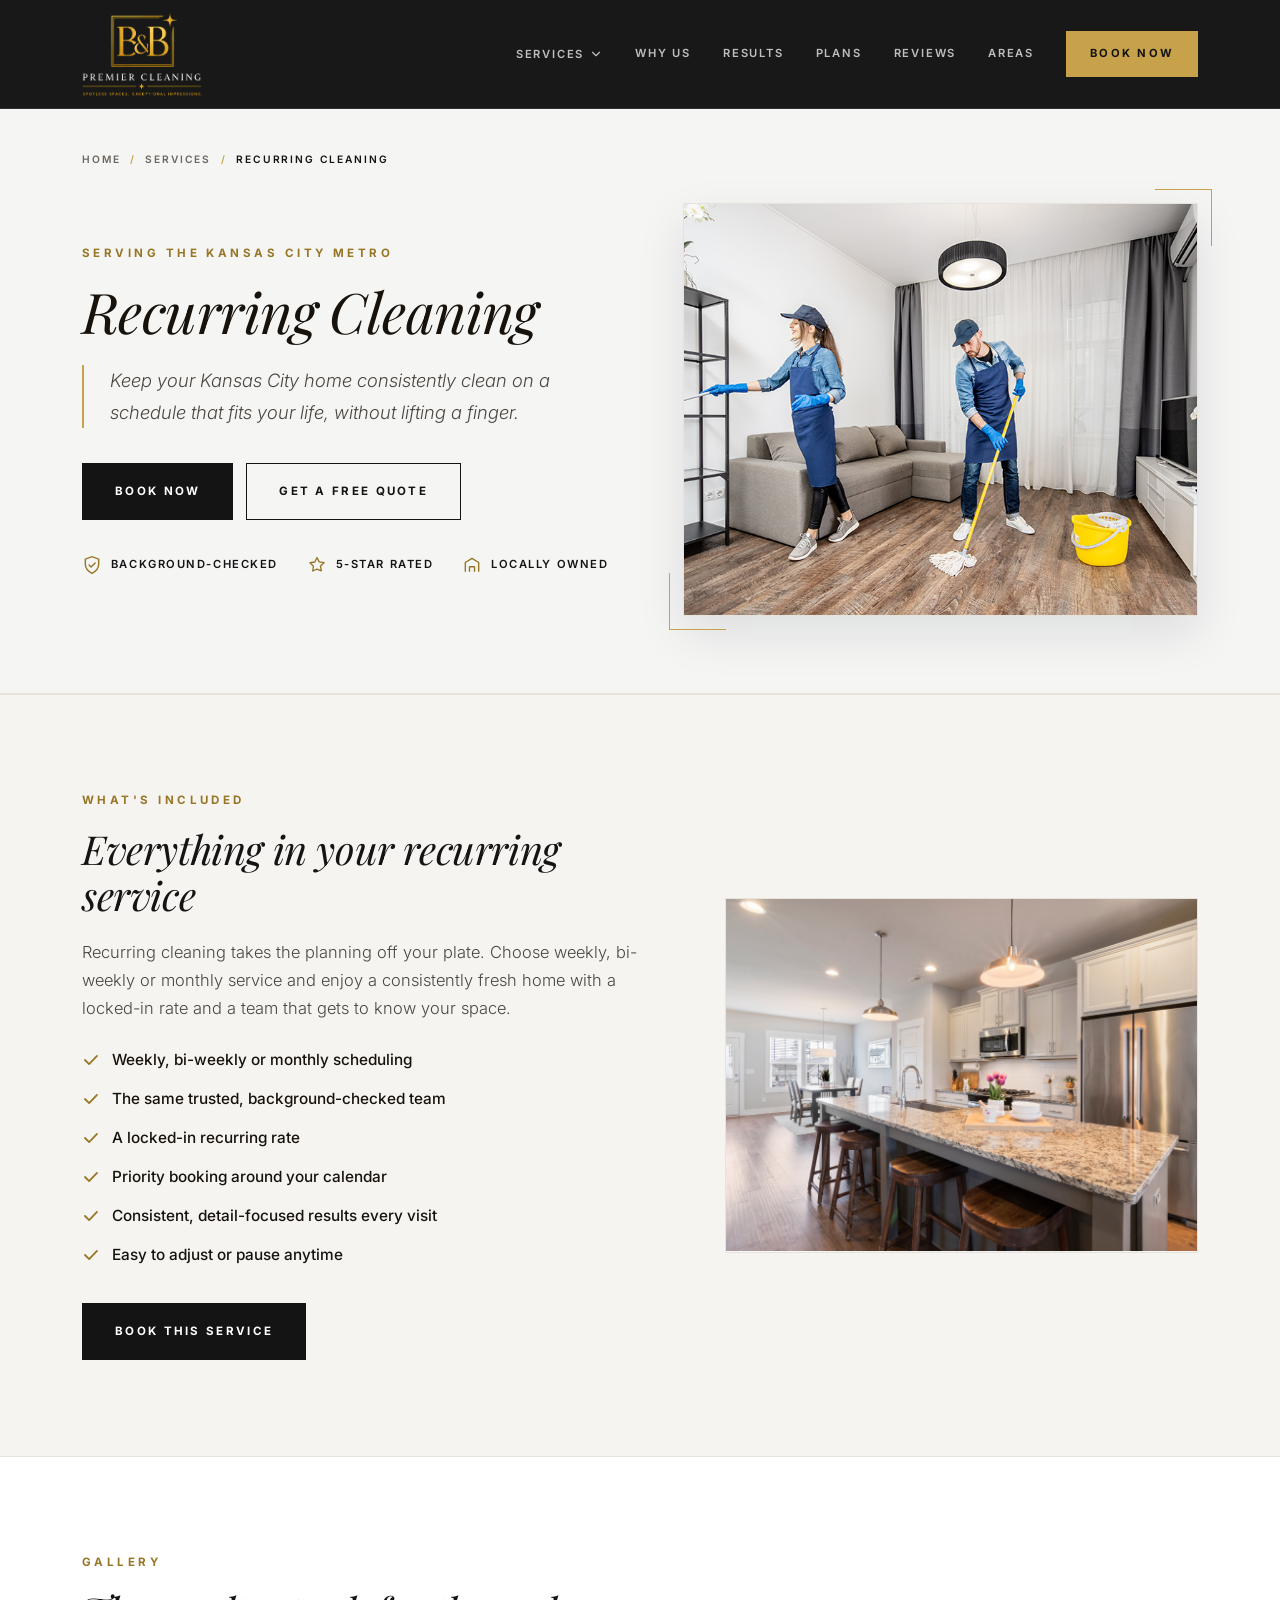
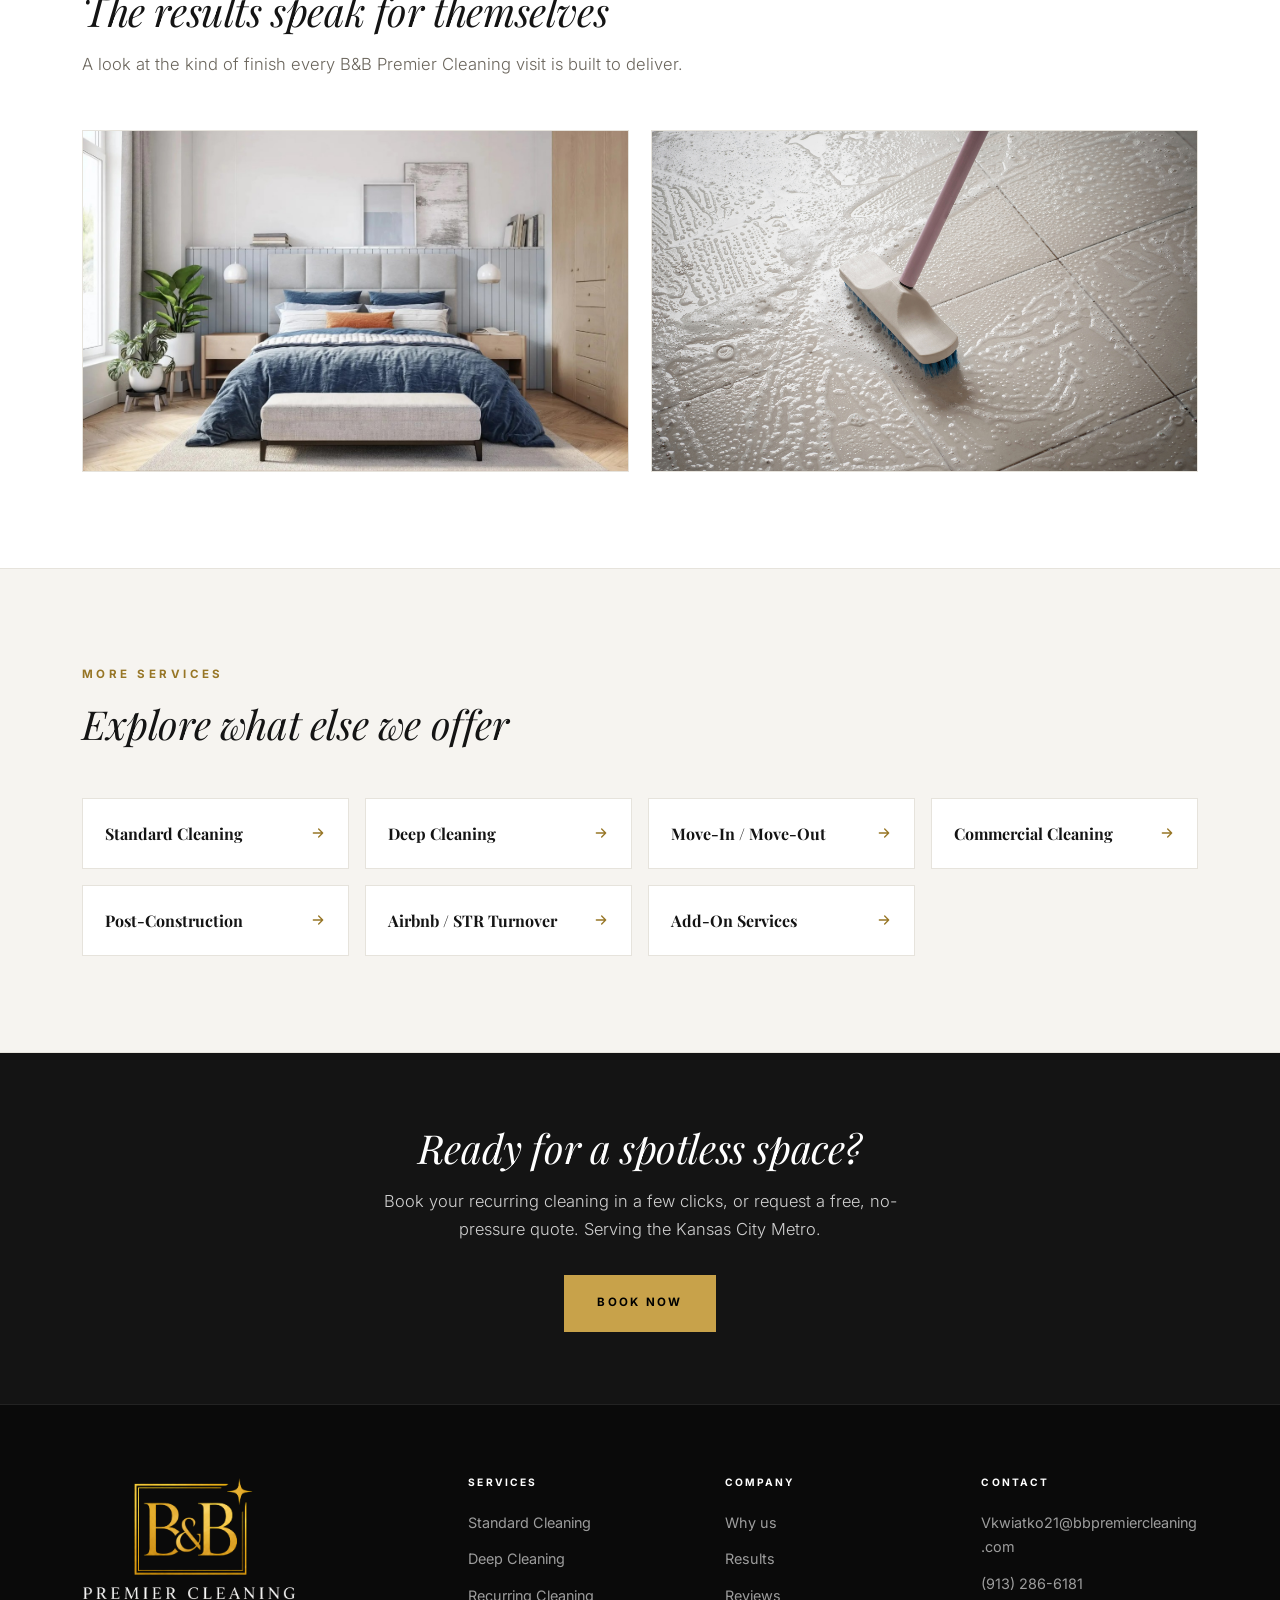
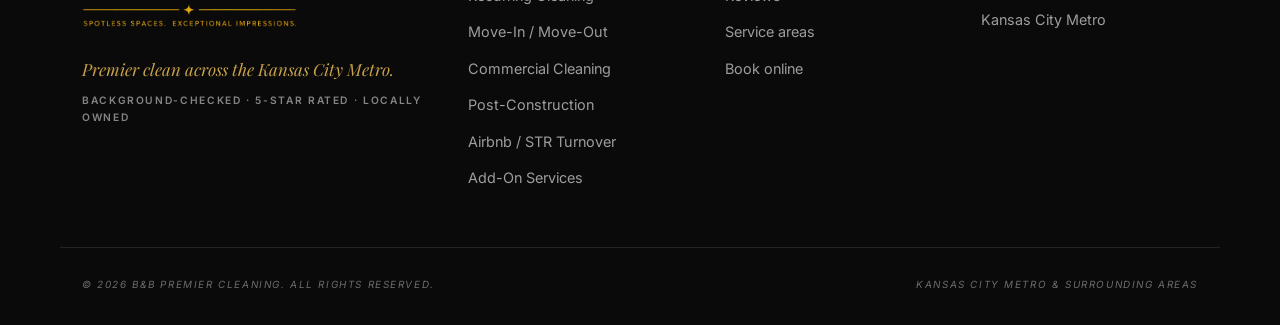
<file: services/recurring-cleaning/index.html>
<!DOCTYPE html>
<html lang="en">
<head>
  <meta charset="UTF-8" />
  <meta name="viewport" content="width=device-width, initial-scale=1.0" />
  <title>Recurring House Cleaning in Kansas City | B&amp;B Premier Cleaning</title>
  <meta name="description" content="Weekly, bi-weekly and monthly recurring cleaning in the Kansas City Metro. Keep your home consistently clean with a locked-in rate and the same trusted team. Book online." />
  <meta name="robots" content="index, follow, max-image-preview:large, max-snippet:-1, max-video-preview:-1" />
  <meta name="googlebot" content="index, follow, max-image-preview:large, max-snippet:-1, max-video-preview:-1" />
  <link rel="canonical" href="https://bbpremiercleaning.com/services/recurring-cleaning/" />
  <meta name="theme-color" content="#0a0a0a" />
  <meta name="geo.region" content="US-KS" />
  <meta name="geo.placename" content="Kansas City Metro" />

  <meta property="og:type" content="website" />
  <meta property="og:site_name" content="B&amp;B Premier Cleaning" />
  <meta property="og:title" content="Recurring House Cleaning in Kansas City | B&amp;B Premier Cleaning" />
  <meta property="og:description" content="Weekly, bi-weekly and monthly recurring cleaning in the Kansas City Metro. Keep your home consistently clean with a locked-in rate and the same trusted team. Book online." />
  <meta property="og:url" content="https://bbpremiercleaning.com/services/recurring-cleaning/" />
  <meta property="og:image" content="https://bbpremiercleaning.com/assets/team.jpg" />
  <meta name="twitter:card" content="summary_large_image" />
  <meta name="twitter:title" content="Recurring House Cleaning in Kansas City | B&amp;B Premier Cleaning" />
  <meta name="twitter:description" content="Weekly, bi-weekly and monthly recurring cleaning in the Kansas City Metro. Keep your home consistently clean with a locked-in rate and the same trusted team. Book online." />
  <meta name="twitter:image" content="https://bbpremiercleaning.com/assets/team.jpg" />

  <link rel="icon" type="image/svg+xml" href="../../assets/favicon.svg" />
  <link rel="apple-touch-icon" href="../../assets/favicon.svg" />
  <link rel="preconnect" href="https://fonts.googleapis.com" />
  <link rel="preconnect" href="https://fonts.gstatic.com" crossorigin />
  <link href="https://fonts.googleapis.com/css2?family=Inter:wght@300;400;500;600;700&family=Playfair+Display:ital,wght@0,400;0,700;0,900;1,400;1,700&display=swap" rel="stylesheet" />
  <link rel="stylesheet" href="../../css/styles.css" />

  <script type="application/ld+json">
  {
    "@context": "https://schema.org",
    "@type": "Service",
    "serviceType": "Recurring Cleaning",
    "name": "Recurring Cleaning in Kansas City",
    "url": "https://bbpremiercleaning.com/services/recurring-cleaning/",
    "image": "https://bbpremiercleaning.com/assets/team.jpg",
    "description": "Weekly, bi-weekly and monthly recurring cleaning in the Kansas City Metro. Keep your home consistently clean with a locked-in rate and the same trusted team. Book online.",
    "areaServed": { "@type": "AdministrativeArea", "name": "Kansas City Metropolitan Area" },
    "provider": {
      "@type": "HouseCleaningService",
      "name": "B&B Premier Cleaning",
      "url": "https://bbpremiercleaning.com/",
      "areaServed": "Kansas City Metro and surrounding areas"
    }
  }
  </script>
  <script type="application/ld+json">
  {
    "@context": "https://schema.org",
    "@type": "BreadcrumbList",
    "itemListElement": [
      { "@type": "ListItem", "position": 1, "name": "Home", "item": "https://bbpremiercleaning.com/" },
      { "@type": "ListItem", "position": 2, "name": "Services", "item": "https://bbpremiercleaning.com/#services" },
      { "@type": "ListItem", "position": 3, "name": "Recurring Cleaning", "item": "https://bbpremiercleaning.com/services/recurring-cleaning/" }
    ]
  }
  </script>
</head>

<body>
  <a class="skip-link" href="#main">Skip to content</a>

  <header class="site-header" id="top">
    <div class="wrap header-inner">
      <a class="brand" href="../../" aria-label="B&amp;B Premier Cleaning home">
        <img class="brand-logo" src="../../assets/logo-tight.png" width="1101" height="769" alt="B&amp;B Premier Cleaning logo" />
        <span class="brand-stack" aria-hidden="true">
          <img class="brand-emblem" src="../../assets/logo-emblem.png" width="615" height="507" alt="" />
          <span class="bs-name">Premier Cleaning</span>
          <span class="bs-sub">Residential &amp; Commercial Cleaning</span>
          <span class="bs-area">Serving the Kansas City Metro</span>
        </span>
      </a>
      <nav class="nav" id="nav" aria-label="Primary">
        <div class="nav-item has-dropdown">
          <button type="button" class="nav-link" aria-haspopup="true" aria-expanded="false">
            Services
            <svg viewBox="0 0 24 24" aria-hidden="true"><path d="m6 9 6 6 6-6" fill="none" stroke="currentColor" stroke-width="2" stroke-linecap="round" stroke-linejoin="round"/></svg>
          </button>
          <div class="dropdown">
            <a class="dd-all" href="../../#services">All services</a>
            <a href="../standard-cleaning/">Standard Cleaning</a>
            <a href="../deep-cleaning/">Deep Cleaning</a>
            <a href="../recurring-cleaning/">Recurring Cleaning</a>
            <a href="../move-in-out-cleaning/">Move-In / Move-Out</a>
            <a href="../commercial-cleaning/">Commercial Cleaning</a>
            <a href="../post-construction-cleaning/">Post-Construction</a>
            <a href="../airbnb-str-cleaning/">Airbnb / STR Turnover</a>
            <a href="../add-on-services/">Add-On Services</a>
          </div>
        </div>
        <a href="../../#why">Why us</a>
        <a href="../../#results">Results</a>
        <a href="../../#plans">Plans</a>
        <a href="../../#reviews">Reviews</a>
        <a href="../../#areas">Areas</a>
        <a class="nav-cta" href="../../#book">Book now</a>
      </nav>
      <button class="nav-toggle" id="navToggle" aria-label="Open menu" aria-expanded="false" aria-controls="nav">
        <span></span><span></span><span></span>
      </button>
    </div>
  </header>

  <main id="main">
    <section class="svc-hero">
      <div class="hero-bg" aria-hidden="true"></div>
      <div class="wrap">
        <nav class="breadcrumb" aria-label="Breadcrumb">
          <a href="../../">Home</a><span class="sep">/</span><a href="../../#services">Services</a><span class="sep">/</span><span>Recurring Cleaning</span>
        </nav>
        <div class="svc-hero-grid">
          <div class="svc-hero-copy">
            <p class="eyebrow">Serving the Kansas City Metro</p>
            <h1>Recurring Cleaning</h1>
            <p class="lead">Keep your Kansas City home consistently clean on a schedule that fits your life, without lifting a finger.</p>
            <div class="hero-actions">
              <a class="btn btn-primary" href="../../#book">Book now</a>
              <a class="btn btn-ghost" href="../../#contact">Get a free quote</a>
            </div>
            <ul class="hero-trust">
              <li><svg viewBox="0 0 24 24" aria-hidden="true"><path d="M12 2 4 5v6c0 5 3.4 8.5 8 11 4.6-2.5 8-6 8-11V5z" fill="none" stroke="currentColor" stroke-width="1.7"/><path d="m8.5 12 2.4 2.4L15.8 9.6" fill="none" stroke="currentColor" stroke-width="1.7" stroke-linecap="round" stroke-linejoin="round"/></svg> Background-checked</li>
              <li><svg viewBox="0 0 24 24" aria-hidden="true"><path d="m12 3 2.6 5.3 5.9.9-4.3 4.1 1 5.8L12 16.9 6.8 19.2l1-5.8L3.5 9.3l5.9-.9z" fill="none" stroke="currentColor" stroke-width="1.6" stroke-linejoin="round"/></svg> 5-star rated</li>
              <li><svg viewBox="0 0 24 24" aria-hidden="true"><path d="M4 20V9l8-5 8 5v11" fill="none" stroke="currentColor" stroke-width="1.7" stroke-linejoin="round"/><path d="M9 20v-6h6v6" fill="none" stroke="currentColor" stroke-width="1.7" stroke-linejoin="round"/></svg> Locally owned</li>
            </ul>
          </div>
          <div class="svc-hero-media">
            <div class="hero-media-frame">
              <img src="../../assets/team.jpg" alt="Two B&amp;B Premier cleaners maintaining a tidy living room" fetchpriority="high" />
            </div>
          </div>
        </div>
      </div>
    </section>

    <section class="section section-alt">
      <div class="wrap svc-detail-grid">
        <div class="svc-detail-copy">
          <p class="eyebrow">What's included</p>
          <h2>Everything in your recurring service</h2>
          <p>Recurring cleaning takes the planning off your plate. Choose weekly, bi-weekly or monthly service and enjoy a consistently fresh home with a locked-in rate and a team that gets to know your space.</p>
          <ul class="checks">
            <li>Weekly, bi-weekly or monthly scheduling</li>
            <li>The same trusted, background-checked team</li>
            <li>A locked-in recurring rate</li>
            <li>Priority booking around your calendar</li>
            <li>Consistent, detail-focused results every visit</li>
            <li>Easy to adjust or pause anytime</li>
          </ul>
          <a class="btn btn-primary" href="../../#book">Book this service</a>
        </div>
        <div class="svc-detail-media">
          <img src="../../assets/gallery-home.png" alt="A consistently clean open-plan living space" loading="lazy" />
        </div>
      </div>
    </section>

    <section class="section">
      <div class="wrap">
        <header class="section-head">
          <p class="eyebrow">Gallery</p>
          <h2>The results speak for themselves</h2>
          <p class="section-sub">A look at the kind of finish every B&amp;B Premier Cleaning visit is built to deliver.</p>
        </header>
        <div class="svc-gallery">
          <figure><img src="../../assets/gallery-bed.jpg" alt="A freshly maintained bedroom" loading="lazy" /></figure>
          <figure><img src="../../assets/svc-floor.png" alt="Freshly cleaned floors" loading="lazy" /></figure>
        </div>
      </div>
    </section>

    <section class="section section-alt">
      <div class="wrap">
        <header class="section-head">
          <p class="eyebrow">More services</p>
          <h2>Explore what else we offer</h2>
        </header>
        <div class="other-grid">
          <a class="other-card" href="../standard-cleaning/">Standard Cleaning <svg viewBox="0 0 24 24" aria-hidden="true"><path d="M5 12h14M13 6l6 6-6 6" fill="none" stroke="currentColor" stroke-width="2" stroke-linecap="round" stroke-linejoin="round"/></svg></a>
          <a class="other-card" href="../deep-cleaning/">Deep Cleaning <svg viewBox="0 0 24 24" aria-hidden="true"><path d="M5 12h14M13 6l6 6-6 6" fill="none" stroke="currentColor" stroke-width="2" stroke-linecap="round" stroke-linejoin="round"/></svg></a>
          <a class="other-card" href="../move-in-out-cleaning/">Move-In / Move-Out <svg viewBox="0 0 24 24" aria-hidden="true"><path d="M5 12h14M13 6l6 6-6 6" fill="none" stroke="currentColor" stroke-width="2" stroke-linecap="round" stroke-linejoin="round"/></svg></a>
          <a class="other-card" href="../commercial-cleaning/">Commercial Cleaning <svg viewBox="0 0 24 24" aria-hidden="true"><path d="M5 12h14M13 6l6 6-6 6" fill="none" stroke="currentColor" stroke-width="2" stroke-linecap="round" stroke-linejoin="round"/></svg></a>
          <a class="other-card" href="../post-construction-cleaning/">Post-Construction <svg viewBox="0 0 24 24" aria-hidden="true"><path d="M5 12h14M13 6l6 6-6 6" fill="none" stroke="currentColor" stroke-width="2" stroke-linecap="round" stroke-linejoin="round"/></svg></a>
          <a class="other-card" href="../airbnb-str-cleaning/">Airbnb / STR Turnover <svg viewBox="0 0 24 24" aria-hidden="true"><path d="M5 12h14M13 6l6 6-6 6" fill="none" stroke="currentColor" stroke-width="2" stroke-linecap="round" stroke-linejoin="round"/></svg></a>
          <a class="other-card" href="../add-on-services/">Add-On Services <svg viewBox="0 0 24 24" aria-hidden="true"><path d="M5 12h14M13 6l6 6-6 6" fill="none" stroke="currentColor" stroke-width="2" stroke-linecap="round" stroke-linejoin="round"/></svg></a>
        </div>
      </div>
    </section>

    <section class="cta-band">
      <div class="wrap">
        <h2>Ready for a spotless space?</h2>
        <p>Book your recurring cleaning in a few clicks, or request a free, no-pressure quote. Serving the Kansas City Metro.</p>
        <a class="btn btn-primary" href="../../#book">Book now</a>
      </div>
    </section>
  </main>

  <footer class="site-footer">
    <div class="wrap footer-grid">
      <div class="footer-brand">
        <a class="brand brand-light" href="../../" aria-label="B&amp;B Premier Cleaning home">
          <img class="brand-logo" src="../../assets/logo-tight.png" width="1101" height="769" alt="B&amp;B Premier Cleaning logo" />
        </a>
        <p class="footer-slogan">Premier clean across the Kansas City Metro.</p>
        <p class="footer-badges">Background-checked &middot; 5-star rated &middot; Locally owned</p>
      </div>
      <div class="footer-col">
        <h4>Services</h4>
        <ul>
          <li><a href="../standard-cleaning/">Standard Cleaning</a></li>
          <li><a href="../deep-cleaning/">Deep Cleaning</a></li>
          <li><a href="../recurring-cleaning/">Recurring Cleaning</a></li>
          <li><a href="../move-in-out-cleaning/">Move-In / Move-Out</a></li>
          <li><a href="../commercial-cleaning/">Commercial Cleaning</a></li>
          <li><a href="../post-construction-cleaning/">Post-Construction</a></li>
          <li><a href="../airbnb-str-cleaning/">Airbnb / STR Turnover</a></li>
          <li><a href="../add-on-services/">Add-On Services</a></li>
        </ul>
      </div>
      <div class="footer-col">
        <h4>Company</h4>
        <ul>
          <li><a href="../../#why">Why us</a></li>
          <li><a href="../../#results">Results</a></li>
          <li><a href="../../#reviews">Reviews</a></li>
          <li><a href="../../#areas">Service areas</a></li>
          <li><a href="../../#book">Book online</a></li>
        </ul>
      </div>
      <div class="footer-col">
        <h4>Contact</h4>
        <ul>
          <li><a href="mailto:Vkwiatko21@bbpremiercleaning.com">Vkwiatko21@bbpremiercleaning.com</a></li>
          <li><a href="tel:+19132866181">(913) 286-6181</a></li>
          <li>Kansas City Metro</li>
        </ul>
      </div>
    </div>
    <div class="wrap footer-bottom">
      <p>&copy; <span id="year">2026</span> B&amp;B Premier Cleaning. All rights reserved.</p>
      <p>Kansas City Metro &amp; surrounding areas</p>
    </div>
  </footer>

  <a href="#top" class="to-top" id="toTop" aria-label="Back to top">
    <svg viewBox="0 0 24 24" aria-hidden="true"><path d="m6 15 6-6 6 6" fill="none" stroke="currentColor" stroke-width="2" stroke-linecap="round" stroke-linejoin="round"/></svg>
  </a>

  <script src="../../js/main.js"></script>
</body>
</html>
</file>
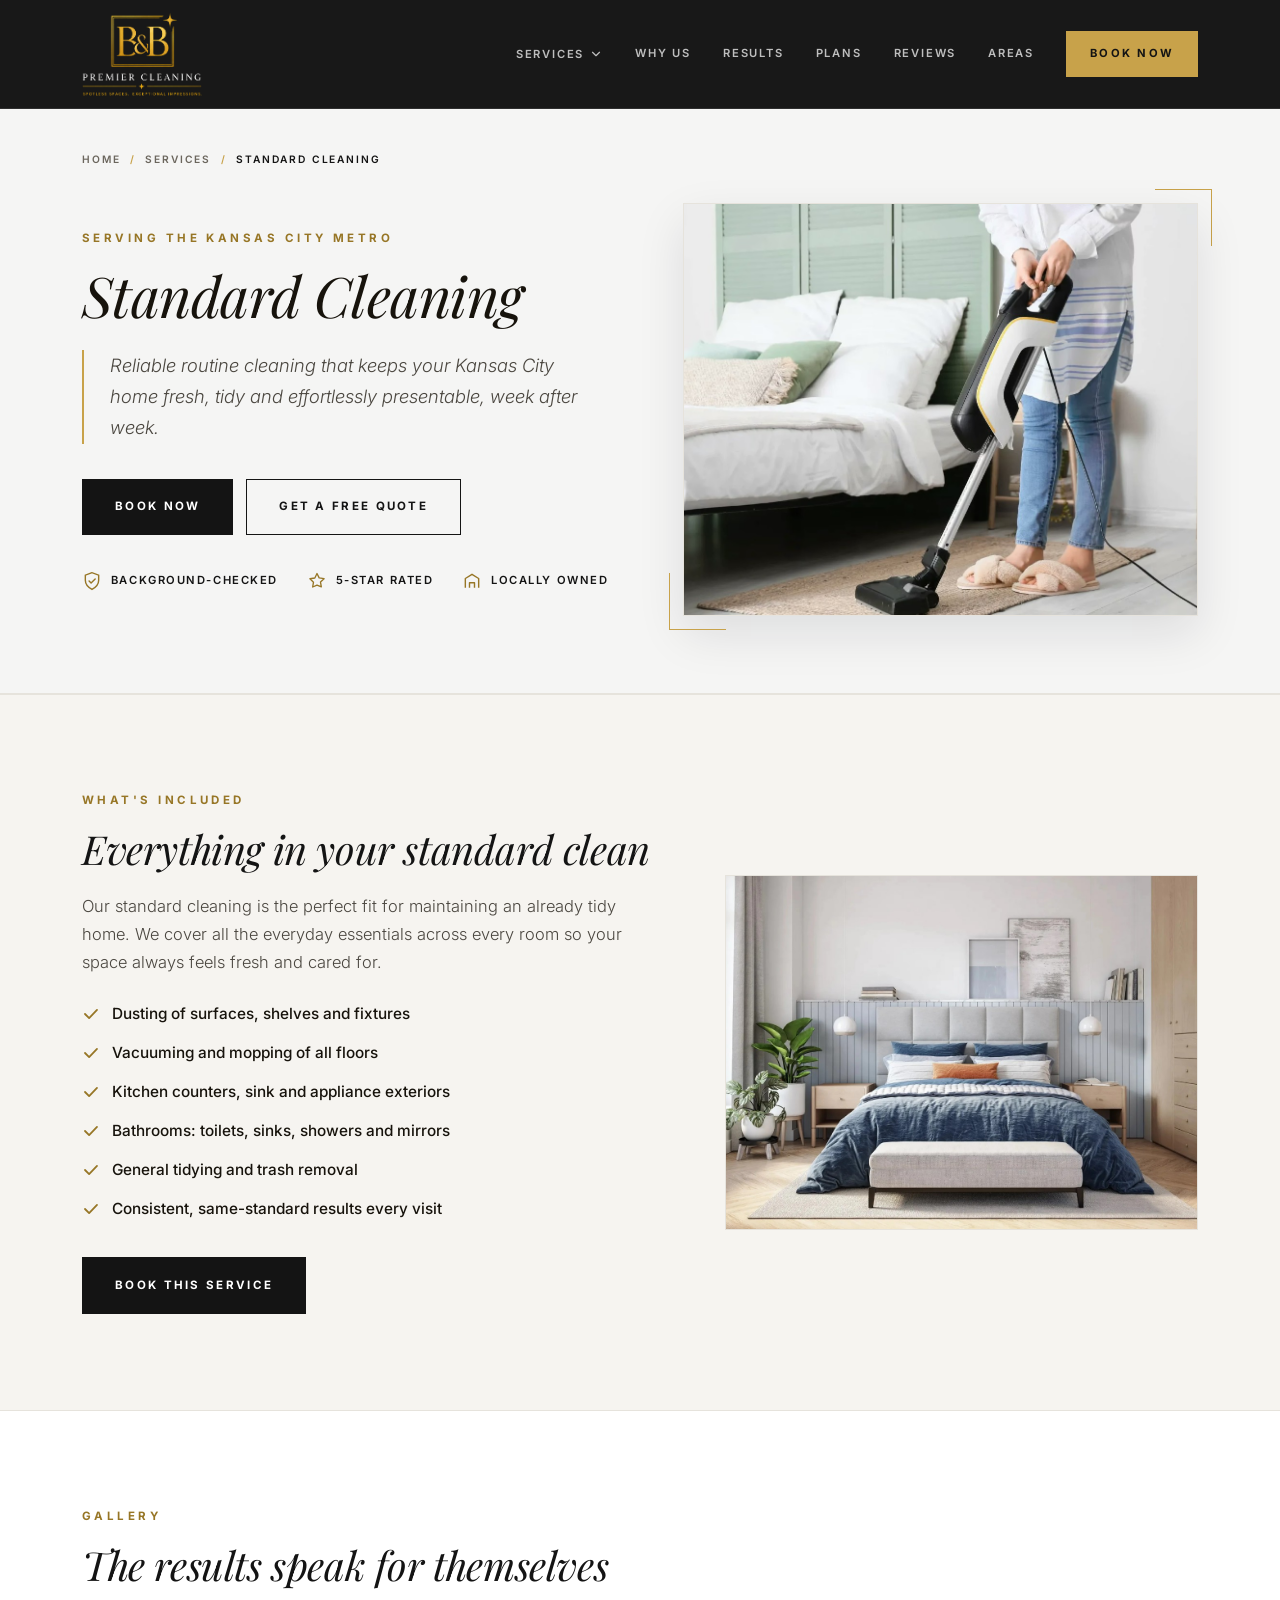
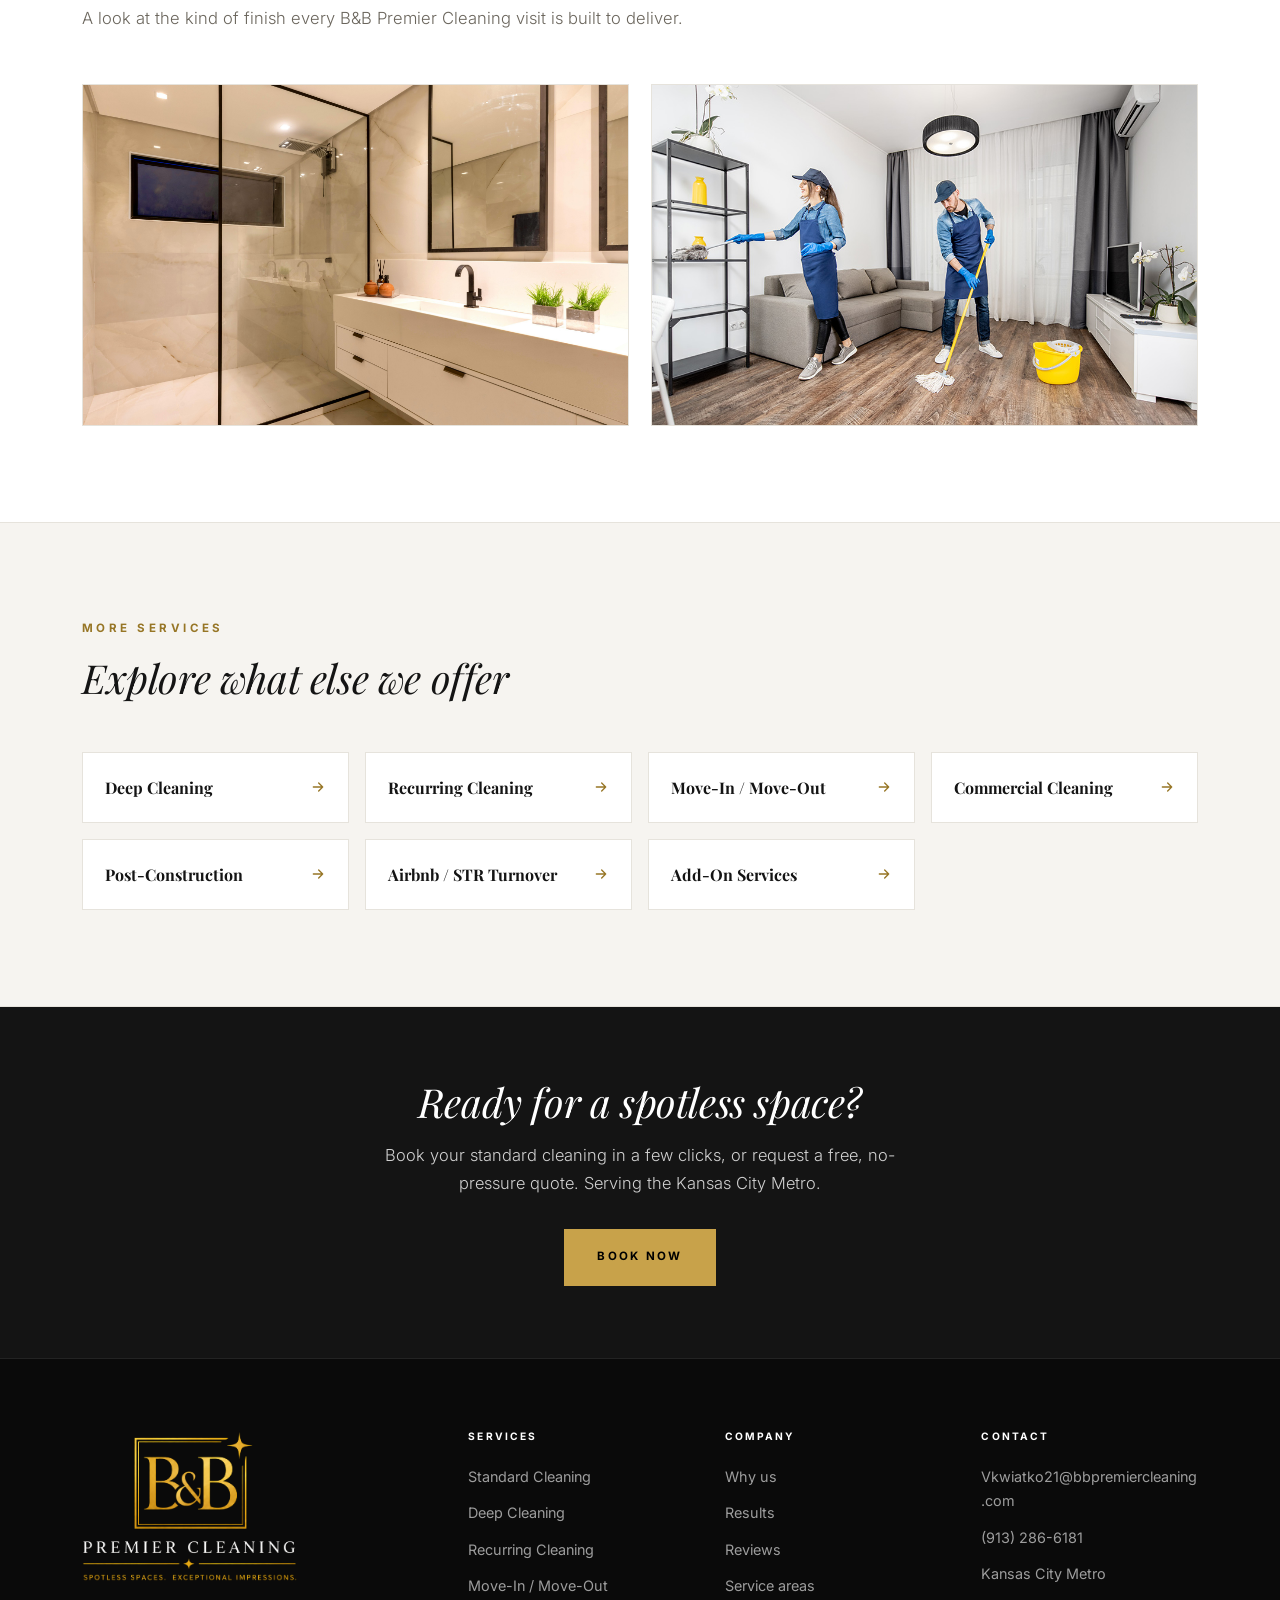
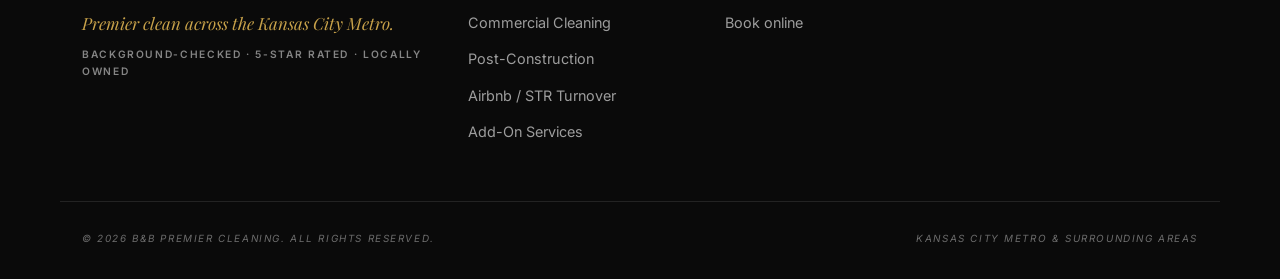
<file: services/standard-cleaning/index.html>
<!DOCTYPE html>
<html lang="en">
<head>
  <meta charset="UTF-8" />
  <meta name="viewport" content="width=device-width, initial-scale=1.0" />
  <title>Standard House Cleaning in Kansas City | B&amp;B Premier Cleaning</title>
  <meta name="description" content="Routine standard house cleaning in the Kansas City Metro. Dusting, vacuuming, mopping, kitchens and bathrooms kept fresh by a background-checked, locally owned team. Book online." />
  <meta name="robots" content="index, follow, max-image-preview:large, max-snippet:-1, max-video-preview:-1" />
  <meta name="googlebot" content="index, follow, max-image-preview:large, max-snippet:-1, max-video-preview:-1" />
  <link rel="canonical" href="https://bbpremiercleaning.com/services/standard-cleaning/" />
  <meta name="theme-color" content="#0a0a0a" />
  <meta name="geo.region" content="US-KS" />
  <meta name="geo.placename" content="Kansas City Metro" />

  <meta property="og:type" content="website" />
  <meta property="og:site_name" content="B&amp;B Premier Cleaning" />
  <meta property="og:title" content="Standard House Cleaning in Kansas City | B&amp;B Premier Cleaning" />
  <meta property="og:description" content="Routine standard house cleaning in the Kansas City Metro. Dusting, vacuuming, mopping, kitchens and bathrooms kept fresh by a background-checked, locally owned team. Book online." />
  <meta property="og:url" content="https://bbpremiercleaning.com/services/standard-cleaning/" />
  <meta property="og:image" content="https://bbpremiercleaning.com/assets/svc-standard.jpg" />
  <meta name="twitter:card" content="summary_large_image" />
  <meta name="twitter:title" content="Standard House Cleaning in Kansas City | B&amp;B Premier Cleaning" />
  <meta name="twitter:description" content="Routine standard house cleaning in the Kansas City Metro. Dusting, vacuuming, mopping, kitchens and bathrooms kept fresh by a background-checked, locally owned team. Book online." />
  <meta name="twitter:image" content="https://bbpremiercleaning.com/assets/svc-standard.jpg" />

  <link rel="icon" type="image/svg+xml" href="../../assets/favicon.svg" />
  <link rel="apple-touch-icon" href="../../assets/favicon.svg" />
  <link rel="preconnect" href="https://fonts.googleapis.com" />
  <link rel="preconnect" href="https://fonts.gstatic.com" crossorigin />
  <link href="https://fonts.googleapis.com/css2?family=Inter:wght@300;400;500;600;700&family=Playfair+Display:ital,wght@0,400;0,700;0,900;1,400;1,700&display=swap" rel="stylesheet" />
  <link rel="stylesheet" href="../../css/styles.css" />

  <script type="application/ld+json">
  {
    "@context": "https://schema.org",
    "@type": "Service",
    "serviceType": "Standard Cleaning",
    "name": "Standard Cleaning in Kansas City",
    "url": "https://bbpremiercleaning.com/services/standard-cleaning/",
    "image": "https://bbpremiercleaning.com/assets/svc-standard.jpg",
    "description": "Routine standard house cleaning in the Kansas City Metro. Dusting, vacuuming, mopping, kitchens and bathrooms kept fresh by a background-checked, locally owned team. Book online.",
    "areaServed": { "@type": "AdministrativeArea", "name": "Kansas City Metropolitan Area" },
    "provider": {
      "@type": "HouseCleaningService",
      "name": "B&B Premier Cleaning",
      "url": "https://bbpremiercleaning.com/",
      "areaServed": "Kansas City Metro and surrounding areas"
    }
  }
  </script>
  <script type="application/ld+json">
  {
    "@context": "https://schema.org",
    "@type": "BreadcrumbList",
    "itemListElement": [
      { "@type": "ListItem", "position": 1, "name": "Home", "item": "https://bbpremiercleaning.com/" },
      { "@type": "ListItem", "position": 2, "name": "Services", "item": "https://bbpremiercleaning.com/#services" },
      { "@type": "ListItem", "position": 3, "name": "Standard Cleaning", "item": "https://bbpremiercleaning.com/services/standard-cleaning/" }
    ]
  }
  </script>
</head>

<body>
  <a class="skip-link" href="#main">Skip to content</a>

  <header class="site-header" id="top">
    <div class="wrap header-inner">
      <a class="brand" href="../../" aria-label="B&amp;B Premier Cleaning home">
        <img class="brand-logo" src="../../assets/logo-tight.png" width="1101" height="769" alt="B&amp;B Premier Cleaning logo" />
        <span class="brand-stack" aria-hidden="true">
          <img class="brand-emblem" src="../../assets/logo-emblem.png" width="615" height="507" alt="" />
          <span class="bs-name">Premier Cleaning</span>
          <span class="bs-sub">Residential &amp; Commercial Cleaning</span>
          <span class="bs-area">Serving the Kansas City Metro</span>
        </span>
      </a>
      <nav class="nav" id="nav" aria-label="Primary">
        <div class="nav-item has-dropdown">
          <button type="button" class="nav-link" aria-haspopup="true" aria-expanded="false">
            Services
            <svg viewBox="0 0 24 24" aria-hidden="true"><path d="m6 9 6 6 6-6" fill="none" stroke="currentColor" stroke-width="2" stroke-linecap="round" stroke-linejoin="round"/></svg>
          </button>
          <div class="dropdown">
            <a class="dd-all" href="../../#services">All services</a>
            <a href="../standard-cleaning/">Standard Cleaning</a>
            <a href="../deep-cleaning/">Deep Cleaning</a>
            <a href="../recurring-cleaning/">Recurring Cleaning</a>
            <a href="../move-in-out-cleaning/">Move-In / Move-Out</a>
            <a href="../commercial-cleaning/">Commercial Cleaning</a>
            <a href="../post-construction-cleaning/">Post-Construction</a>
            <a href="../airbnb-str-cleaning/">Airbnb / STR Turnover</a>
            <a href="../add-on-services/">Add-On Services</a>
          </div>
        </div>
        <a href="../../#why">Why us</a>
        <a href="../../#results">Results</a>
        <a href="../../#plans">Plans</a>
        <a href="../../#reviews">Reviews</a>
        <a href="../../#areas">Areas</a>
        <a class="nav-cta" href="../../#book">Book now</a>
      </nav>
      <button class="nav-toggle" id="navToggle" aria-label="Open menu" aria-expanded="false" aria-controls="nav">
        <span></span><span></span><span></span>
      </button>
    </div>
  </header>

  <main id="main">
    <section class="svc-hero">
      <div class="hero-bg" aria-hidden="true"></div>
      <div class="wrap">
        <nav class="breadcrumb" aria-label="Breadcrumb">
          <a href="../../">Home</a><span class="sep">/</span><a href="../../#services">Services</a><span class="sep">/</span><span>Standard Cleaning</span>
        </nav>
        <div class="svc-hero-grid">
          <div class="svc-hero-copy">
            <p class="eyebrow">Serving the Kansas City Metro</p>
            <h1>Standard Cleaning</h1>
            <p class="lead">Reliable routine cleaning that keeps your Kansas City home fresh, tidy and effortlessly presentable, week after week.</p>
            <div class="hero-actions">
              <a class="btn btn-primary" href="../../#book">Book now</a>
              <a class="btn btn-ghost" href="../../#contact">Get a free quote</a>
            </div>
            <ul class="hero-trust">
              <li><svg viewBox="0 0 24 24" aria-hidden="true"><path d="M12 2 4 5v6c0 5 3.4 8.5 8 11 4.6-2.5 8-6 8-11V5z" fill="none" stroke="currentColor" stroke-width="1.7"/><path d="m8.5 12 2.4 2.4L15.8 9.6" fill="none" stroke="currentColor" stroke-width="1.7" stroke-linecap="round" stroke-linejoin="round"/></svg> Background-checked</li>
              <li><svg viewBox="0 0 24 24" aria-hidden="true"><path d="m12 3 2.6 5.3 5.9.9-4.3 4.1 1 5.8L12 16.9 6.8 19.2l1-5.8L3.5 9.3l5.9-.9z" fill="none" stroke="currentColor" stroke-width="1.6" stroke-linejoin="round"/></svg> 5-star rated</li>
              <li><svg viewBox="0 0 24 24" aria-hidden="true"><path d="M4 20V9l8-5 8 5v11" fill="none" stroke="currentColor" stroke-width="1.7" stroke-linejoin="round"/><path d="M9 20v-6h6v6" fill="none" stroke="currentColor" stroke-width="1.7" stroke-linejoin="round"/></svg> Locally owned</li>
            </ul>
          </div>
          <div class="svc-hero-media">
            <div class="hero-media-frame">
              <img src="../../assets/svc-standard.jpg" alt="A cleaner vacuuming a bright, tidy bedroom during a standard clean" fetchpriority="high" />
            </div>
          </div>
        </div>
      </div>
    </section>

    <section class="section section-alt">
      <div class="wrap svc-detail-grid">
        <div class="svc-detail-copy">
          <p class="eyebrow">What's included</p>
          <h2>Everything in your standard clean</h2>
          <p>Our standard cleaning is the perfect fit for maintaining an already tidy home. We cover all the everyday essentials across every room so your space always feels fresh and cared for.</p>
          <ul class="checks">
            <li>Dusting of surfaces, shelves and fixtures</li>
            <li>Vacuuming and mopping of all floors</li>
            <li>Kitchen counters, sink and appliance exteriors</li>
            <li>Bathrooms: toilets, sinks, showers and mirrors</li>
            <li>General tidying and trash removal</li>
            <li>Consistent, same-standard results every visit</li>
          </ul>
          <a class="btn btn-primary" href="../../#book">Book this service</a>
        </div>
        <div class="svc-detail-media">
          <img src="../../assets/gallery-bed.jpg" alt="A neatly cleaned and freshly made bedroom" loading="lazy" />
        </div>
      </div>
    </section>

    <section class="section">
      <div class="wrap">
        <header class="section-head">
          <p class="eyebrow">Gallery</p>
          <h2>The results speak for themselves</h2>
          <p class="section-sub">A look at the kind of finish every B&amp;B Premier Cleaning visit is built to deliver.</p>
        </header>
        <div class="svc-gallery">
          <figure><img src="../../assets/gallery-bath.png" alt="A sparkling clean bathroom" loading="lazy" /></figure>
          <figure><img src="../../assets/team.jpg" alt="B&amp;B Premier cleaners tidying a living room" loading="lazy" /></figure>
        </div>
      </div>
    </section>

    <section class="section section-alt">
      <div class="wrap">
        <header class="section-head">
          <p class="eyebrow">More services</p>
          <h2>Explore what else we offer</h2>
        </header>
        <div class="other-grid">
          <a class="other-card" href="../deep-cleaning/">Deep Cleaning <svg viewBox="0 0 24 24" aria-hidden="true"><path d="M5 12h14M13 6l6 6-6 6" fill="none" stroke="currentColor" stroke-width="2" stroke-linecap="round" stroke-linejoin="round"/></svg></a>
          <a class="other-card" href="../recurring-cleaning/">Recurring Cleaning <svg viewBox="0 0 24 24" aria-hidden="true"><path d="M5 12h14M13 6l6 6-6 6" fill="none" stroke="currentColor" stroke-width="2" stroke-linecap="round" stroke-linejoin="round"/></svg></a>
          <a class="other-card" href="../move-in-out-cleaning/">Move-In / Move-Out <svg viewBox="0 0 24 24" aria-hidden="true"><path d="M5 12h14M13 6l6 6-6 6" fill="none" stroke="currentColor" stroke-width="2" stroke-linecap="round" stroke-linejoin="round"/></svg></a>
          <a class="other-card" href="../commercial-cleaning/">Commercial Cleaning <svg viewBox="0 0 24 24" aria-hidden="true"><path d="M5 12h14M13 6l6 6-6 6" fill="none" stroke="currentColor" stroke-width="2" stroke-linecap="round" stroke-linejoin="round"/></svg></a>
          <a class="other-card" href="../post-construction-cleaning/">Post-Construction <svg viewBox="0 0 24 24" aria-hidden="true"><path d="M5 12h14M13 6l6 6-6 6" fill="none" stroke="currentColor" stroke-width="2" stroke-linecap="round" stroke-linejoin="round"/></svg></a>
          <a class="other-card" href="../airbnb-str-cleaning/">Airbnb / STR Turnover <svg viewBox="0 0 24 24" aria-hidden="true"><path d="M5 12h14M13 6l6 6-6 6" fill="none" stroke="currentColor" stroke-width="2" stroke-linecap="round" stroke-linejoin="round"/></svg></a>
          <a class="other-card" href="../add-on-services/">Add-On Services <svg viewBox="0 0 24 24" aria-hidden="true"><path d="M5 12h14M13 6l6 6-6 6" fill="none" stroke="currentColor" stroke-width="2" stroke-linecap="round" stroke-linejoin="round"/></svg></a>
        </div>
      </div>
    </section>

    <section class="cta-band">
      <div class="wrap">
        <h2>Ready for a spotless space?</h2>
        <p>Book your standard cleaning in a few clicks, or request a free, no-pressure quote. Serving the Kansas City Metro.</p>
        <a class="btn btn-primary" href="../../#book">Book now</a>
      </div>
    </section>
  </main>

  <footer class="site-footer">
    <div class="wrap footer-grid">
      <div class="footer-brand">
        <a class="brand brand-light" href="../../" aria-label="B&amp;B Premier Cleaning home">
          <img class="brand-logo" src="../../assets/logo-tight.png" width="1101" height="769" alt="B&amp;B Premier Cleaning logo" />
        </a>
        <p class="footer-slogan">Premier clean across the Kansas City Metro.</p>
        <p class="footer-badges">Background-checked &middot; 5-star rated &middot; Locally owned</p>
      </div>
      <div class="footer-col">
        <h4>Services</h4>
        <ul>
          <li><a href="../standard-cleaning/">Standard Cleaning</a></li>
          <li><a href="../deep-cleaning/">Deep Cleaning</a></li>
          <li><a href="../recurring-cleaning/">Recurring Cleaning</a></li>
          <li><a href="../move-in-out-cleaning/">Move-In / Move-Out</a></li>
          <li><a href="../commercial-cleaning/">Commercial Cleaning</a></li>
          <li><a href="../post-construction-cleaning/">Post-Construction</a></li>
          <li><a href="../airbnb-str-cleaning/">Airbnb / STR Turnover</a></li>
          <li><a href="../add-on-services/">Add-On Services</a></li>
        </ul>
      </div>
      <div class="footer-col">
        <h4>Company</h4>
        <ul>
          <li><a href="../../#why">Why us</a></li>
          <li><a href="../../#results">Results</a></li>
          <li><a href="../../#reviews">Reviews</a></li>
          <li><a href="../../#areas">Service areas</a></li>
          <li><a href="../../#book">Book online</a></li>
        </ul>
      </div>
      <div class="footer-col">
        <h4>Contact</h4>
        <ul>
          <li><a href="mailto:Vkwiatko21@bbpremiercleaning.com">Vkwiatko21@bbpremiercleaning.com</a></li>
          <li><a href="tel:+19132866181">(913) 286-6181</a></li>
          <li>Kansas City Metro</li>
        </ul>
      </div>
    </div>
    <div class="wrap footer-bottom">
      <p>&copy; <span id="year">2026</span> B&amp;B Premier Cleaning. All rights reserved.</p>
      <p>Kansas City Metro &amp; surrounding areas</p>
    </div>
  </footer>

  <a href="#top" class="to-top" id="toTop" aria-label="Back to top">
    <svg viewBox="0 0 24 24" aria-hidden="true"><path d="m6 15 6-6 6 6" fill="none" stroke="currentColor" stroke-width="2" stroke-linecap="round" stroke-linejoin="round"/></svg>
  </a>

  <script src="../../js/main.js"></script>
</body>
</html>
</file>
<file: css/styles.css>
/* ============================================================
   B&B Premier Cleaning
   Design: Style 3 (editorial). Premium black #0a0a0a + warm gold #c8a24a,
   stone neutrals, square edges. Dark header/footer to match the logo.
   Fonts: Playfair Display (headings), Inter (body)
   ============================================================ */

:root {
  --brand: #141414;
  --brand-700: #0f0f0f;
  --brand-900: #000000;
  --ink: #17130c;
  --body: #4b4740;
  --muted: #6b665d;
  --paper: #ffffff;
  --mist: #f6f4f0;
  --mist-2: #eceae4;
  --line: #e6e3dc;
  --gold: #c8a24a;
  --gold-ink: #977626;
  --gold-soft: #f7f0e0;
  --surface: #0a0a0a;
  --surface-line: rgba(255, 255, 255, .1);

  --radius: 2px;
  --radius-lg: 2px;
  --shadow-sm: 0 1px 2px rgba(15, 23, 42, .04);
  --shadow-md: 0 18px 44px rgba(15, 23, 42, .10);
  --wrap: 1160px;
  --ease: cubic-bezier(.22, .61, .36, 1);
  --serif: "Playfair Display", Georgia, "Times New Roman", serif;
  --sans: "Inter", system-ui, -apple-system, "Segoe UI", Roboto, sans-serif;
}

* { box-sizing: border-box; }

html, body { overflow-x: hidden; }
html { scroll-behavior: smooth; scroll-padding-top: 116px; }

body {
  margin: 0;
  font-family: var(--sans);
  color: var(--body);
  background: var(--paper);
  font-size: 16.5px;
  line-height: 1.7;
  -webkit-font-smoothing: antialiased;
  text-rendering: optimizeLegibility;
}

::selection { background: rgba(197, 160, 89, .3); }

img { max-width: 100%; height: auto; display: block; }
a { color: inherit; text-decoration: none; }

h1, h2, h3, h4 {
  font-family: var(--serif);
  color: var(--ink);
  line-height: 1.15;
  letter-spacing: -0.01em;
  margin: 0;
  font-weight: 400;
}

h1 { font-size: clamp(2.3rem, 4.6vw, 3.5rem); font-style: italic; line-height: 1.1; }
h2 { font-size: clamp(1.8rem, 3.2vw, 2.5rem); font-style: italic; color: var(--brand); }
h3 { font-size: 1.2rem; font-weight: 700; color: var(--brand); }

p { margin: 0 0 1rem; }

.wrap { width: 100%; max-width: var(--wrap); margin-inline: auto; padding-inline: 22px; }

.eyebrow {
  font-size: .72rem;
  font-weight: 700;
  letter-spacing: .3em;
  text-transform: uppercase;
  color: var(--gold-ink);
  margin: 0 0 1rem;
}

.skip-link {
  position: absolute; left: -999px; top: 0;
  background: var(--brand); color: #fff; padding: 10px 16px; z-index: 200;
}
.skip-link:focus { left: 0; }

:focus-visible { outline: 2px solid var(--gold); outline-offset: 3px; }

/* ---------- Buttons ---------- */
.btn {
  display: inline-flex; align-items: center; justify-content: center;
  gap: .5rem;
  font-family: var(--sans);
  font-weight: 700; font-size: .72rem;
  letter-spacing: .2em; text-transform: uppercase;
  padding: 1.1rem 2rem;
  border-radius: 0;
  cursor: pointer;
  border: 1px solid transparent;
  transition: background .25s var(--ease), color .25s var(--ease), border-color .25s var(--ease);
  white-space: nowrap;
}
.btn-primary { background: var(--brand); color: #fff; border-color: var(--brand); }
.btn-primary:hover { background: var(--brand-900); border-color: var(--brand-900); }
.btn-ghost { background: transparent; color: var(--brand); border-color: var(--brand); }
.btn-ghost:hover { background: var(--brand); color: #fff; }
.btn-block { width: 100%; }

/* ---------- Header ---------- */
.site-header {
  position: sticky; top: 0; z-index: 100;
  background: rgba(10, 10, 10, .94);
  backdrop-filter: blur(12px);
  -webkit-backdrop-filter: blur(12px);
  border-bottom: 1px solid var(--surface-line);
  transition: box-shadow .3s var(--ease);
}
.site-header.scrolled { box-shadow: 0 8px 30px rgba(0, 0, 0, .45); }

.header-inner { display: flex; align-items: center; justify-content: space-between; height: 108px; }

.brand { display: inline-flex; align-items: center; gap: .75rem; }
.brand-mark { flex: none; }
.brand-logo { display: block; height: 84px; width: auto; }
.brand-stack { display: none; }
.brand-text { display: flex; flex-direction: column; line-height: 1; }
.brand-text strong { font-family: var(--serif); font-style: italic; font-size: 1.22rem; color: #fff; font-weight: 700; letter-spacing: -0.01em; }
.brand-text em { font-style: normal; font-size: .6rem; font-weight: 600; letter-spacing: .3em; text-transform: uppercase; color: var(--gold); margin-top: 5px; }

.nav { display: flex; align-items: center; gap: 2rem; }
.nav a, .nav-link {
  font-size: .7rem; font-weight: 600; letter-spacing: .16em; text-transform: uppercase;
  color: rgba(255, 255, 255, .72); position: relative; transition: color .2s;
}
.nav a:not(.nav-cta):hover { color: #fff; }
.nav a:not(.nav-cta)::after {
  content: ""; position: absolute; left: 0; bottom: -6px; height: 1px; width: 0; background: var(--gold); transition: width .25s var(--ease);
}
.nav a:not(.nav-cta):hover::after, .nav a.active::after { width: 100%; }
.nav a.active { color: #fff; }
.nav a.nav-cta { background: var(--gold); color: #141414; padding: .85rem 1.5rem; letter-spacing: .2em; font-weight: 700; transition: background .25s var(--ease); }
.nav a.nav-cta::after { display: none; }
.nav a.nav-cta:hover { background: #ddb75f; color: #141414; }

/* Services dropdown */
.nav-item { position: relative; display: inline-flex; align-items: center; }
.nav-item::before { content: ""; position: absolute; top: 100%; left: -8px; right: -8px; height: 18px; }
.nav-link {
  display: inline-flex; align-items: center; gap: .32rem;
  background: none; border: 0; padding: 0; font-family: inherit; cursor: pointer;
}
.nav-link svg { width: 14px; height: 14px; transition: transform .25s var(--ease); }
.dropdown {
  position: absolute; top: calc(100% + 16px); left: 50%;
  transform: translateX(-50%) translateY(8px);
  background: #fff; border: 1px solid var(--line);
  box-shadow: var(--shadow-md); padding: .5rem 0; min-width: 260px;
  display: grid; z-index: 120;
  opacity: 0; visibility: hidden; transition: opacity .2s var(--ease), transform .2s var(--ease);
}
.dropdown a { padding: .7rem 1.2rem; color: var(--body); white-space: nowrap; }
.dropdown a::after { display: none; }
.dropdown a:hover { background: var(--mist); color: var(--brand); }
.dropdown a.dd-all { color: var(--gold-ink); border-bottom: 1px solid var(--line); margin-bottom: .3rem; padding-bottom: .85rem; }

@media (min-width: 821px) {
  .nav-item:hover .nav-link, .nav-item:focus-within .nav-link, .nav-item.open .nav-link { color: #fff; }
  .nav-item:hover .dropdown, .nav-item:focus-within .dropdown, .nav-item.open .dropdown {
    opacity: 1; visibility: visible; transform: translateX(-50%) translateY(0);
  }
  .nav-item:hover .nav-link svg, .nav-item:focus-within .nav-link svg, .nav-item.open .nav-link svg { transform: rotate(180deg); }
}

.nav-toggle { display: none; flex-direction: column; gap: 6px; width: 44px; height: 44px; border: 0; background: transparent; cursor: pointer; align-items: center; justify-content: center; }
.nav-toggle span { width: 24px; height: 1.5px; background: #fff; transition: transform .3s var(--ease), opacity .2s; }
.nav-toggle[aria-expanded="true"] span:nth-child(1) { transform: translateY(7.5px) rotate(45deg); }
.nav-toggle[aria-expanded="true"] span:nth-child(2) { opacity: 0; }
.nav-toggle[aria-expanded="true"] span:nth-child(3) { transform: translateY(-7.5px) rotate(-45deg); }

/* ---------- Hero ---------- */
.hero { position: relative; padding: clamp(3rem, 7vw, 6rem) 0; background: #f5f5f4; border-bottom: 1px solid var(--line); overflow: hidden; }
.hero-bg { display: none; }
.hero-grid { position: relative; z-index: 1; display: grid; grid-template-columns: minmax(0, 1.05fr) minmax(0, .95fr); gap: clamp(2.5rem, 5vw, 4.5rem); align-items: center; }
.hero-copy, .hero-media { min-width: 0; }
.hero-brand {
  display: flex; align-items: center; gap: .9rem;
  font-family: var(--serif); font-weight: 700; color: var(--ink);
  font-size: clamp(1.25rem, 2.6vw, 1.85rem);
  letter-spacing: .12em; text-transform: uppercase; line-height: 1.2;
  margin: 0 0 .85rem;
}
.hero-brand::before { content: ""; flex: none; width: 38px; height: 2px; background: var(--gold); }
.hb-sub { display: none; }
.hero h1 { margin-bottom: 1.8rem; }
.hero h1 .hl { font-style: normal; font-weight: 900; color: var(--brand); }
.hero-copy .lead, .svc-hero-copy .lead {
  font-size: 1.15rem; font-weight: 300; font-style: italic; line-height: 1.7; color: var(--body);
  max-width: 46ch; margin-bottom: 2.2rem;
  border-left: 2px solid var(--gold); padding-left: 1.6rem;
}

.hero-actions { display: flex; flex-wrap: wrap; gap: .8rem; margin-bottom: 2.2rem; }

.hero-trust { list-style: none; margin: 0; padding: 0; display: flex; flex-wrap: wrap; gap: .9rem 1.8rem; }
.hero-trust li { display: inline-flex; align-items: center; gap: .55rem; font-size: .7rem; font-weight: 600; letter-spacing: .14em; text-transform: uppercase; color: var(--brand); }
.hero-trust svg { width: 20px; height: 20px; color: var(--gold-ink); flex: none; }

.hero-media, .svc-hero-media { position: relative; }
.hero-media::before, .svc-hero-media::before {
  content: ""; position: absolute; top: -14px; right: -14px; width: 56px; height: 56px;
  border-top: 1px solid var(--gold); border-right: 1px solid var(--gold); pointer-events: none;
}
.hero-media::after, .svc-hero-media::after {
  content: ""; position: absolute; bottom: -14px; left: -14px; width: 56px; height: 56px;
  border-bottom: 1px solid var(--gold); border-left: 1px solid var(--gold); pointer-events: none;
}
.hero-media-frame {
  position: relative; overflow: hidden;
  box-shadow: var(--shadow-md); border: 1px solid var(--line); background: #fff;
}
.hero-media-frame img { display: block; width: 100%; height: 100%; aspect-ratio: 5/4; object-fit: cover; }
.hero-badge {
  position: absolute; left: 18px; bottom: 18px; z-index: 2;
  display: flex; align-items: center; gap: .8rem;
  background: #fff; border: 1px solid var(--line);
  padding: .85rem 1.1rem; box-shadow: var(--shadow-md); max-width: 320px;
}
.hero-badge-stars { color: var(--gold); font-size: 1rem; letter-spacing: .08em; flex: none; }
.hero-badge div { display: flex; flex-direction: column; line-height: 1.3; }
.hero-badge strong { font-family: var(--serif); color: var(--brand); font-size: .95rem; font-weight: 700; }
.hero-badge div span { font-size: .76rem; color: var(--muted); }
.stars { color: var(--gold); letter-spacing: .14em; font-size: .95rem; }

/* ---------- Trust bar ---------- */
.trustbar { background: var(--brand); color: #fff; }
.trustbar-inner { display: flex; flex-wrap: wrap; align-items: center; justify-content: center; gap: .7rem 1.15rem; padding: 1.15rem 22px; text-align: center; }
.trustbar span:not(.dot) { font-size: .64rem; font-weight: 600; letter-spacing: .15em; text-transform: uppercase; }
.trustbar .dot { width: 5px; height: 5px; background: var(--gold); transform: rotate(45deg); }

/* ---------- Sections ---------- */
.section { padding: clamp(4rem, 7.5vw, 6.5rem) 0; }
.section-alt { background: var(--mist); border-block: 1px solid var(--line); }
.section-head { max-width: 640px; margin-bottom: 3.2rem; }
.section-head h2 { margin-bottom: 1rem; }
.section-sub { color: var(--muted); font-size: 1.04rem; font-weight: 300; margin: 0; }

/* ---------- Service cards ---------- */
.cards { display: grid; grid-template-columns: repeat(4, minmax(0, 1fr)); gap: 1.4rem; }
.card {
  background: var(--mist); border: 1px solid var(--line);
  display: flex; flex-direction: column; overflow: hidden;
  transition: border-color .3s var(--ease), box-shadow .3s var(--ease);
}
.card:hover { border-color: rgba(197, 160, 89, .7); box-shadow: var(--shadow-md); }
.card-media { aspect-ratio: 4/3; overflow: hidden; }
.card-media img { width: 100%; height: 100%; object-fit: cover; transition: transform .6s var(--ease); }
.card:hover .card-media img { transform: scale(1.05); }
.card-body { padding: 1.6rem 1.5rem 1.5rem; display: flex; flex-direction: column; flex: 1; }
.card h3 { font-size: 1.12rem; margin-bottom: .7rem; transition: color .25s; }
.card:hover h3 { color: var(--gold-ink); }
.card p { font-size: .9rem; font-weight: 300; line-height: 1.7; color: var(--muted); margin: 0; }
.card-link {
  margin-top: auto; padding-top: 1.3rem;
  display: inline-flex; align-items: center; gap: .5rem;
  font-weight: 700; font-size: .66rem; letter-spacing: .18em; text-transform: uppercase; color: var(--brand);
}
.card-link svg { width: 15px; height: 15px; transition: transform .25s var(--ease); }
.card:hover .card-link svg { transform: translateX(4px); }

/* ---------- How it works ---------- */
.steps { list-style: none; margin: 0; padding: 0; display: grid; grid-template-columns: repeat(3, minmax(0, 1fr)); gap: 1.4rem; counter-reset: step; }
.step {
  position: relative; background: #fff; border: 1px solid var(--line);
  padding: 2.2rem 1.9rem 2rem; counter-increment: step;
}
.step::before {
  content: counter(step, decimal-leading-zero); display: block;
  font-family: var(--serif); font-style: italic; font-size: 2.4rem; line-height: 1;
  color: var(--gold); margin-bottom: 1.2rem; padding-bottom: 1.2rem; border-bottom: 1px solid var(--line);
}
.step h3 { margin-bottom: .6rem; }
.step p { font-size: .93rem; font-weight: 300; color: var(--muted); margin: 0; }
.steps-cta { text-align: center; margin-top: 2.8rem; }

/* ---------- Why us ---------- */
.why-grid { display: grid; grid-template-columns: minmax(0, 1fr) minmax(0, 1fr); gap: clamp(2.5rem, 5vw, 4.5rem); align-items: center; }
.why-media, .why-copy { min-width: 0; }
.why-media img { border: 1px solid var(--line); aspect-ratio: 4/3; object-fit: cover; width: 100%; }
.why-copy h2 { margin-bottom: 1.2rem; }
.why-copy > p:not(.eyebrow), .svc-detail-copy > p:not(.eyebrow), .areas-copy > p:not(.eyebrow), .contact-copy > p:not(.eyebrow) { font-weight: 300; }
.checks { list-style: none; margin: 1.6rem 0 2.2rem; padding: 0; display: grid; gap: .8rem; }
.checks li { position: relative; padding-left: 1.9rem; font-weight: 500; color: var(--ink); font-size: .96rem; }
.checks li::before {
  content: ""; position: absolute; left: 0; top: 4px;
  width: 18px; height: 18px;
  background: var(--gold-ink);
  -webkit-mask: url("data:image/svg+xml,%3Csvg xmlns='http://www.w3.org/2000/svg' viewBox='0 0 24 24'%3E%3Cpath fill='none' stroke='white' stroke-width='2.4' stroke-linecap='round' stroke-linejoin='round' d='m4 12 5.5 5.5L20 6.5'/%3E%3C/svg%3E") center / contain no-repeat;
  mask: url("data:image/svg+xml,%3Csvg xmlns='http://www.w3.org/2000/svg' viewBox='0 0 24 24'%3E%3Cpath fill='none' stroke='white' stroke-width='2.4' stroke-linecap='round' stroke-linejoin='round' d='m4 12 5.5 5.5L20 6.5'/%3E%3C/svg%3E") center / contain no-repeat;
}

/* ---------- Results / before after ---------- */
.results-feature { display: grid; grid-template-columns: minmax(0, 1.15fr) minmax(0, .85fr); border: 1px solid var(--line); margin-bottom: 1.4rem; background: var(--brand); }
.results-feature img { width: 100%; height: 100%; aspect-ratio: 3/2; object-fit: cover; }
.results-caption {
  padding: clamp(2rem, 4vw, 3.5rem);
  display: flex; flex-direction: column; justify-content: center; align-items: flex-start;
  color: #fff;
}
.results-caption .tag {
  display: inline-block; font-size: .62rem; font-weight: 700; letter-spacing: .22em; text-transform: uppercase;
  background: var(--gold); color: var(--brand-900); padding: .4rem .8rem; margin-bottom: 1.4rem;
}
.results-caption p { margin: 0; font-family: var(--serif); font-style: italic; font-size: clamp(1.15rem, 1.9vw, 1.5rem); line-height: 1.5; color: rgba(255,255,255,.95); }

.gallery { display: grid; grid-template-columns: repeat(4, minmax(0, 1fr)); gap: 1.4rem; }
.gallery figure { margin: 0; position: relative; overflow: hidden; border: 1px solid var(--line); }
.gallery img { aspect-ratio: 1/1; object-fit: cover; width: 100%; transition: transform .6s var(--ease); }
.gallery figure:hover img { transform: scale(1.05); }
.gallery figcaption {
  position: absolute; left: 0; bottom: 0;
  background: #fff; color: var(--brand);
  font-size: .62rem; font-weight: 700; letter-spacing: .2em; text-transform: uppercase; padding: .6rem .9rem;
}

/* ---------- Plans ---------- */
.plans { display: grid; grid-template-columns: repeat(3, minmax(0, 1fr)); gap: 1.4rem; align-items: stretch; }
.plan {
  background: #fff; border: 1px solid var(--line);
  padding: 2.4rem 2rem 2.2rem; display: flex; flex-direction: column;
}
.plan h3 { font-size: 1.6rem; font-style: italic; font-weight: 400; margin-bottom: .4rem; }
.plan-tag { color: var(--gold-ink); font-weight: 700; font-size: .66rem; letter-spacing: .2em; text-transform: uppercase; margin-bottom: 1.5rem; padding-bottom: 1.5rem; border-bottom: 1px solid var(--line); }
.plan ul { list-style: none; margin: 0 0 2rem; padding: 0; display: grid; gap: .7rem; flex: 1; align-content: start; }
.plan li { position: relative; padding-left: 1.3rem; font-size: .93rem; font-weight: 300; color: var(--body); }
.plan li::before { content: ""; position: absolute; left: 0; top: .65em; width: 5px; height: 5px; background: var(--gold); transform: rotate(45deg); }
.plan-featured { background: var(--brand); border-color: var(--brand); color: #fff; position: relative; box-shadow: var(--shadow-md); }
.plan-featured h3 { color: #fff; }
.plan-featured .plan-tag { color: var(--gold); border-bottom-color: rgba(255,255,255,.16); }
.plan-featured li { color: rgba(255,255,255,.88); }
.plan-flag {
  position: absolute; top: -12px; left: 50%; transform: translateX(-50%);
  background: var(--gold); color: var(--brand-900); font-size: .6rem; font-weight: 700; letter-spacing: .2em; text-transform: uppercase;
  padding: .4rem .9rem; white-space: nowrap;
}
.plan-featured .btn-primary { background: var(--gold); border-color: var(--gold); color: var(--brand-900); }
.plan-featured .btn-primary:hover { background: #fff; border-color: #fff; }
.plans-note { text-align: center; color: var(--muted); font-weight: 300; margin: 2.2rem auto 0; font-size: .95rem; max-width: 70ch; }

/* ---------- Reviews ---------- */
.reviews { columns: 3; column-gap: 1.4rem; }
.review {
  break-inside: avoid; margin: 0 0 1.4rem; background: #fff; border: 1px solid var(--line);
  padding: 2rem 1.9rem 1.8rem;
}
.review .stars { display: block; margin-bottom: 1rem; }
.review p { font-family: var(--serif); font-style: italic; font-size: 1.02rem; line-height: 1.7; color: var(--ink); margin-bottom: 1.3rem; }
.review cite { font-style: normal; font-weight: 700; font-size: .66rem; letter-spacing: .2em; text-transform: uppercase; color: var(--gold-ink); }

/* ---------- Areas ---------- */
.areas-grid { display: grid; grid-template-columns: minmax(0, 1fr) minmax(0, 1.2fr); gap: clamp(2.5rem, 5vw, 4.5rem); align-items: center; }
.areas-copy h2 { margin-bottom: 1.2rem; }
.areas-list { list-style: none; margin: 0; padding: 0; display: grid; grid-template-columns: repeat(3, minmax(0, 1fr)); gap: .7rem; }
.areas-list li {
  background: var(--mist); border: 1px solid var(--line);
  padding: .85rem 1rem; font-weight: 500; font-size: .88rem; color: var(--brand);
  display: flex; align-items: center; gap: .65rem;
}
.areas-list li::before { content: ""; width: 5px; height: 5px; background: var(--gold); transform: rotate(45deg); flex: none; }
.areas-zips { font-size: .88rem; color: var(--muted); margin-top: 1rem; }

/* ---------- Booking embed ---------- */
.booking-embed {
  border: 1px solid var(--line);
  overflow: hidden;
  box-shadow: var(--shadow-md);
  background: #fff;
}
.booking-frame {
  display: block;
  width: 100%;
  height: 100vh;   /* fixed to the viewport, no iframe-resizer */
  height: 100dvh;  /* dynamic viewport height for mobile browser toolbars */
  border: 0;
}

/* ---------- FAQ ---------- */
.faq .section-head { margin-inline: auto; text-align: center; }
.faq-list { max-width: 820px; margin: 0 auto; display: grid; gap: 0; border-top: 1px solid var(--line); }
.faq-item { border-bottom: 1px solid var(--line); }
.faq-item summary {
  list-style: none; cursor: pointer; padding: 1.4rem .2rem;
  font-family: var(--serif); font-weight: 700; color: var(--brand); font-size: 1.08rem;
  display: flex; align-items: center; justify-content: space-between; gap: 1rem;
  transition: color .2s;
}
.faq-item summary::-webkit-details-marker { display: none; }
.faq-item summary::after {
  content: "+"; font-family: var(--sans); font-size: 1.5rem; color: var(--gold-ink); font-weight: 300; line-height: 1;
  transition: transform .25s var(--ease); flex: none;
}
.faq-item[open] summary::after { transform: rotate(45deg); }
.faq-item summary:hover { color: var(--gold-ink); }
.faq-a { padding: 0 .2rem 1.5rem; color: var(--body); max-width: 70ch; }
.faq-a p { margin: 0; font-size: .96rem; font-weight: 300; }

/* ---------- Contact ---------- */
.contact { background: var(--mist); border-top: 1px solid var(--line); }
.contact-grid { display: grid; grid-template-columns: minmax(0, 1fr) minmax(0, 1.05fr); gap: clamp(2.5rem, 5vw, 4.5rem); align-items: start; }
.contact-copy, .quote-form { min-width: 0; }
.contact-copy h2 { margin-bottom: 1.2rem; }
.contact-info { list-style: none; margin: 2rem 0 0; padding: 0; display: grid; gap: 1.1rem; }
.contact-info li { display: flex; align-items: center; gap: .9rem; font-weight: 500; font-size: .96rem; color: var(--ink); }
.contact-info svg { width: 22px; height: 22px; color: var(--gold-ink); flex: none; }
.contact-info a:hover { color: var(--brand); }

.quote-form { position: relative; background: #fff; border: 1px solid var(--line); padding: 2.4rem; box-shadow: var(--shadow-md); }
.quote-form::before {
  content: ""; position: absolute; top: -14px; right: -14px; width: 48px; height: 48px;
  border-top: 1px solid var(--gold); border-right: 1px solid var(--gold); pointer-events: none;
}
.field { margin-bottom: 1.2rem; }
.field-row { display: grid; grid-template-columns: 1fr 1fr; gap: 1rem; }
.field label { display: block; font-size: .64rem; font-weight: 700; letter-spacing: .2em; text-transform: uppercase; color: var(--brand); margin-bottom: .55rem; }
.field input, .field select, .field textarea {
  width: 100%; font: inherit; font-size: .95rem; color: var(--ink);
  padding: .9rem 1rem; border: 1px solid var(--line); border-radius: 0;
  background: #fafaf9; transition: border-color .2s, box-shadow .2s; resize: vertical;
}
.field input:focus, .field select:focus, .field textarea:focus {
  outline: none; border-color: var(--gold); box-shadow: 0 0 0 3px rgba(197, 160, 89, .18);
}
.form-status { margin: 1rem 0 0; font-size: .9rem; font-weight: 500; color: var(--brand); text-align: center; min-height: 1.2em; }

/* ---------- Footer ---------- */
.site-footer { background: var(--surface); color: rgba(255, 255, 255, .6); padding: 4.5rem 0 2rem; border-top: 1px solid var(--surface-line); }
.footer-grid { display: grid; grid-template-columns: 1.6fr 1fr 1fr 1fr; gap: 2.5rem; }
.footer-brand .brand-logo { height: 150px; }
.footer-slogan { margin: 1.3rem 0 .5rem; font-family: var(--serif); font-style: italic; font-size: 1.05rem; color: var(--gold); }
.footer-badges { font-size: .64rem; font-weight: 600; letter-spacing: .16em; text-transform: uppercase; color: rgba(255, 255, 255, .5); margin: 0; }
.footer-col h4 { font-family: var(--sans); color: #fff; font-size: .64rem; font-weight: 700; letter-spacing: .2em; text-transform: uppercase; margin-bottom: 1.4rem; }
.footer-col ul { list-style: none; margin: 0; padding: 0; display: grid; gap: .75rem; }
.footer-col a, .footer-col li { font-size: .9rem; color: rgba(255, 255, 255, .6); transition: color .2s; overflow-wrap: anywhere; }
.footer-col a:hover { color: var(--gold); }
.footer-bottom {
  display: flex; justify-content: space-between; flex-wrap: wrap; gap: .5rem;
  border-top: 1px solid var(--surface-line); margin-top: 3.5rem; padding-top: 1.8rem;
  font-size: .62rem; font-style: italic; letter-spacing: .16em; text-transform: uppercase; color: rgba(255, 255, 255, .4);
}
.footer-bottom p { margin: 0; }

/* ---------- Back to top ---------- */
.to-top {
  position: fixed; right: 20px; bottom: 20px; z-index: 90;
  width: 46px; height: 46px;
  background: var(--brand); color: #fff; display: grid; place-items: center;
  box-shadow: var(--shadow-md); opacity: 0; visibility: hidden; transform: translateY(10px);
  transition: opacity .3s var(--ease), transform .3s var(--ease), visibility .3s, background .25s;
}
.to-top svg { width: 20px; height: 20px; }
.to-top.show { opacity: 1; visibility: visible; transform: translateY(0); }
.to-top:hover { background: var(--brand-900); }

/* ---------- Reveal on scroll ---------- */
.reveal { opacity: 0; transform: translateY(20px); transition: opacity .7s var(--ease), transform .7s var(--ease); }
.reveal.in { opacity: 1; transform: none; }

/* ---------- Service pages ---------- */
.breadcrumb { font-size: .64rem; font-weight: 600; letter-spacing: .18em; text-transform: uppercase; color: var(--muted); margin-bottom: 2.2rem; display: flex; flex-wrap: wrap; gap: .6rem; align-items: center; }
.breadcrumb a { color: var(--muted); }
.breadcrumb a:hover { color: var(--brand); }
.breadcrumb span { color: var(--brand); }
.breadcrumb .sep { color: var(--gold); }

.svc-hero { position: relative; padding: clamp(1.8rem, 4vw, 2.6rem) 0 clamp(3.5rem, 6vw, 5.5rem); background: #f5f5f4; border-bottom: 1px solid var(--line); overflow: hidden; }
.svc-hero .wrap { position: relative; z-index: 1; }
.svc-hero-grid { display: grid; grid-template-columns: minmax(0, 1.02fr) minmax(0, .98fr); gap: clamp(2.5rem, 5vw, 4.5rem); align-items: center; }
.svc-hero-copy { min-width: 0; }
.svc-hero-copy h1 { margin-bottom: 1.5rem; }
.svc-hero-media { min-width: 0; }

.svc-detail-grid { display: grid; grid-template-columns: minmax(0, 1.1fr) minmax(0, .9fr); gap: clamp(2.5rem, 5vw, 4.5rem); align-items: center; }
.svc-detail-copy { min-width: 0; }
.svc-detail-copy h2 { margin-bottom: 1.2rem; }
.svc-detail-media { min-width: 0; }
.svc-detail-media img { width: 100%; border: 1px solid var(--line); aspect-ratio: 4/3; object-fit: cover; }

.svc-gallery { display: grid; grid-template-columns: repeat(2, minmax(0, 1fr)); gap: 1.4rem; }
.svc-gallery figure { margin: 0; overflow: hidden; border: 1px solid var(--line); }
.svc-gallery img { width: 100%; aspect-ratio: 16/10; object-fit: cover; transition: transform .6s var(--ease); }
.svc-gallery figure:hover img { transform: scale(1.05); }

.other-grid { display: grid; grid-template-columns: repeat(4, minmax(0, 1fr)); gap: 1rem; }
.other-card {
  background: #fff; border: 1px solid var(--line);
  padding: 1.3rem 1.4rem;
  display: flex; align-items: center; justify-content: space-between; gap: .6rem;
  font-family: var(--serif); font-weight: 700; font-size: 1rem; color: var(--brand);
  transition: border-color .25s var(--ease), color .25s, box-shadow .25s var(--ease);
}
.other-card:hover { border-color: rgba(197, 160, 89, .7); color: var(--gold-ink); box-shadow: var(--shadow-md); }
.other-card svg { width: 16px; height: 16px; flex: none; color: var(--gold-ink); transition: transform .25s var(--ease); }
.other-card:hover svg { transform: translateX(4px); }

.cta-band { background: var(--brand); color: #fff; }
.cta-band .wrap { padding-top: clamp(3.2rem, 6vw, 4.5rem); padding-bottom: clamp(3.2rem, 6vw, 4.5rem); text-align: center; }
.cta-band h2 { color: #fff; margin-bottom: 1rem; }
.cta-band p { color: rgba(255, 255, 255, .8); font-weight: 300; max-width: 54ch; margin: 0 auto 2rem; }
.cta-band .btn-primary { background: var(--gold); border-color: var(--gold); color: var(--brand-900); }
.cta-band .btn-primary:hover { background: #fff; border-color: #fff; }

/* ============================================================
   Responsive
   ============================================================ */
@media (max-width: 1080px) {
  .nav { gap: 1.4rem; }
}

@media (max-width: 980px) {
  .cards { grid-template-columns: repeat(2, minmax(0, 1fr)); }
  .gallery { grid-template-columns: repeat(2, minmax(0, 1fr)); }
  .reviews { columns: 2; }
  .footer-grid { grid-template-columns: minmax(0, 1fr) minmax(0, 1fr); }
  .footer-brand { grid-column: 1 / -1; }
  .other-grid { grid-template-columns: repeat(2, minmax(0, 1fr)); }
}

@media (max-width: 820px) {
  html { scroll-padding-top: 20px; }

  /* Tall, centered brand header (matches client mock-up) */
  .site-header {
    position: relative; background: var(--surface);
    backdrop-filter: none; -webkit-backdrop-filter: none;
  }
  .header-inner { height: auto; justify-content: center; padding-block: 1.2rem 1.3rem; }
  .site-header .brand-logo { display: none; }
  .brand { display: flex; flex-direction: column; align-items: center; }
  .brand-stack { display: flex; flex-direction: column; align-items: center; text-align: center; }
  .brand-emblem { display: block; height: clamp(108px, 35vw, 150px); width: auto; }
  .bs-name {
    margin-top: .7rem; font-family: var(--serif); font-weight: 400; color: #fff; text-transform: uppercase;
    font-size: clamp(1rem, 5vw, 1.35rem); letter-spacing: .2em; line-height: 1.1; padding-left: .2em;
  }
  .bs-sub {
    display: block; margin-top: .6rem; padding-top: .5rem; border-top: 1px solid var(--gold);
    font-size: clamp(.54rem, 2.7vw, .68rem); font-weight: 600; letter-spacing: .2em; text-transform: uppercase;
    color: var(--gold); line-height: 1.3;
  }
  .bs-area {
    margin-top: .4rem; font-size: clamp(.5rem, 2.5vw, .62rem); font-weight: 500; letter-spacing: .22em;
    text-transform: uppercase; color: #fff; line-height: 1.3;
  }
  /* Menu button floats top-right so it stays reachable while scrolling */
  .nav-toggle {
    position: fixed; top: 14px; right: 14px; z-index: 101;
    width: 46px; height: 46px; background: rgba(10, 10, 10, .85);
    border: 1px solid rgba(255, 255, 255, .22);
  }

  .nav {
    position: fixed; inset: 0 0 auto 0;
    max-height: 100dvh; overflow-y: auto;
    flex-direction: column; align-items: stretch; gap: 0;
    background: var(--surface); border-bottom: 1px solid var(--surface-line);
    padding: 4.6rem 22px 1.6rem; box-shadow: 0 20px 40px rgba(0, 0, 0, .5);
    transform: translateY(-140%); transition: transform .35s var(--ease); z-index: 99;
  }
  .nav.open { transform: translateY(0); }
  .nav a { padding: 1.1rem .2rem; border-bottom: 1px solid var(--surface-line); font-size: .74rem; }
  .nav a::after { display: none; }
  .nav a.nav-cta { margin-top: 1.2rem; text-align: center; justify-content: center; border-bottom: 0; padding: 1.1rem; }
  .nav-toggle { display: flex; }

  /* Mobile services accordion */
  .nav-item { display: block; }
  .nav-link { width: 100%; justify-content: space-between; padding: 1.1rem .2rem; border-bottom: 1px solid var(--surface-line); font-size: .74rem; }
  .nav-link svg { width: 16px; height: 16px; }
  .dropdown {
    position: static; transform: none; opacity: 1; visibility: visible;
    box-shadow: none; border: 0; padding: .2rem 0 .6rem 1rem;
    min-width: 0; display: none; background: transparent;
  }
  .nav-item.open .dropdown { display: grid; }
  .nav-item.open .nav-link svg { transform: rotate(180deg); }
  .dropdown a { border-bottom: 0; padding: .7rem .3rem; color: rgba(255, 255, 255, .62); }
  .dropdown a:hover { color: var(--gold); }
  .dropdown a.dd-all { border-bottom: 0; margin-bottom: 0; padding-bottom: .7rem; color: var(--gold); }

  .hero-grid { grid-template-columns: minmax(0, 1fr); }
  .hero-copy .lead, .svc-hero-copy .lead { max-width: none; }

  /* Centered hero lockup (matches client mock-up) */
  .hero-copy { text-align: center; }
  .hero-brand { flex-direction: column; align-items: center; gap: 0; margin: 0; letter-spacing: 0; text-transform: none; }
  .hero-brand::before { display: none; }
  .hb-title { display: block; width: 100%; }
  .hb-mark {
    display: flex; align-items: center; gap: 1.2rem; justify-content: center;
    font-weight: 500; font-size: clamp(2.5rem, 12.5vw, 3.4rem); line-height: 1; letter-spacing: .02em;
  }
  .hb-mark::before, .hb-mark::after { content: ""; flex: 1; height: 1px; background: var(--gold); }
  .hb-name {
    display: block; margin-top: .3rem; font-weight: 600; text-transform: uppercase;
    font-size: clamp(1.2rem, 7.5vw, 2.2rem); letter-spacing: .035em; line-height: 1.1;
  }
  .hb-sub {
    display: block; margin-top: .85rem; font-family: var(--sans); font-weight: 600; text-transform: uppercase;
    font-size: clamp(.58rem, 3.1vw, .76rem); letter-spacing: .23em; color: var(--gold-ink); line-height: 1.4;
  }
  .hero .eyebrow {
    margin: 1.1rem 0 1.4rem; color: var(--ink); font-weight: 500; font-size: .66rem; letter-spacing: .24em;
  }
  .hero .eyebrow::before { content: ""; display: block; width: 72px; height: 2px; background: var(--gold); margin: 0 auto 1rem; }
  .hero h1 { margin-bottom: 1.4rem; }
  .hero-copy .lead { border-left: 0; padding-left: 0; margin-inline: auto; }
  .hero-actions { justify-content: center; }
  .hero-trust { justify-content: center; }
  .hero-media { order: -1; }
  .why-grid, .areas-grid, .contact-grid, .results-feature { grid-template-columns: minmax(0, 1fr); }
  .why-media { order: -1; }
  .plans { grid-template-columns: minmax(0, 1fr); max-width: 460px; margin-inline: auto; }
  .steps { grid-template-columns: minmax(0, 1fr); }
  .svc-hero-grid, .svc-detail-grid { grid-template-columns: minmax(0, 1fr); }
  .svc-hero-media { order: -1; }
  .svc-gallery { grid-template-columns: repeat(2, minmax(0, 1fr)); }
  .plan-featured { order: -1; }
  .hero-media::before, .svc-hero-media::before, .quote-form::before { top: -10px; right: -10px; }
  .hero-media::after, .svc-hero-media::after { bottom: -10px; left: -10px; }
}

@media (max-width: 560px) {
  body { font-size: 16px; }
  .cards { grid-template-columns: minmax(0, 1fr); }
  .gallery { grid-template-columns: repeat(2, minmax(0, 1fr)); gap: .8rem; }
  .reviews { columns: 1; }
  .areas-list { grid-template-columns: repeat(2, minmax(0, 1fr)); }
  .field-row { grid-template-columns: minmax(0, 1fr); }
  .other-grid { grid-template-columns: minmax(0, 1fr); }
  .svc-gallery { grid-template-columns: minmax(0, 1fr); }
  .footer-grid { grid-template-columns: minmax(0, 1fr) minmax(0, 1fr); }
  .hero-badge { left: 10px; right: 10px; max-width: none; bottom: 10px; }
  .btn { width: 100%; }
  .hero-actions { flex-direction: column; }
  .quote-form { padding: 1.6rem; }
  .trustbar .dot { display: none; }
  .trustbar-inner { gap: .45rem 1.15rem; }
  .brand-text strong { font-size: 1.08rem; }
  .brand-text em { letter-spacing: .22em; }
  .brand-logo { height: 50px; }
  .footer-brand .brand-logo { height: 104px; }
}

@media (prefers-reduced-motion: reduce) {
  html { scroll-behavior: auto; }
  .reveal { opacity: 1; transform: none; transition: none; }
  * { animation: none !important; }
}
</file>
